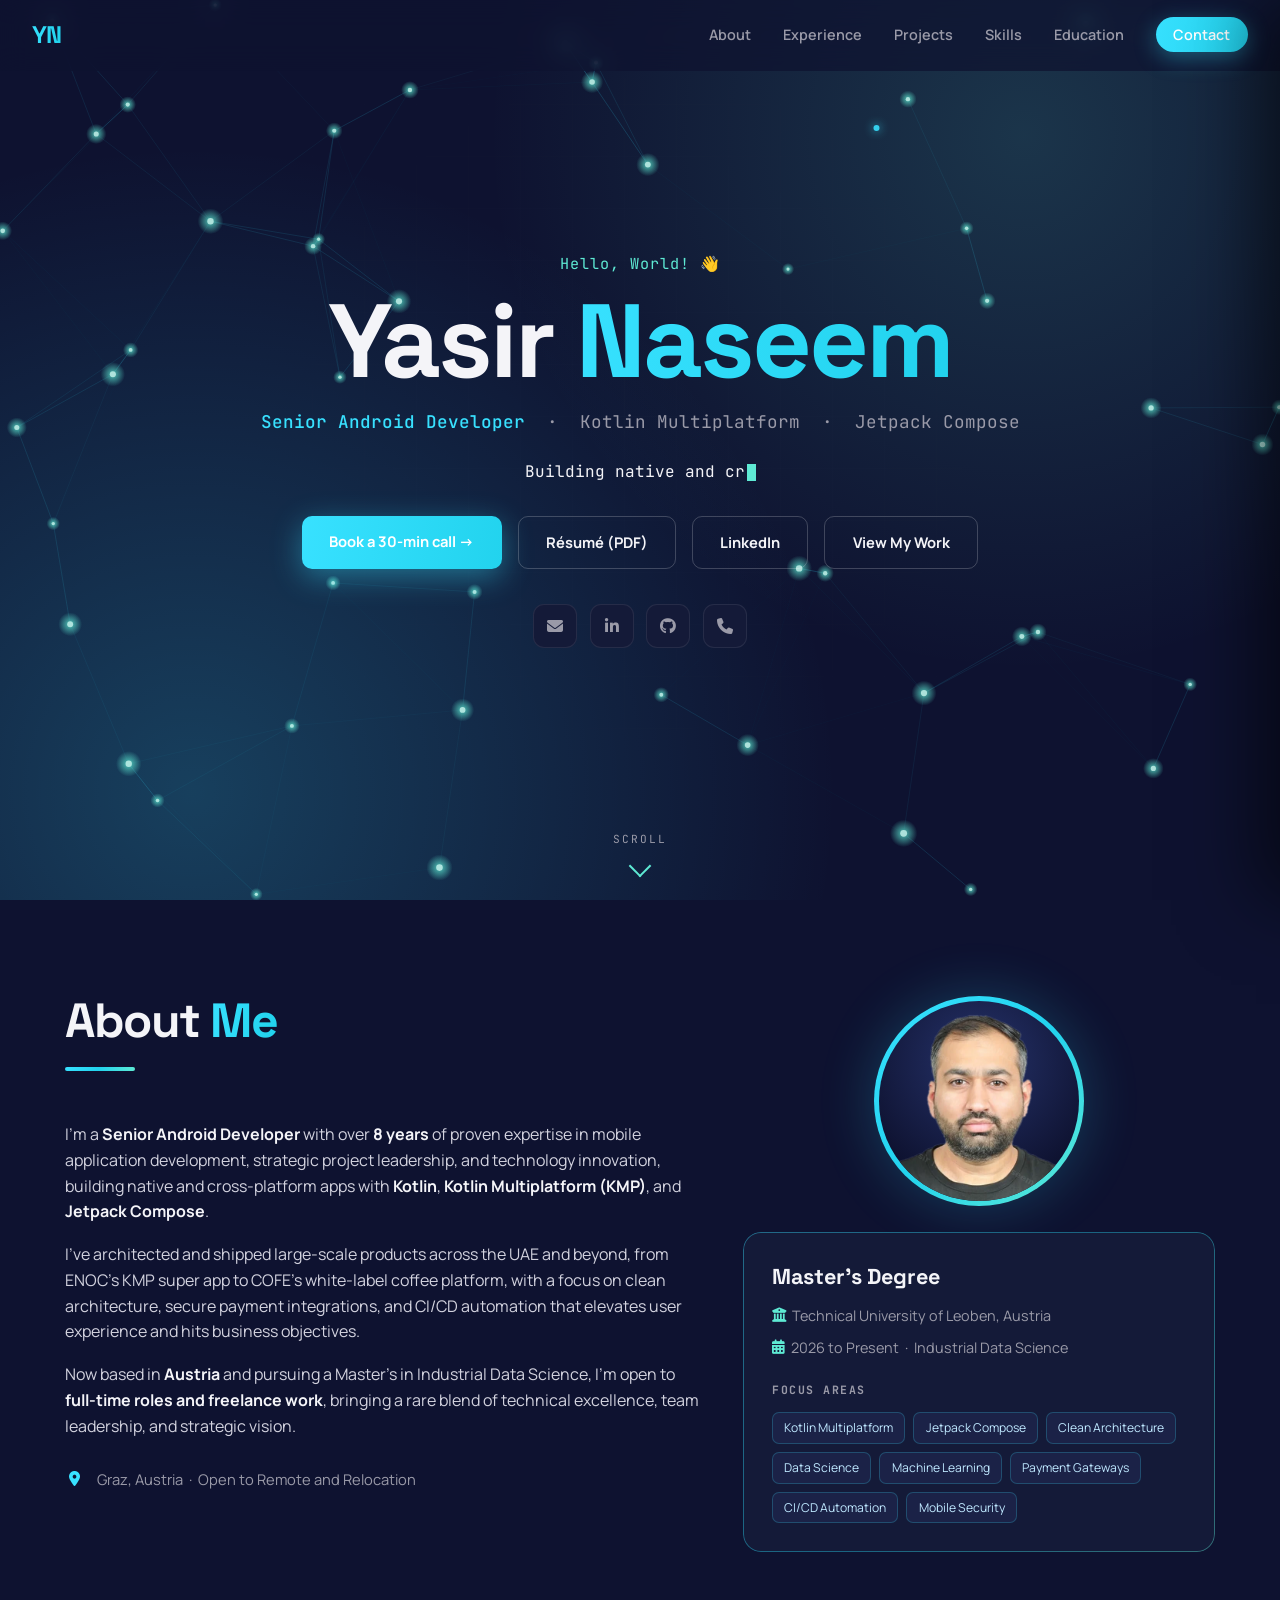
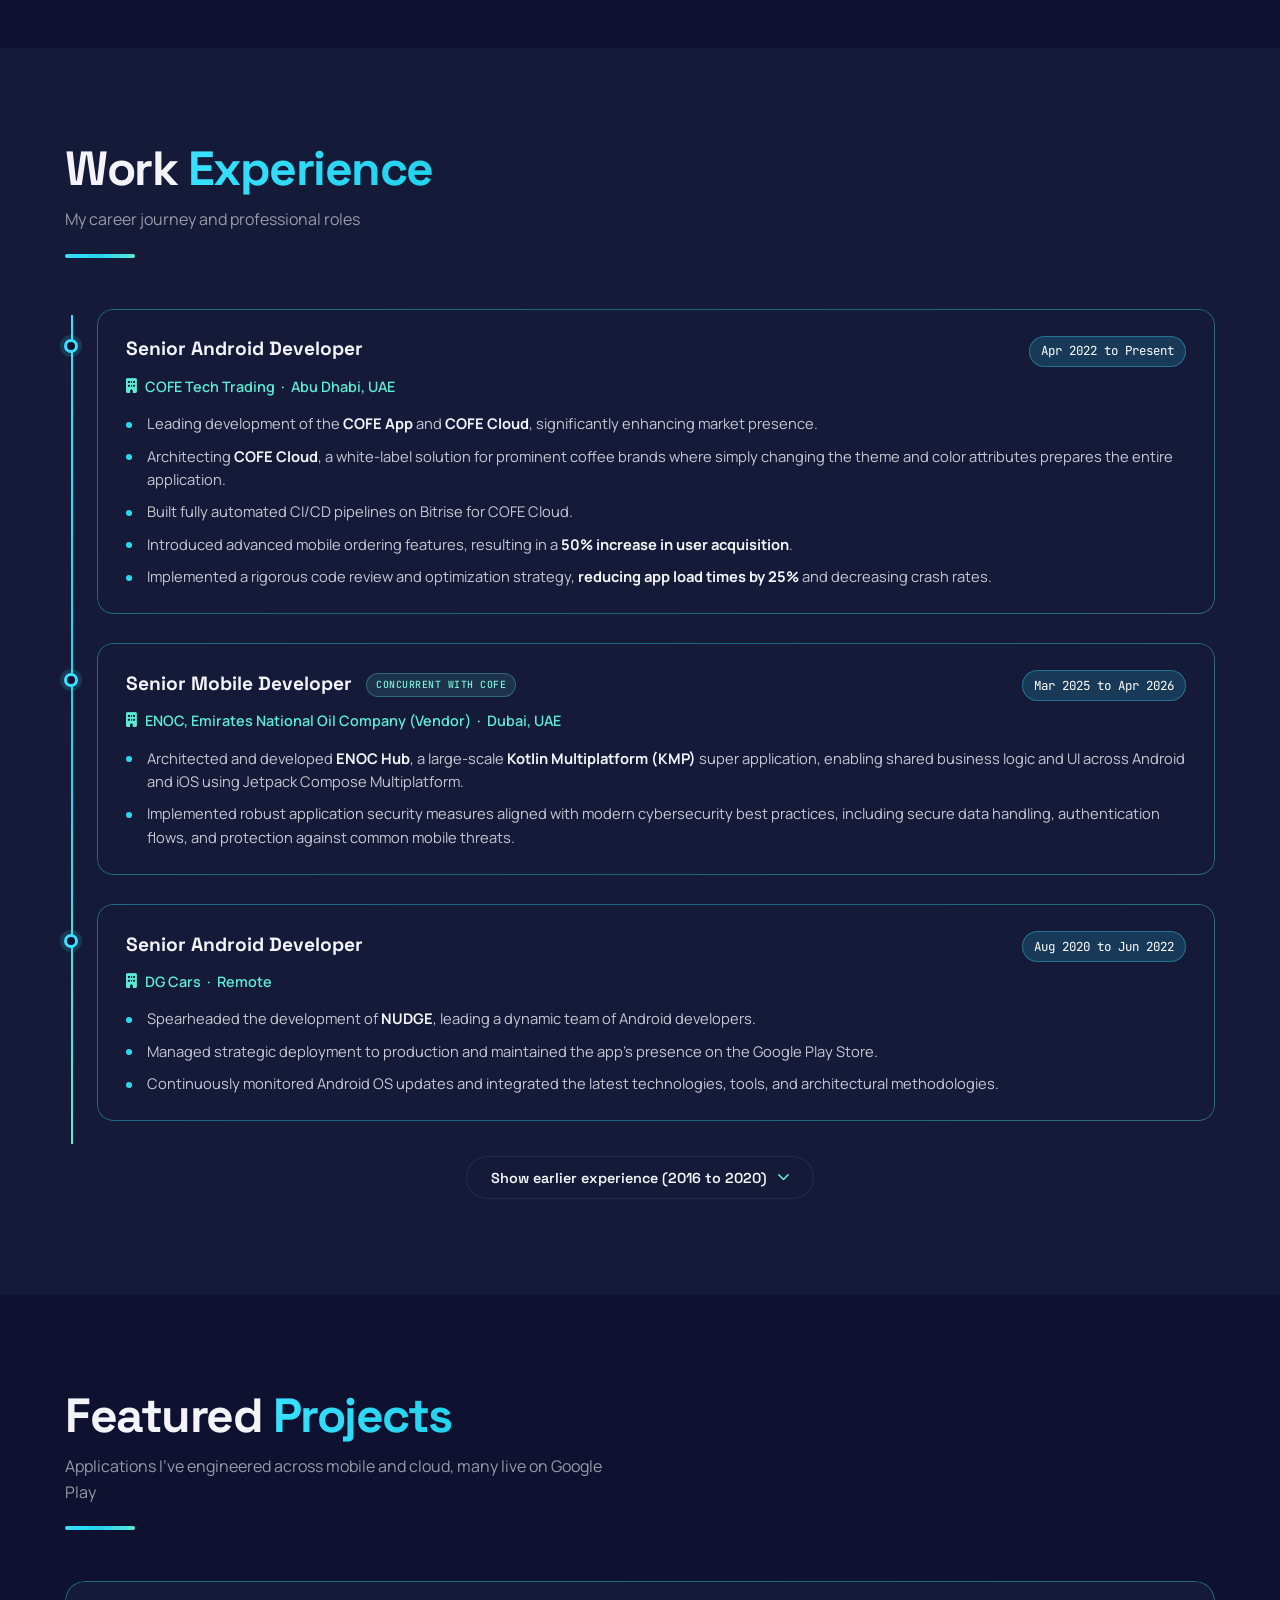
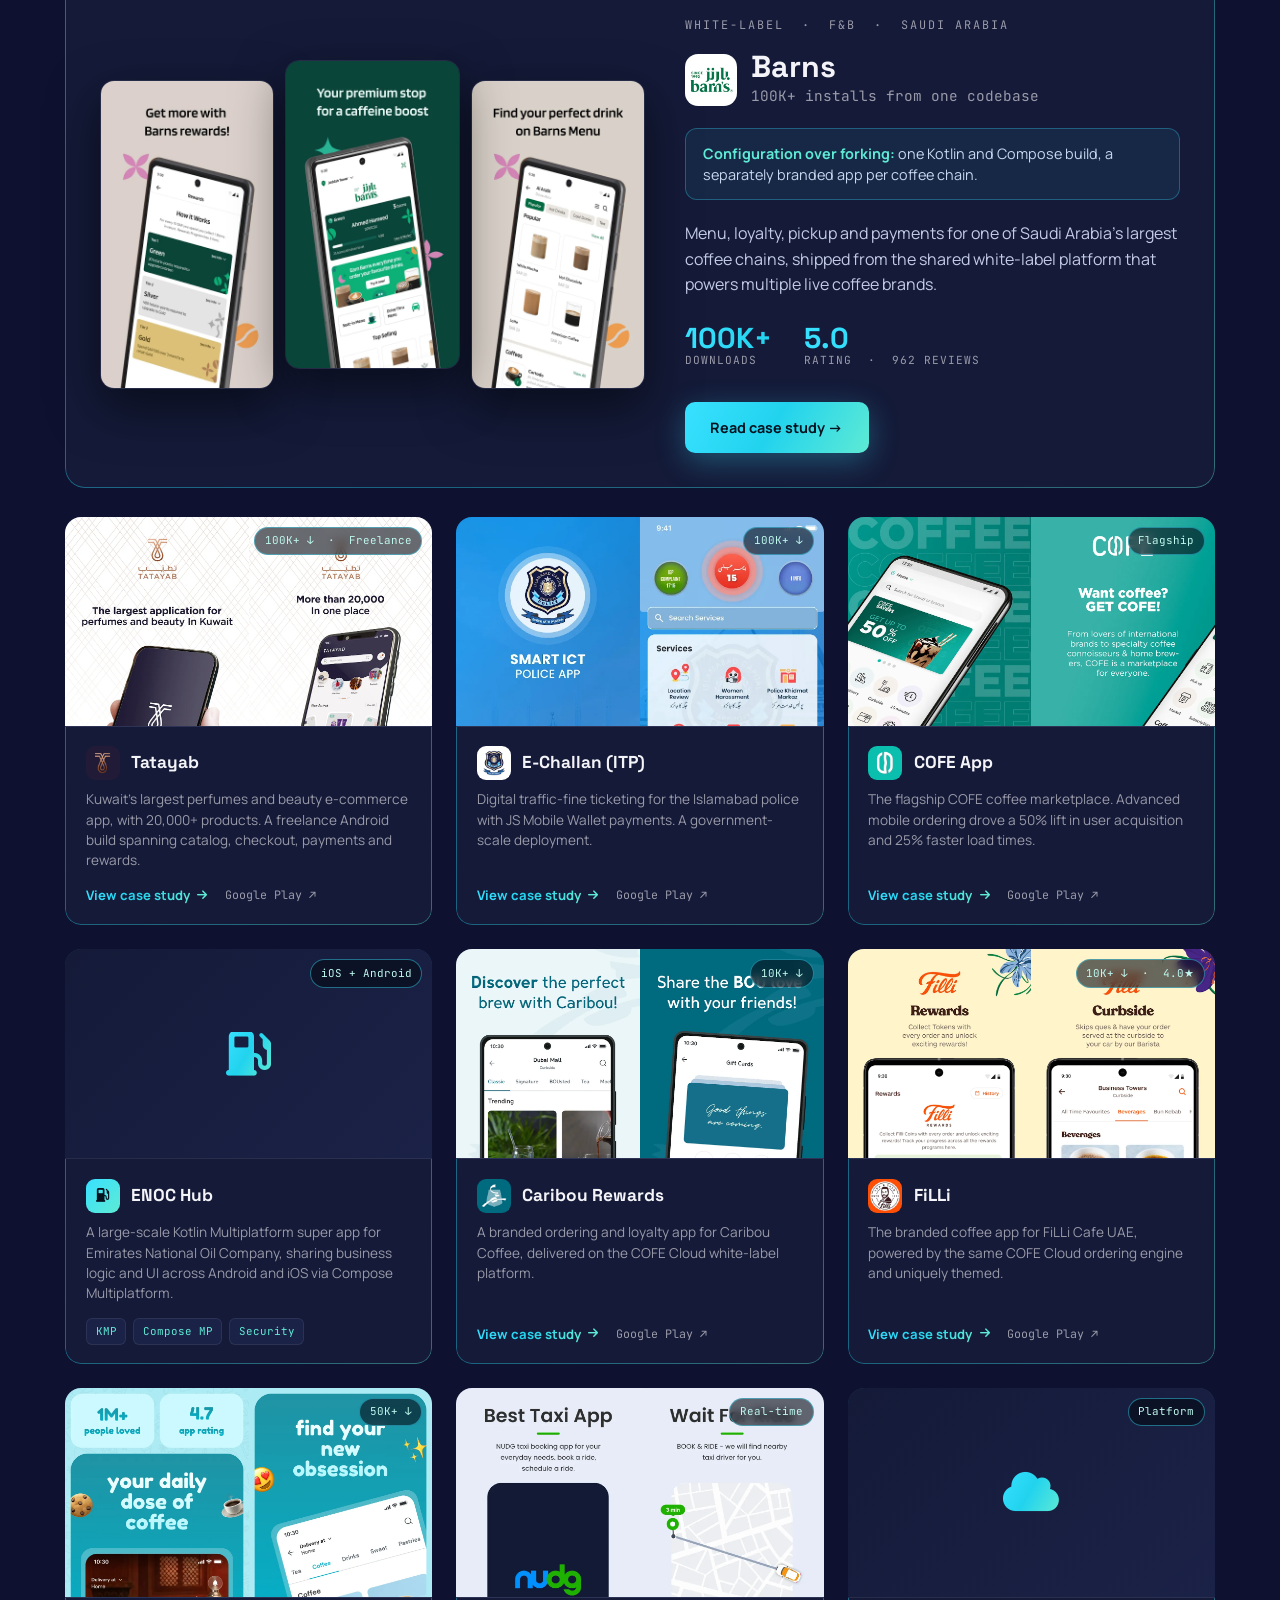
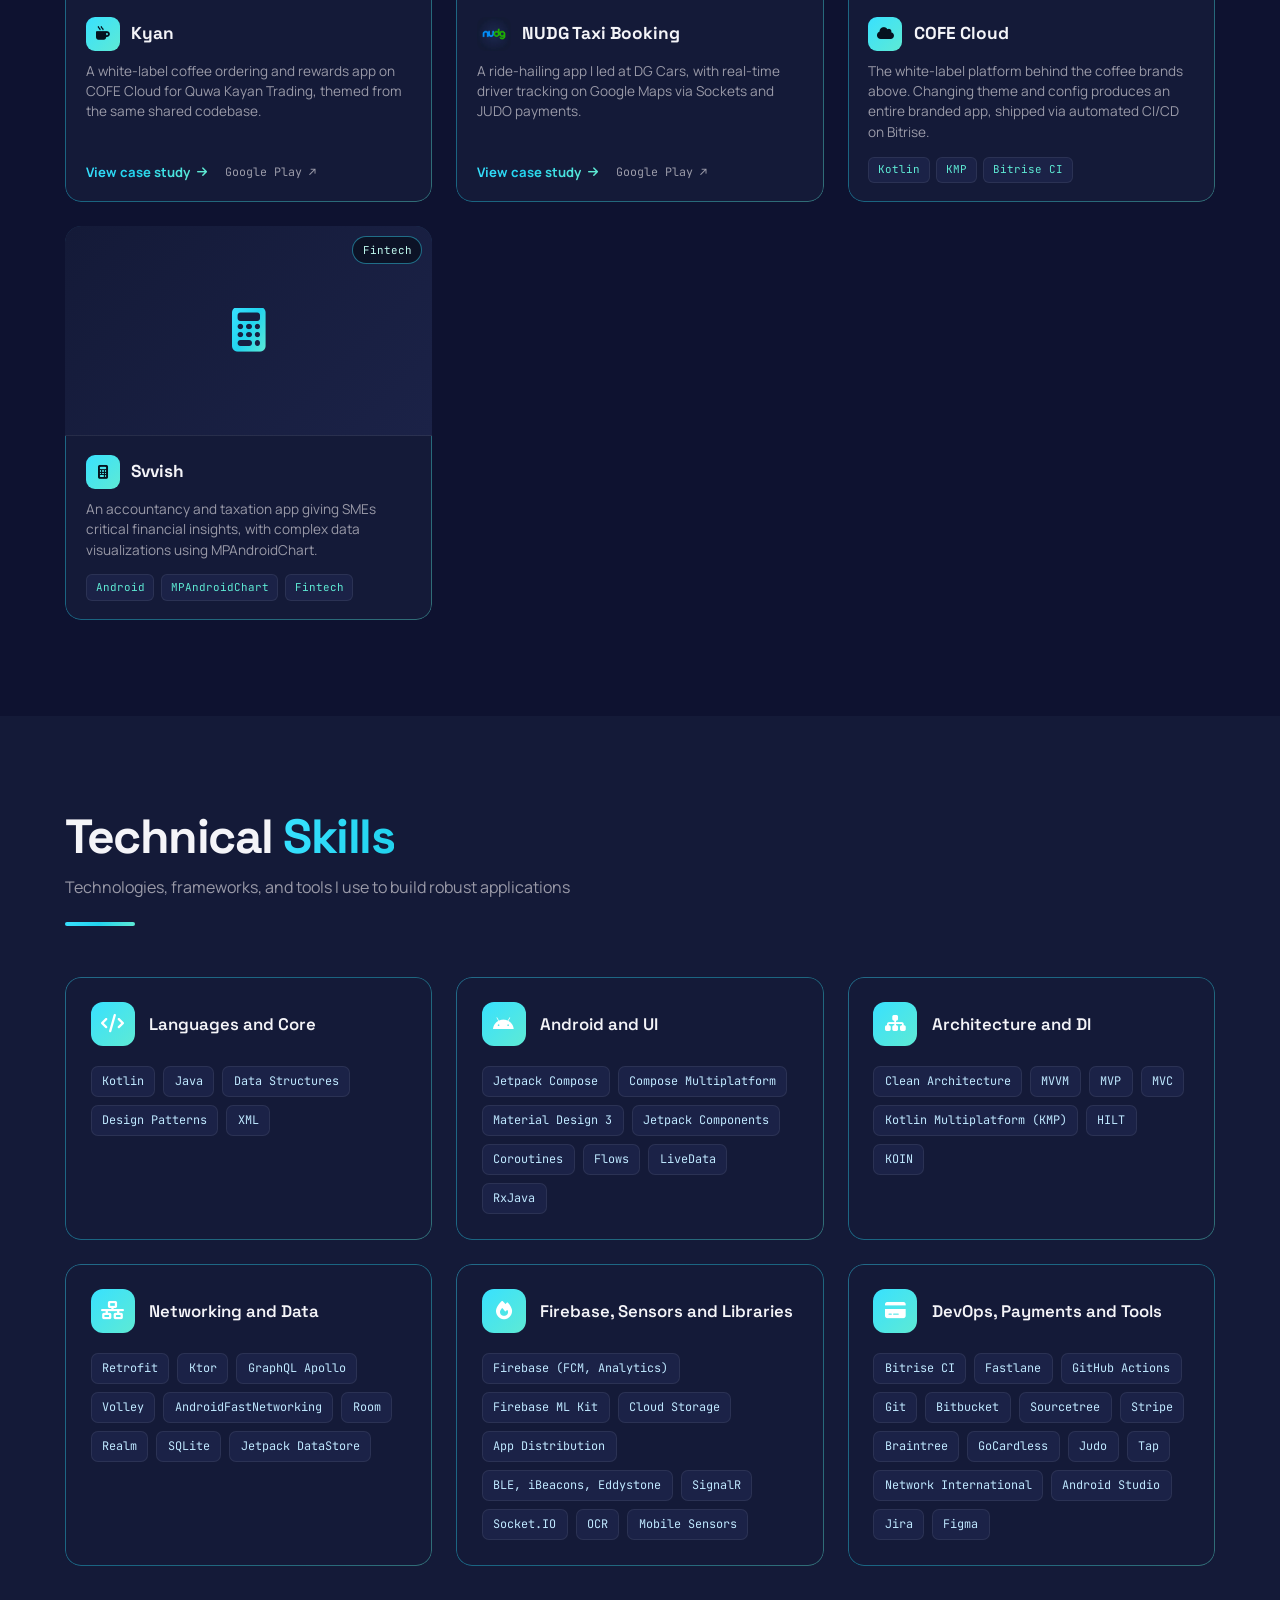
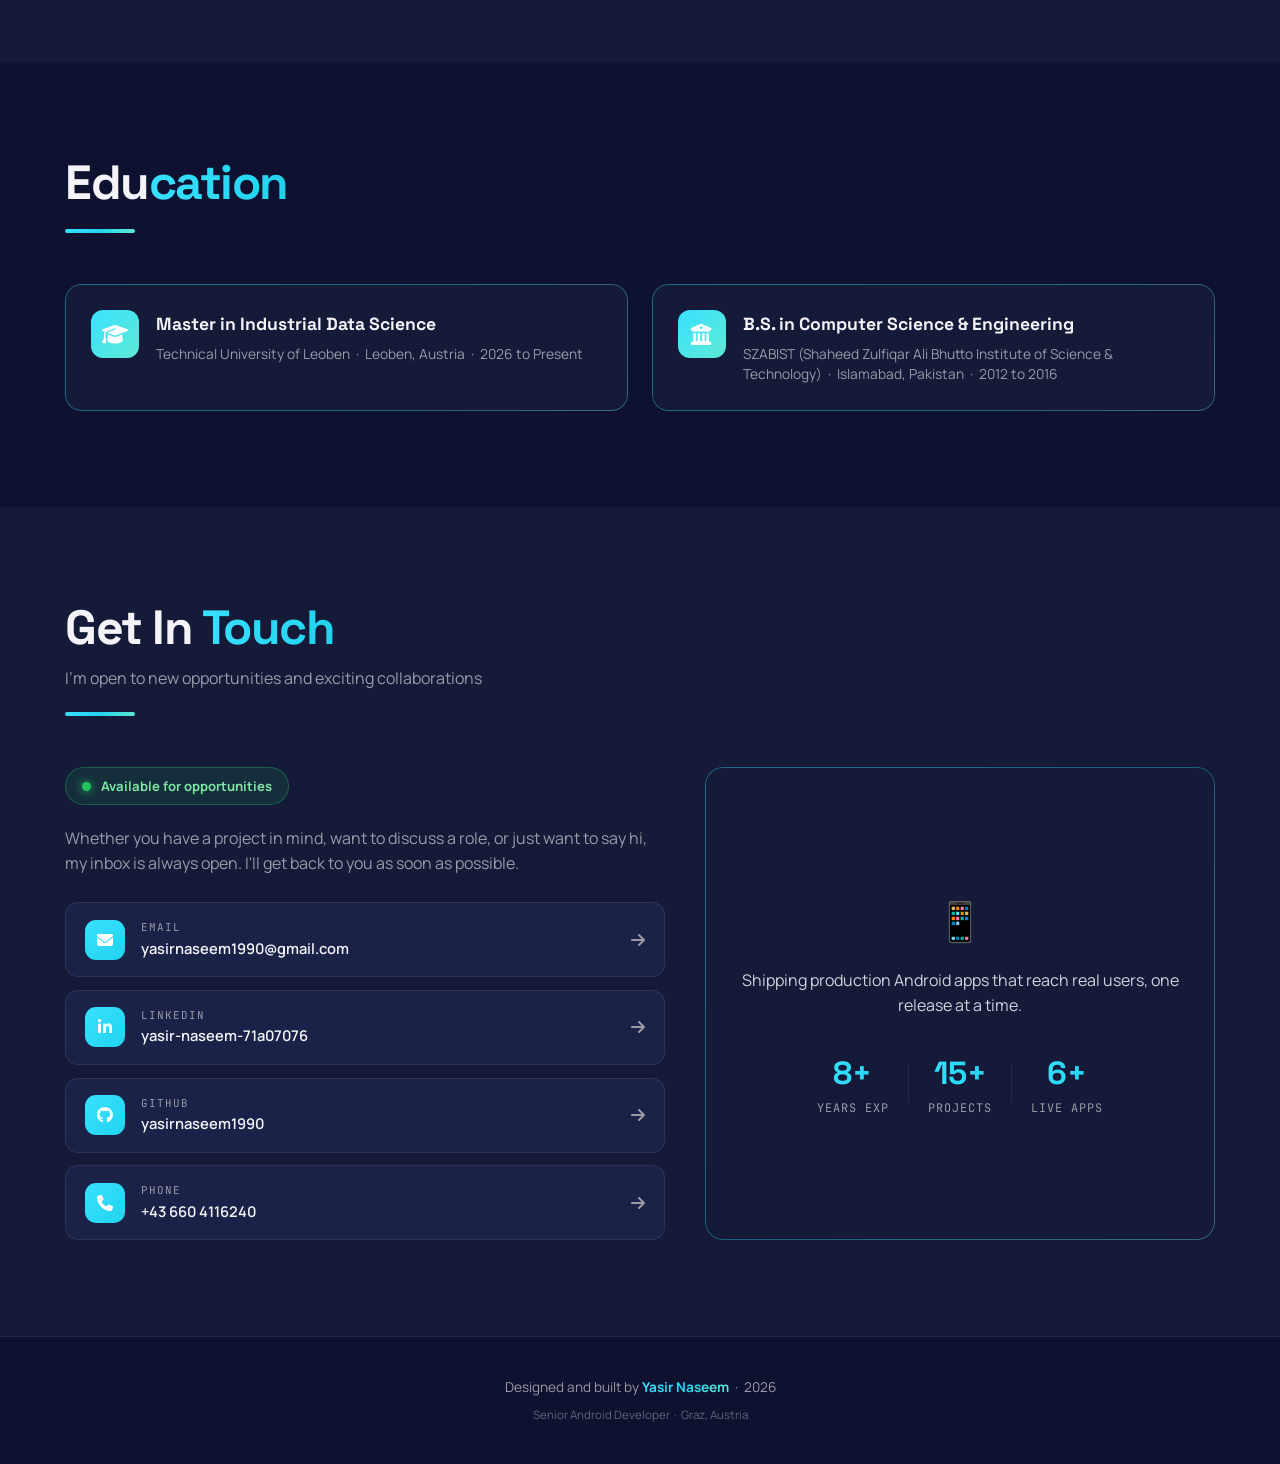
<file: index.html>
<!DOCTYPE html>
<html lang="en">
<head>
    <meta charset="UTF-8">
    <meta name="viewport" content="width=device-width, initial-scale=1.0">
    <title>Yasir Naseem · Senior Android Developer</title>
    <meta name="description" content="Portfolio of Yasir Naseem, Senior Android Developer with 8+ years building native and cross-platform mobile apps with Kotlin, Kotlin Multiplatform (KMP), and Jetpack Compose.">
    <link rel="icon" href="assets/favicon.svg" type="image/svg+xml">
    <link rel="icon" href="assets/favicon-32.png" sizes="32x32" type="image/png">
    <link rel="icon" href="assets/favicon-16.png" sizes="16x16" type="image/png">
    <link rel="apple-touch-icon" href="assets/apple-touch-icon.png">
    <meta name="theme-color" content="#0e1230">
    <link rel="preconnect" href="https://fonts.googleapis.com">
    <link rel="preconnect" href="https://fonts.gstatic.com" crossorigin>
    <link href="https://fonts.googleapis.com/css2?family=Space+Grotesk:wght@400;500;600;700&family=Manrope:wght@400;500;600;700;800&family=JetBrains+Mono:wght@400;500;700&display=swap" rel="stylesheet">
    <link rel="stylesheet" href="https://cdnjs.cloudflare.com/ajax/libs/font-awesome/6.5.0/css/all.min.css">
    <style>
        *,*::before,*::after{margin:0;padding:0;box-sizing:border-box}

        :root{
            --bg:#0e1230;
            --bg2:#141a38;
            --bg3:#1b2247;
            --purple:#38e1ff;
            --magenta:#22d3ee;
            --orange:#5eead4;
            --grad:linear-gradient(120deg,#38e1ff 0%,#22d3ee 48%,#5eead4 100%);
            --txt:#f4f4f8;
            --txt2:#9a9aa8;
            --line:rgba(255,255,255,.08);
        }

        html{scroll-behavior:smooth}
        body{
            font-family:'Manrope',sans-serif;
            background:var(--bg);color:var(--txt);
            line-height:1.6;overflow-x:hidden;
        }
        img{max-width:100%}
        ::selection{background:rgba(56,225,255,.4)}
        ::-webkit-scrollbar{width:6px}
        ::-webkit-scrollbar-track{background:#0e1230}
        ::-webkit-scrollbar-thumb{background:var(--purple);border-radius:4px}

        .grad-text{
            background:linear-gradient(100deg,#38e1ff,#22d3ee,#5eead4,#38e1ff);
            background-size:300% 100%;
            -webkit-background-clip:text;background-clip:text;color:transparent;
            animation:flow 7s linear infinite;
        }
        @keyframes flow{to{background-position:300% 0}}

        /* gradient border helper */
        .gborder{position:relative;background:var(--bg2)}
        .gborder::before{
            content:"";position:absolute;inset:0;border-radius:inherit;padding:1px;
            background:linear-gradient(130deg,#38e1ff,#22d3ee,#5eead4);
            -webkit-mask:linear-gradient(#000 0 0) content-box,linear-gradient(#000 0 0);
            -webkit-mask-composite:xor;mask-composite:exclude;
            pointer-events:none;opacity:.4;transition:opacity .3s;
        }
        .gborder:hover::before{opacity:1}

        /* ── NAV ── */
        nav{
            position:fixed;top:0;width:100%;z-index:1000;
            padding:1rem 2rem;display:flex;justify-content:space-between;align-items:center;
            backdrop-filter:blur(14px);background:rgba(14,18,48,.72);
            border-bottom:1px solid transparent;transition:border-color .3s;
        }
        nav.scrolled{border-color:var(--line)}
        .nav-logo{font-family:'Space Grotesk';font-size:1.5rem;font-weight:700;text-decoration:none;letter-spacing:-1px}
        .nav-links{display:flex;gap:2rem;list-style:none}
        .nav-links a{color:var(--txt2);text-decoration:none;font-size:.9rem;font-weight:600;transition:color .25s;position:relative}
        .nav-links a:hover,.nav-links a.active{color:var(--txt)}
        .nav-links a.active::after{content:"";position:absolute;left:0;right:0;bottom:-6px;height:2px;background:var(--grad);border-radius:2px}
        .nav-links a.nav-cta{
            padding:.5rem 1.1rem;border-radius:100px;color:#fff;
            background:linear-gradient(100deg,var(--purple),var(--magenta));
            box-shadow:0 6px 22px rgba(56,225,255,.35);
        }
        .nav-links a.nav-cta:hover{color:#fff;filter:brightness(1.1)}
        .nav-links a.nav-cta::after{display:none}
        .hamburger{display:none;flex-direction:column;gap:5px;cursor:pointer}
        .hamburger span{width:24px;height:2px;background:var(--txt);border-radius:2px;transition:.3s}

        /* ── HERO ── */
        #hero{position:relative;min-height:100vh;display:flex;align-items:center;justify-content:center;text-align:center;overflow:hidden;padding:0 1.5rem}
        .hero-glow{position:absolute;inset:0;z-index:0;
            background:
                radial-gradient(circle at 80% 15%,rgba(94,234,212,.16),transparent 42%),
                radial-gradient(circle at 15% 88%,rgba(56,225,255,.22),transparent 48%);}
        .hero-canvas{position:absolute;inset:0;width:100%;height:100%;z-index:0;opacity:.9}
        .hero-grid{position:absolute;inset:0;z-index:0;opacity:.28;
            background-image:linear-gradient(rgba(255,255,255,.03) 1px,transparent 1px),linear-gradient(90deg,rgba(255,255,255,.03) 1px,transparent 1px);
            background-size:52px 52px;
            -webkit-mask:radial-gradient(circle at 50% 45%,#000,transparent 72%);
            mask:radial-gradient(circle at 50% 45%,#000,transparent 72%);}
        .hero-content{position:relative;z-index:2;max-width:900px}
        .hero-greeting{font-family:'JetBrains Mono';color:var(--orange);font-size:.95rem;letter-spacing:1px;margin-bottom:1rem}
        .hero-name{font-family:'Space Grotesk';font-weight:700;font-size:clamp(3rem,10vw,6.5rem);line-height:.95;letter-spacing:-3px}
        .hero-tagline{font-family:'JetBrains Mono';color:var(--txt2);margin-top:1.1rem;font-size:clamp(.85rem,2.2vw,1.1rem)}
        .hero-tagline b{color:var(--purple);font-weight:500}
        .hero-typing{font-size:1rem;color:var(--txt);margin-top:1.4rem;min-height:1.6rem;font-family:'JetBrains Mono'}
        .cursor{display:inline-block;width:9px;height:1.1rem;background:var(--orange);margin-left:2px;vertical-align:middle;animation:blink 1s steps(2) infinite}
        @keyframes blink{50%{opacity:0}}
        .hero-btns{display:flex;gap:1rem;justify-content:center;margin-top:2rem;flex-wrap:wrap}
        .btn-primary,.btn-outline{padding:.85rem 1.7rem;border-radius:10px;font-weight:700;font-size:.92rem;text-decoration:none;transition:.25s;display:inline-block}
        .btn-primary{background:linear-gradient(100deg,var(--purple),var(--magenta));color:#fff;box-shadow:0 8px 30px rgba(56,225,255,.4)}
        .btn-primary:hover{transform:translateY(-2px);filter:brightness(1.08)}
        .btn-outline{border:1px solid rgba(255,255,255,.2);color:var(--txt)}
        .btn-outline:hover{border-color:var(--orange);color:var(--orange)}
        .hero-socials{display:flex;gap:.8rem;justify-content:center;margin-top:2.2rem}
        .social-btn{width:44px;height:44px;border-radius:11px;display:grid;place-items:center;color:var(--txt2);text-decoration:none;background:var(--bg2);border:1px solid var(--line);transition:.25s}
        .social-btn:hover{color:#fff;border-color:transparent;background:linear-gradient(135deg,var(--purple),var(--orange));transform:translateY(-3px)}
        .scroll-hint{position:absolute;bottom:1.6rem;left:50%;transform:translateX(-50%);z-index:2;text-align:center;color:var(--txt2)}
        .scroll-hint span{font-family:'JetBrains Mono';font-size:.7rem;letter-spacing:2px;text-transform:uppercase}
        .arrow-down{width:16px;height:16px;border-right:2px solid var(--orange);border-bottom:2px solid var(--orange);transform:rotate(45deg);margin:.5rem auto 0;animation:bounce 1.8s infinite}
        @keyframes bounce{0%,100%{transform:rotate(45deg) translate(0,0)}50%{transform:rotate(45deg) translate(5px,5px)}}

        /* ── SECTION SHELL ── */
        section{padding:6rem 2rem;position:relative}
        .full-wrap{background:var(--bg2)}
        .wrap,.inner{max-width:1150px;margin:0 auto}
        .sec-head{margin-bottom:3.2rem}
        .sec-title{font-family:'Space Grotesk';font-size:clamp(2rem,5vw,3rem);font-weight:700;letter-spacing:-1.5px;line-height:1.05}
        .sec-sub{color:var(--txt2);margin-top:.8rem;font-size:1rem;max-width:560px}
        .sec-line{width:70px;height:4px;background:var(--grad);border-radius:4px;margin-top:1.3rem}

        /* reveal */
        .reveal{opacity:0;transform:translateY(28px);transition:opacity .7s ease,transform .7s ease}
        .reveal.in{opacity:1;transform:none}
        .reveal.d1{transition-delay:.1s}.reveal.d2{transition-delay:.2s}.reveal.d3{transition-delay:.3s}

        /* ── ABOUT ── */
        .about-grid{display:grid;grid-template-columns:1.15fr .85fr;gap:2.5rem;align-items:start}
        .about-text p{margin-bottom:1.1rem;color:#d2d2de}
        .about-text strong{color:var(--txt);font-weight:700}
        .about-meta{margin-top:1.8rem;display:flex;flex-direction:column;gap:.75rem}
        .meta-row{display:flex;align-items:center;gap:.85rem;color:var(--txt2);font-size:.92rem}
        .meta-row i{color:var(--purple);width:18px;text-align:center}
        .meta-row a{color:var(--txt2);text-decoration:none;transition:color .2s}
        .meta-row a:hover{color:var(--orange)}
        .about-side{display:flex;flex-direction:column;gap:1.6rem;align-items:center}
        .portrait{position:relative;width:210px;height:210px;border-radius:50%;padding:5px;margin:0;background:linear-gradient(135deg,var(--purple),var(--magenta),var(--orange));box-shadow:0 0 55px rgba(56,225,255,.22);flex-shrink:0}
        .portrait-inner{width:100%;height:100%;border-radius:50%;overflow:hidden;background:radial-gradient(circle at 50% 30%, #26336b, #0e1230 74%)}
        .portrait-inner img{width:100%;height:100%;object-fit:cover;object-position:50% 12%;display:block;-webkit-user-drag:none;user-select:none;-webkit-user-select:none;pointer-events:none}
        .portrait-shield{position:absolute;inset:0;border-radius:50%;z-index:2}
        .edu-card{border-radius:18px;padding:1.8rem}
        .edu-card h3{font-family:'Space Grotesk';font-size:1.35rem;font-weight:700}
        .edu-card .uni,.edu-card .yr{color:var(--txt2);font-size:.9rem;margin-top:.55rem;display:flex;align-items:center}
        .edu-card .uni i,.edu-card .yr i{color:var(--orange)}
        .cw{margin-top:1.4rem}
        .cw h4{font-family:'JetBrains Mono';font-size:.72rem;text-transform:uppercase;letter-spacing:1.5px;color:var(--txt2);margin-bottom:.8rem}
        .cw-tags{display:flex;flex-wrap:wrap;gap:.5rem}
        .cw-tag{font-size:.76rem;padding:.32rem .7rem;border-radius:7px;background:var(--bg3);border:1px solid rgba(56,225,255,.22);color:#bfe8ff}

        /* ── SKILLS ── */
        .skills-grid{display:grid;grid-template-columns:repeat(auto-fit,minmax(280px,1fr));gap:1.5rem}
        .skill-box{border-radius:16px;padding:1.6rem}
        .skill-box-head{display:flex;align-items:center;gap:.9rem;margin-bottom:1.2rem}
        .skill-ico{width:44px;height:44px;border-radius:12px;display:grid;place-items:center;font-size:1.15rem;color:#fff;background:linear-gradient(135deg,var(--purple),var(--orange))}
        .skill-box-name{font-family:'Space Grotesk';font-weight:600;font-size:1.05rem}
        .skill-pills{display:flex;flex-wrap:wrap;gap:.5rem}
        .pill{font-family:'JetBrains Mono';font-size:.74rem;padding:.32rem .65rem;border-radius:7px;background:var(--bg3);border:1px solid rgba(255,255,255,.07);color:#bfe8ff}

        /* ── EXPERIENCE ── */
        .timeline{position:relative;padding-left:2rem}
        .timeline::before{content:"";position:absolute;left:6px;top:6px;bottom:6px;width:2px;background:linear-gradient(var(--purple),var(--magenta),var(--orange))}
        .tl-item{position:relative;margin-bottom:1.8rem}
        .tl-dot{position:absolute;left:-2rem;top:1.9rem;width:14px;height:14px;border-radius:50%;background:var(--bg);border:3px solid var(--purple);box-shadow:0 0 0 4px rgba(56,225,255,.15);transform:translateX(-1px)}
        .exp-card{border-radius:16px;padding:1.6rem 1.8rem}
        .exp-top{display:flex;justify-content:space-between;align-items:baseline;flex-wrap:wrap;gap:.4rem}
        .exp-role{font-family:'Space Grotesk';font-size:1.2rem;font-weight:700}
        .concur{display:inline-block;vertical-align:middle;margin-left:.6rem;font-family:'JetBrains Mono';font-size:.62rem;font-weight:500;letter-spacing:.5px;text-transform:uppercase;padding:.2rem .55rem;border-radius:100px;color:#7ff0dd;background:rgba(94,234,212,.12);border:1px solid rgba(94,234,212,.3)}
        .exp-period{font-family:'JetBrains Mono';font-size:.78rem;color:#fff;padding:.28rem .7rem;border-radius:100px;background:rgba(56,225,255,.16);border:1px solid rgba(56,225,255,.35)}
        .exp-co{color:var(--orange);font-size:.9rem;font-weight:600;margin:.5rem 0 .9rem;display:flex;align-items:center;gap:.5rem}
        .exp-list{list-style:none;display:flex;flex-direction:column;gap:.55rem}
        .exp-list li{position:relative;padding-left:1.3rem;color:#c8c8d4;font-size:.92rem}
        .exp-list li::before{content:"";position:absolute;left:0;top:.6rem;width:6px;height:6px;border-radius:50%;background:var(--grad)}
        .exp-list strong{color:var(--txt);font-weight:700}
        /* collapsible earlier experience */
        .exp-more{display:grid;grid-template-rows:1fr;opacity:1;transition:grid-template-rows .45s ease,opacity .4s ease}
        .exp-more.collapsed{grid-template-rows:0fr;opacity:0}
        .exp-more-inner{overflow:hidden;min-height:0;padding-left:2.2rem;margin-left:-2.2rem}
        .exp-more-wrap{display:flex;justify-content:center;margin-top:.4rem}
        .exp-toggle{display:inline-flex;align-items:center;gap:.6rem;font-family:'Space Grotesk';font-weight:600;font-size:.9rem;color:var(--txt);background:var(--bg2);border:1px solid var(--line);padding:.7rem 1.5rem;border-radius:100px;cursor:pointer;transition:background .25s,border-color .25s,color .25s}
        .exp-toggle:hover{border-color:transparent;background:linear-gradient(100deg,rgba(56,225,255,.16),rgba(94,234,212,.12));color:#fff}
        .exp-toggle .et-chev{color:var(--orange);font-size:.78rem;transition:transform .35s ease}
        .exp-toggle[aria-expanded="true"] .et-chev{transform:rotate(180deg)}

        /* ── PROJECTS ── */
        .projects-grid{display:grid;grid-template-columns:repeat(auto-fit,minmax(300px,1fr));gap:1.5rem}
        .proj-card{border-radius:16px;padding:1.6rem;display:flex;flex-direction:column;transition:transform .25s}
        .proj-card:hover{transform:translateY(-5px)}
        .proj-head{display:flex;justify-content:space-between;align-items:center;margin-bottom:1rem}
        .proj-ico{width:46px;height:46px;border-radius:12px;display:grid;place-items:center;font-size:1.25rem;color:#fff;background:linear-gradient(135deg,var(--purple),var(--magenta))}
        .proj-ico.logo{background:#fff;overflow:hidden}
        .proj-ico.logo img{width:100%;height:100%;object-fit:cover}
        .proj-date{font-family:'JetBrains Mono';font-size:.7rem;color:var(--txt2);text-align:right}
        .proj-name{font-family:'Space Grotesk';font-size:1.2rem;font-weight:700;margin-bottom:.55rem}
        .proj-desc{color:var(--txt2);font-size:.88rem;line-height:1.55;flex:1}
        .proj-tech{display:flex;flex-wrap:wrap;gap:.4rem;margin-top:1rem}
        .tech-tag{font-family:'JetBrains Mono';font-size:.68rem;background:var(--bg3);border:1px solid rgba(255,255,255,.07);color:var(--orange);padding:.22rem .55rem;border-radius:6px}
        .proj-link{display:inline-flex;align-items:center;gap:.45rem;margin-top:1.1rem;font-size:.82rem;font-weight:700;color:#fff;text-decoration:none;transition:gap .25s}
        .proj-link span{background:var(--grad);-webkit-background-clip:text;background-clip:text;color:transparent}
        .proj-link:hover{gap:.75rem}
        .proj-link i{font-size:.72rem;color:var(--orange)}
        .proj-actions{display:flex;align-items:center;gap:1.1rem;margin-top:1.1rem;flex-wrap:wrap}
        .proj-actions .proj-link{margin-top:0}
        .proj-play{font-family:'JetBrains Mono';font-size:.73rem;color:var(--txt2);text-decoration:none;transition:color .2s}
        .proj-play:hover{color:var(--orange)}
        /* ── Featured front-cover card ── */
        .feat{display:grid;grid-template-columns:1.1fr 1fr;gap:2.5rem;align-items:center;border-radius:20px;padding:2.2rem;margin-bottom:1.8rem}
        .feat-shots{display:flex;gap:.7rem;align-items:center;justify-content:center}
        .feat-shots img{width:32%;border-radius:14px;border:1px solid var(--line);box-shadow:0 18px 50px rgba(0,0,0,.5)}
        .feat-shots img:nth-child(2){transform:translateY(-20px)}
        .feat-kicker{font-family:'JetBrains Mono';font-size:.74rem;letter-spacing:2px;text-transform:uppercase;color:var(--txt2);margin-bottom:1rem}
        .feat-head{display:flex;align-items:center;gap:.9rem;margin-bottom:1.2rem}
        .feat-head .fl{width:52px;height:52px;border-radius:13px;overflow:hidden;background:#fff;flex-shrink:0}
        .feat-head .fl img{width:100%;height:100%;object-fit:cover}
        .feat-head h3{font-family:'Space Grotesk';font-size:1.9rem;font-weight:700;line-height:1.05}
        .feat-head .sub{color:var(--txt2);font-size:.9rem;font-family:'JetBrains Mono'}
        .feat-pill{border:1px solid rgba(56,225,255,.3);background:rgba(56,225,255,.07);border-radius:12px;padding:.85rem 1.05rem;font-size:.9rem;line-height:1.5;color:#c8d8f0;margin-bottom:1.3rem}
        .feat-pill b{color:#5eead4}
        .feat-desc{color:#c3cbe6;margin-bottom:1.6rem;max-width:520px}
        .feat-cta{display:flex;align-items:center;gap:2rem;flex-wrap:wrap}
        .feat-stat{display:flex;flex-direction:column}
        .feat-stat .num{font-family:'Space Grotesk';font-size:1.8rem;font-weight:700;line-height:1}
        .feat-stat .lbl{font-family:'JetBrains Mono';font-size:.7rem;text-transform:uppercase;letter-spacing:1px;color:var(--txt2)}
        .feat-btn{padding:.85rem 1.6rem;border-radius:10px;font-weight:700;font-size:.9rem;text-decoration:none;color:#06121f;background:var(--grad);box-shadow:0 8px 30px rgba(56,225,255,.3);transition:.2s;display:inline-flex;align-items:center;gap:.5rem}
        .feat-btn:hover{transform:translateY(-2px)}
        /* ── Showcase grid ── */
        .showcase{display:grid;grid-template-columns:repeat(auto-fill,minmax(300px,1fr));gap:1.5rem}
        .vcard{border-radius:16px;overflow:hidden;display:flex;flex-direction:column}
        .vcard-media{display:flex;height:210px;overflow:hidden;background:var(--bg3);position:relative;border-bottom:1px solid var(--line)}
        .vcard-media img{width:50%;height:100%;object-fit:cover;object-position:top}
        .vcard-media.single img{width:100%;object-fit:cover;object-position:center}
        .vcard-media.grad{display:grid;place-items:center;background:linear-gradient(135deg,#141a38,#1b2247)}
        .vcard-media.grad i{font-size:2.8rem;background:var(--grad);-webkit-background-clip:text;background-clip:text;color:transparent}
        .vcard-media .dl{position:absolute;top:10px;right:10px;font-family:'JetBrains Mono';font-size:.68rem;background:rgba(6,10,20,.6);backdrop-filter:blur(4px);color:#bff8ee;padding:.28rem .6rem;border-radius:100px;border:1px solid rgba(56,225,255,.45)}
        .vcard-body{padding:1.2rem 1.3rem;display:flex;flex-direction:column;gap:.6rem;flex:1}
        .vcard-top{display:flex;align-items:center;gap:.7rem}
        .vcard-top .vl{width:34px;height:34px;border-radius:9px;overflow:hidden;background:#fff;flex-shrink:0}
        .vcard-top .vl img{width:100%;height:100%;object-fit:cover}
        .vcard-top h4{font-family:'Space Grotesk';font-size:1.08rem;font-weight:700}
        .vcard-body p{color:var(--txt2);font-size:.85rem;line-height:1.5;flex:1}
        .vcard .proj-actions{margin-top:.3rem}
        @media(max-width:760px){.feat{grid-template-columns:1fr;gap:1.6rem;padding:1.5rem}.feat-shots img:nth-child(2){transform:none}}

        /* ── EDUCATION ── */
        .edu-grid{display:grid;grid-template-columns:repeat(auto-fit,minmax(320px,1fr));gap:1.5rem}
        .ed-card{border-radius:16px;padding:1.6rem;display:flex;gap:1.1rem;align-items:flex-start}
        .ed-ico{width:48px;height:48px;border-radius:12px;display:grid;place-items:center;font-size:1.3rem;color:#fff;background:linear-gradient(135deg,var(--purple),var(--orange));flex-shrink:0}
        .ed-info h4{font-family:'Space Grotesk';font-size:1.1rem;font-weight:700;margin-bottom:.35rem}
        .ed-info p{color:var(--txt2);font-size:.86rem;line-height:1.5}

        /* ── CONTACT ── */
        .contact-grid{display:grid;grid-template-columns:1fr .85fr;gap:2.5rem;align-items:stretch}
        .avail-badge{display:inline-flex;align-items:center;gap:.6rem;font-size:.82rem;font-weight:700;padding:.45rem 1rem;border-radius:100px;background:rgba(34,197,94,.12);border:1px solid rgba(34,197,94,.35);color:#7ee6a4}
        .avail-dot{width:9px;height:9px;border-radius:50%;background:#22c55e;box-shadow:0 0 10px #22c55e}
        .contact-intro{color:var(--txt2);margin:1.3rem 0 1.6rem;font-size:1rem;line-height:1.6}
        .contact-links{display:flex;flex-direction:column;gap:.8rem}
        .cl-item{display:flex;align-items:center;gap:1rem;padding:1rem 1.2rem;border-radius:13px;text-decoration:none;background:var(--bg3);border:1px solid var(--line);transition:.25s}
        .cl-item:hover{border-color:transparent;background:linear-gradient(100deg,rgba(56,225,255,.16),rgba(94,234,212,.12))}
        .cl-ico{width:40px;height:40px;border-radius:11px;display:grid;place-items:center;color:#fff;background:linear-gradient(135deg,var(--purple),var(--magenta));flex-shrink:0}
        .cl-label{font-family:'JetBrains Mono';font-size:.68rem;text-transform:uppercase;letter-spacing:1px;color:var(--txt2)}
        .cl-val{color:var(--txt);font-weight:600;font-size:.92rem}
        .cl-arr{margin-left:auto;color:var(--txt2);transition:.25s}
        .cl-item:hover .cl-arr{color:var(--orange);transform:translateX(4px)}
        .stat-panel{border-radius:18px;padding:2.2rem;display:flex;flex-direction:column;justify-content:center;text-align:center}
        .stat-emoji{font-size:2.4rem;margin-bottom:1rem}
        .stat-panel>p{color:#d2d2de;font-size:1rem;margin-bottom:1.8rem}
        .stats{display:flex;align-items:center;justify-content:center;gap:1.2rem}
        .stat-num{font-family:'Space Grotesk';font-size:2rem;font-weight:700}
        .stat-lbl{font-size:.74rem;color:var(--txt2);text-transform:uppercase;letter-spacing:1px;font-family:'JetBrains Mono'}
        .stat-div{width:1px;height:38px;background:var(--line)}

        /* ── FOOTER ── */
        footer{text-align:center;padding:2.5rem 2rem;border-top:1px solid var(--line);color:var(--txt2);font-size:.85rem}
        footer span{background:var(--grad);-webkit-background-clip:text;background-clip:text;color:transparent;font-weight:700}

        /* ── RESPONSIVE ── */
        @media(max-width:820px){
            .about-grid,.contact-grid{grid-template-columns:1fr}
            .nav-links{position:fixed;top:0;right:-100%;height:100vh;width:70%;max-width:300px;flex-direction:column;justify-content:center;align-items:center;gap:2rem;background:rgba(14,18,48,.97);backdrop-filter:blur(20px);transition:right .35s;padding:2rem}
            .nav-links.open{right:0}
            .hamburger{display:flex;z-index:1001}
            section{padding:4.5rem 1.4rem}
        }
        /* ── CASE-STUDY DRAWER ── */
        .drawer-backdrop{position:fixed;inset:0;z-index:2000;background:rgba(4,6,14,.62);backdrop-filter:blur(3px);opacity:0;visibility:hidden;transition:opacity .35s ease}
        .drawer-backdrop.open{opacity:1;visibility:visible}
        .drawer{position:fixed;top:0;right:0;height:100%;width:min(720px,64vw);z-index:2001;background:var(--bg);box-shadow:-24px 0 70px rgba(0,0,0,.55);transform:translateX(100%);transition:transform .38s cubic-bezier(.4,0,.2,1);display:flex;flex-direction:column;will-change:transform}
        .drawer.open{transform:translateX(0)}
        .drawer-bar{position:absolute;top:0;right:0;left:0;height:0;z-index:3}
        .drawer-close{position:absolute;top:1rem;right:1rem;z-index:4;width:42px;height:42px;border-radius:50%;border:1px solid var(--line);background:rgba(20,26,56,.85);backdrop-filter:blur(10px);color:var(--txt);font-size:1.05rem;cursor:pointer;display:grid;place-items:center;transition:transform .25s,background .25s,color .25s}
        .drawer-close:hover{background:var(--purple);color:#06121f;transform:rotate(90deg)}
        .drawer-frame{flex:1;width:100%;border:0;background:var(--bg)}
        .drawer-load{position:absolute;top:50%;left:50%;transform:translate(-50%,-50%);z-index:1;width:34px;height:34px;border:3px solid rgba(56,225,255,.25);border-top-color:var(--purple);border-radius:50%;animation:spin .8s linear infinite;opacity:0;transition:opacity .2s}
        .drawer.loading .drawer-load{opacity:1}
        @keyframes spin{to{transform:translate(-50%,-50%) rotate(360deg)}}
        body.drawer-open{overflow:hidden}
        @media(max-width:860px){.drawer{width:100vw}}
    </style>
<noscript><style>.exp-more{grid-template-rows:1fr!important;opacity:1!important}.exp-toggle{display:none!important}</style></noscript>
</head>
<body>

<!-- ══ NAV ══ -->
<nav id="navbar">
    <a href="#hero" class="nav-logo grad-text">YN</a>
    <ul class="nav-links" id="navLinks">
        <li><a href="#about">About</a></li>
        <li><a href="#experience">Experience</a></li>
        <li><a href="#projects">Projects</a></li>
        <li><a href="#skills">Skills</a></li>
        <li><a href="#education">Education</a></li>
        <li><a href="#contact" class="nav-cta">Contact</a></li>
    </ul>
    <div class="hamburger" id="ham" onclick="toggleNav()"><span></span><span></span><span></span></div>
</nav>

<!-- ══ HERO ══ -->
<section id="hero">
    <div class="hero-glow"></div>
    <canvas class="hero-canvas" id="heroGraph"></canvas>
    <div class="hero-grid"></div>
    <div class="hero-content">
        <p class="hero-greeting">Hello, World! 👋</p>
        <h1 class="hero-name">Yasir <span class="grad-text">Naseem</span></h1>
        <p class="hero-tagline"><b>Senior Android Developer</b> &nbsp;·&nbsp; Kotlin Multiplatform &nbsp;·&nbsp; Jetpack Compose</p>
        <div class="hero-typing"><span id="typed"></span><span class="cursor"></span></div>
        <div class="hero-btns">
            <a href="https://calendly.com/yasirnaseem/30min" target="_blank" rel="noopener" class="btn-primary">Book a 30-min call →</a>
            <a href="assets/Yasir-Naseem-Resume.pdf" target="_blank" class="btn-outline">Résumé (PDF)</a>
            <a href="https://www.linkedin.com/in/yasir-naseem-71a07076/" target="_blank" rel="noopener" class="btn-outline">LinkedIn</a>
            <a href="#projects" class="btn-outline">View My Work</a>
        </div>
        <div class="hero-socials">
            <a href="mailto:yasirnaseem1990@gmail.com" class="social-btn" title="Email"><i class="fas fa-envelope"></i></a>
            <a href="https://www.linkedin.com/in/yasir-naseem-71a07076/" target="_blank" class="social-btn" title="LinkedIn"><i class="fab fa-linkedin-in"></i></a>
            <a href="https://github.com/yasirnaseem1990" target="_blank" class="social-btn" title="GitHub"><i class="fab fa-github"></i></a>
            <a href="tel:+436604116240" class="social-btn" title="Phone"><i class="fas fa-phone"></i></a>
        </div>
    </div>
    <div class="scroll-hint"><span>Scroll</span><div class="arrow-down"></div></div>
</section>

<!-- ══ ABOUT ══ -->
<section id="about">
    <div class="wrap">
        <div class="about-grid">
            <div class="about-text reveal">
                <div class="sec-head">
                    <h2 class="sec-title">About <span class="grad-text">Me</span></h2>
                    <div class="sec-line"></div>
                </div>
                <p>I'm a <strong>Senior Android Developer</strong> with over <strong>8 years</strong> of proven expertise in mobile application development, strategic project leadership, and technology innovation, building native and cross-platform apps with <strong>Kotlin</strong>, <strong>Kotlin Multiplatform (KMP)</strong>, and <strong>Jetpack Compose</strong>.</p>
                <p>I've architected and shipped large-scale products across the UAE and beyond, from ENOC's KMP super app to COFE's white-label coffee platform, with a focus on clean architecture, secure payment integrations, and CI/CD automation that elevates user experience and hits business objectives.</p>
                <p>Now based in <strong>Austria</strong> and pursuing a Master's in Industrial Data Science, I'm open to <strong>full-time roles and freelance work</strong>, bringing a rare blend of technical excellence, team leadership, and strategic vision.</p>
                <div class="about-meta">
                    <div class="meta-row"><i class="fas fa-map-marker-alt"></i><span>Graz, Austria &nbsp;·&nbsp; Open to Remote and Relocation</span></div>
                </div>
            </div>
            <div class="about-side reveal d2">
              <figure class="portrait" oncontextmenu="return false;">
                  <div class="portrait-inner"><img src="assets/yasir-portrait.webp" alt="Yasir Naseem, Senior Android Developer" draggable="false"></div>
                  <span class="portrait-shield" aria-hidden="true"></span>
              </figure>
              <div class="edu-card gborder">
                <h3>Master's Degree</h3>
                <p class="uni"><i class="fas fa-university"></i>&nbsp; Technical University of Leoben, Austria</p>
                <p class="yr"><i class="fas fa-calendar-alt"></i>&nbsp; 2026 to Present &nbsp;·&nbsp; Industrial Data Science</p>
                <div class="cw">
                    <h4>Focus Areas</h4>
                    <div class="cw-tags">
                        <span class="cw-tag">Kotlin Multiplatform</span>
                        <span class="cw-tag">Jetpack Compose</span>
                        <span class="cw-tag">Clean Architecture</span>
                        <span class="cw-tag">Data Science</span>
                        <span class="cw-tag">Machine Learning</span>
                        <span class="cw-tag">Payment Gateways</span>
                        <span class="cw-tag">CI/CD Automation</span>
                        <span class="cw-tag">Mobile Security</span>
                    </div>
                </div>
              </div>
            </div>
        </div>
    </div>
</section>

<!-- ══ EXPERIENCE ══ -->
<section id="experience" class="full-wrap">
    <div class="wrap">
        <div class="sec-head reveal">
            <h2 class="sec-title">Work <span class="grad-text">Experience</span></h2>
            <p class="sec-sub">My career journey and professional roles</p>
            <div class="sec-line"></div>
        </div>
        <div class="timeline">
            <div class="tl-item reveal">
                <div class="tl-dot"></div>
                <div class="exp-card gborder">
                    <div class="exp-top"><span class="exp-role">Senior Android Developer</span><span class="exp-period">Apr 2022 to Present</span></div>
                    <p class="exp-co"><i class="fas fa-building"></i>COFE Tech Trading &nbsp;·&nbsp; Abu Dhabi, UAE</p>
                    <ul class="exp-list">
                        <li>Leading development of the <strong>COFE App</strong> and <strong>COFE Cloud</strong>, significantly enhancing market presence.</li>
                        <li>Architecting <strong>COFE Cloud</strong>, a white-label solution for prominent coffee brands where simply changing the theme and color attributes prepares the entire application.</li>
                        <li>Built fully automated CI/CD pipelines on Bitrise for COFE Cloud.</li>
                        <li>Introduced advanced mobile ordering features, resulting in a <strong>50% increase in user acquisition</strong>.</li>
                        <li>Implemented a rigorous code review and optimization strategy, <strong>reducing app load times by 25%</strong> and decreasing crash rates.</li>
                    </ul>
                </div>
            </div>
            <div class="tl-item reveal d1">
                <div class="tl-dot"></div>
                <div class="exp-card gborder">
                    <div class="exp-top"><span class="exp-role">Senior Mobile Developer <span class="concur">Concurrent with COFE</span></span><span class="exp-period">Mar 2025 to Apr 2026</span></div>
                    <p class="exp-co"><i class="fas fa-building"></i>ENOC, Emirates National Oil Company (Vendor) &nbsp;·&nbsp; Dubai, UAE</p>
                    <ul class="exp-list">
                        <li>Architected and developed <strong>ENOC Hub</strong>, a large-scale <strong>Kotlin Multiplatform (KMP)</strong> super application, enabling shared business logic and UI across Android and iOS using Jetpack Compose Multiplatform.</li>
                        <li>Implemented robust application security measures aligned with modern cybersecurity best practices, including secure data handling, authentication flows, and protection against common mobile threats.</li>
                    </ul>
                </div>
            </div>
            <div class="tl-item reveal d2">
                <div class="tl-dot"></div>
                <div class="exp-card gborder">
                    <div class="exp-top"><span class="exp-role">Senior Android Developer</span><span class="exp-period">Aug 2020 to Jun 2022</span></div>
                    <p class="exp-co"><i class="fas fa-building"></i>DG Cars &nbsp;·&nbsp; Remote</p>
                    <ul class="exp-list">
                        <li>Spearheaded the development of <strong>NUDGE</strong>, leading a dynamic team of Android developers.</li>
                        <li>Managed strategic deployment to production and maintained the app's presence on the Google Play Store.</li>
                        <li>Continuously monitored Android OS updates and integrated the latest technologies, tools, and architectural methodologies.</li>
                    </ul>
                </div>
            </div>
            <div class="exp-more collapsed" id="expMore"><div class="exp-more-inner">
<div class="tl-item reveal">
                <div class="tl-dot"></div>
                <div class="exp-card gborder">
                    <div class="exp-top"><span class="exp-role">Senior Android Developer</span><span class="exp-period">Jun 2018 to May 2020</span></div>
                    <p class="exp-co"><i class="fas fa-building"></i>Softoo &nbsp;·&nbsp; Islamabad, Pakistan</p>
                    <ul class="exp-list">
                        <li>Key developer on <strong>SVVISH</strong>, a project for a UK-based client focused on complex graphical data visualizations using the MPAndroidChart graph library.</li>
                        <li>Managed a team of two junior Android developers, delegating tasks strategically based on complexity to enhance efficiency.</li>
                        <li>Responsible for accurate task duration estimation during scrum meetings, ensuring realistic and efficient development timelines.</li>
                    </ul>
                </div>
            </div>
            <div class="tl-item reveal d1">
                <div class="tl-dot"></div>
                <div class="exp-card gborder">
                    <div class="exp-top"><span class="exp-role">Mid-Level Android Developer</span><span class="exp-period">Oct 2017 to May 2018</span></div>
                    <p class="exp-co"><i class="fas fa-building"></i>App in Snap &nbsp;·&nbsp; Islamabad, Pakistan</p>
                    <ul class="exp-list">
                        <li>Independently spearheaded development of the <strong>E-Challan</strong> product, now operational in a metropolitan city.</li>
                        <li>Managed the project life cycle autonomously from conception to deployment.</li>
                    </ul>
                </div>
            </div>
            <div class="tl-item reveal d2">
                <div class="tl-dot"></div>
                <div class="exp-card gborder">
                    <div class="exp-top"><span class="exp-role">Junior Android Developer</span><span class="exp-period">Apr 2016 to Sep 2017</span></div>
                    <p class="exp-co"><i class="fas fa-building"></i>Barefoot &nbsp;·&nbsp; Islamabad, Pakistan</p>
                    <ul class="exp-list">
                        <li>Developed applications using the MVC architecture while adhering to Agile methodologies.</li>
                        <li>Built a solution using mobile sensors to detect a driver's movements and alert them not to use the phone while driving.</li>
                    </ul>
                </div>
            </div></div></div>

        </div>
            <div class="exp-more-wrap">
                <button class="exp-toggle" id="expToggle" aria-expanded="false" aria-controls="expMore">
                    <span class="et-label">Show earlier experience (2016 to 2020)</span>
                    <i class="fas fa-chevron-down et-chev"></i>
                </button>
            </div>
    </div>
</section>

<!-- ══ PROJECTS ══ -->
<section id="projects">
    <div class="inner">
        <div class="sec-head reveal">
            <h2 class="sec-title">Featured <span class="grad-text">Projects</span></h2>
            <p class="sec-sub">Applications I've engineered across mobile and cloud, many live on Google Play</p>
            <div class="sec-line"></div>
        </div>
        <div class="feat gborder reveal">
            <div class="feat-shots">
                <img src="assets/barns/barns-1.webp" alt="Barns rewards screen" loading="lazy">
                <img src="assets/barns/barns-2.webp" alt="Barns home screen" loading="lazy">
                <img src="assets/barns/barns-3.webp" alt="Barns menu screen" loading="lazy">
            </div>
            <div class="feat-info">
                <p class="feat-kicker">White-label &nbsp;·&nbsp; F&amp;B &nbsp;·&nbsp; Saudi Arabia</p>
                <div class="feat-head">
                    <div class="fl"><img src="assets/barns/barns-logo.webp" alt="Barns logo"></div>
                    <div><h3>Barns</h3><span class="sub">100K+ installs from one codebase</span></div>
                </div>
                <div class="feat-pill"><b>Configuration over forking:</b> one Kotlin and Compose build, a separately branded app per coffee chain.</div>
                <p class="feat-desc">Menu, loyalty, pickup and payments for one of Saudi Arabia's largest coffee chains, shipped from the shared white-label platform that powers multiple live coffee brands.</p>
                <div class="feat-cta">
                    <div class="feat-stat"><span class="num grad-text">100K+</span><span class="lbl">Downloads</span></div>
                    <div class="feat-stat"><span class="num grad-text">5.0</span><span class="lbl">Rating &nbsp;·&nbsp; 962 reviews</span></div>
                    <a href="work/barns.html" class="feat-btn">Read case study →</a>
                </div>
            </div>
        </div>

        <div class="showcase">
            <div class="vcard gborder reveal">
                <a href="work/tatayab.html" class="vcard-media">
                    <img src="assets/tatayab/tatayab-1.webp" alt="Tatayab brand" loading="lazy">
                    <img src="assets/tatayab/tatayab-2.webp" alt="Tatayab home" loading="lazy">
                    <span class="dl">100K+ &#8595; &nbsp;·&nbsp; Freelance</span>
                </a>
                <div class="vcard-body">
                    <div class="vcard-top"><div class="vl"><img src="assets/tatayab/tatayab-logo.webp" alt="Tatayab logo"></div><h4>Tatayab</h4></div>
                    <p>Kuwait's largest perfumes and beauty e-commerce app, with 20,000+ products. A freelance Android build spanning catalog, checkout, payments and rewards.</p>
                    <div class="proj-actions"><a href="work/tatayab.html" class="proj-link"><span>View case study</span> <i class="fas fa-arrow-right"></i></a><a href="https://play.google.com/store/apps/details?id=com.tatayab.tatayab" target="_blank" class="proj-play">Google Play &#8599;</a></div>
                </div>
            </div>
            <div class="vcard gborder reveal">
                <a href="work/ictp.html" class="vcard-media">
                    <img src="assets/ictp/ictp-1.webp" alt="Smart ICT Police splash" loading="lazy">
                    <img src="assets/ictp/ictp-2.webp" alt="Smart ICT Police services" loading="lazy">
                    <span class="dl">100K+ &#8595;</span>
                </a>
                <div class="vcard-body">
                    <div class="vcard-top"><div class="vl"><img src="assets/ictp/ictp-logo.webp" alt="ICT Police logo"></div><h4>E-Challan (ITP)</h4></div>
                    <p>Digital traffic-fine ticketing for the Islamabad police with JS Mobile Wallet payments. A government-scale deployment.</p>
                    <div class="proj-actions"><a href="work/ictp.html" class="proj-link"><span>View case study</span> <i class="fas fa-arrow-right"></i></a><a href="https://play.google.com/store/apps/details?id=pk.pitb.gov.ictp" target="_blank" class="proj-play">Google Play &#8599;</a></div>
                </div>
            </div>

            <div class="vcard gborder reveal">
                <a href="work/cofe-app.html" class="vcard-media">
                    <img src="assets/cofe/cofe-1.webp" alt="COFE App home" loading="lazy">
                    <img src="assets/cofe/cofe-7.webp" alt="COFE App marketplace" loading="lazy">
                    <span class="dl">Flagship</span>
                </a>
                <div class="vcard-body">
                    <div class="vcard-top"><div class="vl"><img src="assets/cofe/cofe-logo.webp" alt="COFE App logo"></div><h4>COFE App</h4></div>
                    <p>The flagship COFE coffee marketplace. Advanced mobile ordering drove a 50% lift in user acquisition and 25% faster load times.</p>
                    <div class="proj-actions"><a href="work/cofe-app.html" class="proj-link"><span>View case study</span> <i class="fas fa-arrow-right"></i></a><a href="https://play.google.com/store/apps/details?id=com.cofedistrict" target="_blank" class="proj-play">Google Play &#8599;</a></div>
                </div>
            </div>

            <div class="vcard gborder reveal">
                <div class="vcard-media grad"><i class="fas fa-gas-pump"></i><span class="dl">iOS + Android</span></div>
                <div class="vcard-body">
                    <div class="vcard-top"><div class="vl" style="display:grid;place-items:center;background:linear-gradient(135deg,#38e1ff,#5eead4)"><i class="fas fa-gas-pump" style="color:#06121f;font-size:.85rem"></i></div><h4>ENOC Hub</h4></div>
                    <p>A large-scale Kotlin Multiplatform super app for Emirates National Oil Company, sharing business logic and UI across Android and iOS via Compose Multiplatform.</p>
                    <div class="proj-tech" style="margin-top:.3rem"><span class="tech-tag">KMP</span><span class="tech-tag">Compose MP</span><span class="tech-tag">Security</span></div>
                </div>
            </div>

            <div class="vcard gborder reveal">
                <a href="work/caribou-rewards.html" class="vcard-media">
                    <img src="assets/caribou/caribou-1.webp" alt="Caribou menu" loading="lazy">
                    <img src="assets/caribou/caribou-2.webp" alt="Caribou gifting" loading="lazy">
                    <span class="dl">10K+ &#8595;</span>
                </a>
                <div class="vcard-body">
                    <div class="vcard-top"><div class="vl"><img src="assets/caribou/caribou-logo.webp" alt="Caribou logo"></div><h4>Caribou Rewards</h4></div>
                    <p>A branded ordering and loyalty app for Caribou Coffee, delivered on the COFE Cloud white-label platform.</p>
                    <div class="proj-actions"><a href="work/caribou-rewards.html" class="proj-link"><span>View case study</span> <i class="fas fa-arrow-right"></i></a><a href="https://play.google.com/store/apps/details?id=cloud.cofe.caribou" target="_blank" class="proj-play">Google Play &#8599;</a></div>
                </div>
            </div>

            <div class="vcard gborder reveal">
                <a href="work/filli.html" class="vcard-media">
                    <img src="assets/filli/filli-rewards.webp" alt="FiLLi rewards" loading="lazy">
                    <img src="assets/filli/filli-curbside.webp" alt="FiLLi curbside" loading="lazy">
                    <span class="dl">10K+ &#8595; &nbsp;·&nbsp; 4.0&#9733;</span>
                </a>
                <div class="vcard-body">
                    <div class="vcard-top"><div class="vl"><img src="assets/filli/filli-logo.webp" alt="FiLLi logo"></div><h4>FiLLi</h4></div>
                    <p>The branded coffee app for FiLLi Cafe UAE, powered by the same COFE Cloud ordering engine and uniquely themed.</p>
                    <div class="proj-actions"><a href="work/filli.html" class="proj-link"><span>View case study</span> <i class="fas fa-arrow-right"></i></a><a href="https://play.google.com/store/apps/details?id=cloud.cofe.filli" target="_blank" class="proj-play">Google Play &#8599;</a></div>
                </div>
            </div>

            <div class="vcard gborder reveal">
                <a href="work/kyan.html" class="vcard-media">
                    <img src="assets/kyan/kyan-1.webp" alt="Kyan home" loading="lazy">
                    <img src="assets/kyan/kyan-2.webp" alt="Kyan menu" loading="lazy">
                    <span class="dl">50K+ &#8595;</span>
                </a>
                <div class="vcard-body">
                    <div class="vcard-top"><div class="vl" style="display:grid;place-items:center;background:linear-gradient(135deg,#38e1ff,#5eead4)"><i class="fas fa-mug-hot" style="color:#06121f;font-size:.85rem"></i></div><h4>Kyan</h4></div>
                    <p>A white-label coffee ordering and rewards app on COFE Cloud for Quwa Kayan Trading, themed from the same shared codebase.</p>
                    <div class="proj-actions"><a href="work/kyan.html" class="proj-link"><span>View case study</span> <i class="fas fa-arrow-right"></i></a><a href="https://play.google.com/store/apps/details?id=cloud.cofe.kyan" target="_blank" class="proj-play">Google Play &#8599;</a></div>
                </div>
            </div>

            <div class="vcard gborder reveal">
                <a href="work/nudg.html" class="vcard-media">
                    <img src="assets/nudg/nudg-1.webp" alt="NUDG home" loading="lazy">
                    <img src="assets/nudg/nudg-4.webp" alt="NUDG live tracking" loading="lazy">
                    <span class="dl">Real-time</span>
                </a>
                <div class="vcard-body">
                    <div class="vcard-top"><div class="vl"><img src="assets/nudg/nudg-logo.webp" alt="NUDG logo"></div><h4>NUDG Taxi Booking</h4></div>
                    <p>A ride-hailing app I led at DG Cars, with real-time driver tracking on Google Maps via Sockets and JUDO payments.</p>
                    <div class="proj-actions"><a href="work/nudg.html" class="proj-link"><span>View case study</span> <i class="fas fa-arrow-right"></i></a><a href="https://play.google.com/store/apps/details?id=com.dggroup.nudg.user.app" target="_blank" class="proj-play">Google Play &#8599;</a></div>
                </div>
            </div>

            <div class="vcard gborder reveal">
                <div class="vcard-media grad"><i class="fas fa-cloud"></i><span class="dl">Platform</span></div>
                <div class="vcard-body">
                    <div class="vcard-top"><div class="vl" style="display:grid;place-items:center;background:linear-gradient(135deg,#38e1ff,#5eead4)"><i class="fas fa-cloud" style="color:#06121f;font-size:.85rem"></i></div><h4>COFE Cloud</h4></div>
                    <p>The white-label platform behind the coffee brands above. Changing theme and config produces an entire branded app, shipped via automated CI/CD on Bitrise.</p>
                    <div class="proj-tech" style="margin-top:.3rem"><span class="tech-tag">Kotlin</span><span class="tech-tag">KMP</span><span class="tech-tag">Bitrise CI</span></div>
                </div>
            </div>

            <div class="vcard gborder reveal">
                <div class="vcard-media grad"><i class="fas fa-calculator"></i><span class="dl">Fintech</span></div>
                <div class="vcard-body">
                    <div class="vcard-top"><div class="vl" style="display:grid;place-items:center;background:linear-gradient(135deg,#38e1ff,#5eead4)"><i class="fas fa-calculator" style="color:#06121f;font-size:.85rem"></i></div><h4>Svvish</h4></div>
                    <p>An accountancy and taxation app giving SMEs critical financial insights, with complex data visualizations using MPAndroidChart.</p>
                    <div class="proj-tech" style="margin-top:.3rem"><span class="tech-tag">Android</span><span class="tech-tag">MPAndroidChart</span><span class="tech-tag">Fintech</span></div>
                </div>
            </div>
        </div>
    </div>
</section>

<!-- ══ SKILLS ══ -->
<section id="skills" class="full-wrap">
    <div class="inner">
        <div class="sec-head reveal">
            <h2 class="sec-title">Technical <span class="grad-text">Skills</span></h2>
            <p class="sec-sub">Technologies, frameworks, and tools I use to build robust applications</p>
            <div class="sec-line"></div>
        </div>
        <div class="skills-grid">
            <div class="skill-box gborder reveal">
                <div class="skill-box-head"><div class="skill-ico"><i class="fas fa-code"></i></div><span class="skill-box-name">Languages and Core</span></div>
                <div class="skill-pills">
                    <span class="pill">Kotlin</span><span class="pill">Java</span>
                    <span class="pill">Data Structures</span><span class="pill">Design Patterns</span><span class="pill">XML</span>
                </div>
            </div>
            <div class="skill-box gborder reveal d1">
                <div class="skill-box-head"><div class="skill-ico"><i class="fab fa-android"></i></div><span class="skill-box-name">Android and UI</span></div>
                <div class="skill-pills">
                    <span class="pill">Jetpack Compose</span><span class="pill">Compose Multiplatform</span>
                    <span class="pill">Material Design 3</span><span class="pill">Jetpack Components</span>
                    <span class="pill">Coroutines</span><span class="pill">Flows</span>
                    <span class="pill">LiveData</span><span class="pill">RxJava</span>
                </div>
            </div>
            <div class="skill-box gborder reveal d2">
                <div class="skill-box-head"><div class="skill-ico"><i class="fas fa-sitemap"></i></div><span class="skill-box-name">Architecture and DI</span></div>
                <div class="skill-pills">
                    <span class="pill">Clean Architecture</span><span class="pill">MVVM</span>
                    <span class="pill">MVP</span><span class="pill">MVC</span>
                    <span class="pill">Kotlin Multiplatform (KMP)</span><span class="pill">HILT</span><span class="pill">KOIN</span>
                </div>
            </div>
            <div class="skill-box gborder reveal">
                <div class="skill-box-head"><div class="skill-ico"><i class="fas fa-network-wired"></i></div><span class="skill-box-name">Networking and Data</span></div>
                <div class="skill-pills">
                    <span class="pill">Retrofit</span><span class="pill">Ktor</span>
                    <span class="pill">GraphQL Apollo</span><span class="pill">Volley</span>
                    <span class="pill">AndroidFastNetworking</span><span class="pill">Room</span>
                    <span class="pill">Realm</span><span class="pill">SQLite</span><span class="pill">Jetpack DataStore</span>
                </div>
            </div>
            <div class="skill-box gborder reveal d1">
                <div class="skill-box-head"><div class="skill-ico"><i class="fas fa-fire"></i></div><span class="skill-box-name">Firebase, Sensors and Libraries</span></div>
                <div class="skill-pills">
                    <span class="pill">Firebase (FCM, Analytics)</span><span class="pill">Firebase ML Kit</span>
                    <span class="pill">Cloud Storage</span><span class="pill">App Distribution</span>
                    <span class="pill">BLE, iBeacons, Eddystone</span><span class="pill">SignalR</span>
                    <span class="pill">Socket.IO</span><span class="pill">OCR</span><span class="pill">Mobile Sensors</span>
                </div>
            </div>
            <div class="skill-box gborder reveal d2">
                <div class="skill-box-head"><div class="skill-ico"><i class="fas fa-credit-card"></i></div><span class="skill-box-name">DevOps, Payments and Tools</span></div>
                <div class="skill-pills">
                    <span class="pill">Bitrise CI</span><span class="pill">Fastlane</span>
                    <span class="pill">GitHub Actions</span><span class="pill">Git</span>
                    <span class="pill">Bitbucket</span><span class="pill">Sourcetree</span>
                    <span class="pill">Stripe</span><span class="pill">Braintree</span>
                    <span class="pill">GoCardless</span><span class="pill">Judo</span>
                    <span class="pill">Tap</span><span class="pill">Network International</span>
                    <span class="pill">Android Studio</span><span class="pill">Jira</span><span class="pill">Figma</span>
                </div>
            </div>
        </div>
    </div>
</section>

<!-- ══ EDUCATION ══ -->
<section id="education">
    <div class="wrap">
        <div class="sec-head reveal">
            <h2 class="sec-title">Edu<span class="grad-text">cation</span></h2>
            <div class="sec-line"></div>
        </div>
        <div class="edu-grid">
            <div class="ed-card gborder reveal">
                <div class="ed-ico"><i class="fas fa-graduation-cap"></i></div>
                <div class="ed-info">
                    <h4>Master in Industrial Data Science</h4>
                    <p>Technical University of Leoben &nbsp;·&nbsp; Leoben, Austria &nbsp;·&nbsp; 2026 to Present</p>
                </div>
            </div>
            <div class="ed-card gborder reveal d1">
                <div class="ed-ico"><i class="fas fa-university"></i></div>
                <div class="ed-info">
                    <h4>B.S. in Computer Science &amp; Engineering</h4>
                    <p>SZABIST (Shaheed Zulfiqar Ali Bhutto Institute of Science &amp; Technology) &nbsp;·&nbsp; Islamabad, Pakistan &nbsp;·&nbsp; 2012 to 2016</p>
                </div>
            </div>
        </div>
    </div>
</section>

<!-- ══ CONTACT ══ -->
<section id="contact" class="full-wrap">
    <div class="inner">
        <div class="sec-head reveal">
            <h2 class="sec-title">Get In <span class="grad-text">Touch</span></h2>
            <p class="sec-sub">I'm open to new opportunities and exciting collaborations</p>
            <div class="sec-line"></div>
        </div>
        <div class="contact-grid">
            <div class="reveal">
                <div class="avail-badge"><div class="avail-dot"></div>Available for opportunities</div>
                <p class="contact-intro">Whether you have a project in mind, want to discuss a role, or just want to say hi, my inbox is always open. I'll get back to you as soon as possible.</p>
                <div class="contact-links">
                    <a href="mailto:yasirnaseem1990@gmail.com" class="cl-item">
                        <div class="cl-ico"><i class="fas fa-envelope"></i></div>
                        <div><div class="cl-label">Email</div><div class="cl-val">yasirnaseem1990@gmail.com</div></div>
                        <i class="fas fa-arrow-right cl-arr"></i>
                    </a>
                    <a href="https://www.linkedin.com/in/yasir-naseem-71a07076/" target="_blank" class="cl-item">
                        <div class="cl-ico"><i class="fab fa-linkedin-in"></i></div>
                        <div><div class="cl-label">LinkedIn</div><div class="cl-val">yasir-naseem-71a07076</div></div>
                        <i class="fas fa-arrow-right cl-arr"></i>
                    </a>
                    <a href="https://github.com/yasirnaseem1990" target="_blank" class="cl-item">
                        <div class="cl-ico"><i class="fab fa-github"></i></div>
                        <div><div class="cl-label">GitHub</div><div class="cl-val">yasirnaseem1990</div></div>
                        <i class="fas fa-arrow-right cl-arr"></i>
                    </a>
                    <a href="tel:+436604116240" class="cl-item">
                        <div class="cl-ico"><i class="fas fa-phone"></i></div>
                        <div><div class="cl-label">Phone</div><div class="cl-val">+43 660 4116240</div></div>
                        <i class="fas fa-arrow-right cl-arr"></i>
                    </a>
                </div>
            </div>
            <div class="stat-panel gborder reveal d2">
                <div class="stat-emoji">📱</div>
                <p>Shipping production Android apps that reach real users, one release at a time.</p>
                <div class="stats">
                    <div class="stat"><div class="stat-num grad-text">8+</div><div class="stat-lbl">Years Exp</div></div>
                    <div class="stat-div"></div>
                    <div class="stat"><div class="stat-num grad-text">15+</div><div class="stat-lbl">Projects</div></div>
                    <div class="stat-div"></div>
                    <div class="stat"><div class="stat-num grad-text">6+</div><div class="stat-lbl">Live Apps</div></div>
                </div>
            </div>
        </div>
    </div>
</section>

<!-- ══ FOOTER ══ -->
<footer>
    <p>Designed and built by <span>Yasir Naseem</span> &nbsp;·&nbsp; 2026</p>
    <p style="margin-top:.4rem;font-size:.72rem;opacity:.6">Senior Android Developer &nbsp;·&nbsp; Graz, Austria</p>
</footer>

<script>
    const navbar=document.getElementById('navbar');
    window.addEventListener('scroll',()=>navbar.classList.toggle('scrolled',window.scrollY>40));
    function toggleNav(){document.getElementById('navLinks').classList.toggle('open')}
    document.querySelectorAll('.nav-links a').forEach(a=>a.addEventListener('click',()=>document.getElementById('navLinks').classList.remove('open')));

    const lines=[
        'Building native and cross-platform Android apps...',
        'Kotlin Multiplatform and Jetpack Compose developer...',
        'Architecting scalable, secure mobile solutions...',
        'Clean architecture. Great UX. Every time.',
    ];
    let li=0,ci=0,del=false;
    const el=document.getElementById('typed');
    function tick(){
        const cur=lines[li];
        el.textContent=del?cur.slice(0,--ci):cur.slice(0,++ci);
        if(!del&&ci===cur.length){del=true;setTimeout(tick,1800);return}
        if(del&&ci===0){del=false;li=(li+1)%lines.length}
        setTimeout(tick,del?40:60);
    }
    setTimeout(tick,1200);

    const revealObs=new IntersectionObserver(es=>es.forEach(e=>{if(e.isIntersecting)e.target.classList.add('in')}),{threshold:.08});
    document.querySelectorAll('.reveal').forEach(el=>revealObs.observe(el));

    const secs=document.querySelectorAll('section[id]');
    window.addEventListener('scroll',()=>{
        let cur='';
        secs.forEach(s=>{if(window.scrollY>=s.offsetTop-120)cur=s.id});
        document.querySelectorAll('.nav-links a').forEach(a=>a.classList.toggle('active',a.getAttribute('href')===`#${cur}`));
    });

    // ── Hero neural graph ──
    (function(){
        const canvas=document.getElementById('heroGraph');
        if(!canvas)return;
        const ctx=canvas.getContext('2d');
        let w,h,nodes,D,pulses,dpr;
        function build(){
            dpr=Math.min(window.devicePixelRatio||1,2);
            const r=canvas.getBoundingClientRect();
            w=r.width;h=r.height;
            canvas.width=w*dpr;canvas.height=h*dpr;
            ctx.setTransform(dpr,0,0,dpr,0,0);
            const N=Math.max(28,Math.min(70,Math.floor(w/26)));
            nodes=Array.from({length:N},()=>({x:Math.random()*w,y:Math.random()*h,vx:(Math.random()-.5)*.35,vy:(Math.random()-.5)*.35,r:1.5+Math.random()*2}));
            D=Math.min(200,w/6);
            pulses=[];
        }
        function spawn(){const a=nodes[Math.floor(Math.random()*nodes.length)],b=nodes[Math.floor(Math.random()*nodes.length)];if(a!==b)pulses.push({a,b,t:0});}
        let f=0;
        function draw(){
            f++;ctx.clearRect(0,0,w,h);
            for(const n of nodes){n.x+=n.vx;n.y+=n.vy;if(n.x<0||n.x>w)n.vx*=-1;if(n.y<0||n.y>h)n.vy*=-1;}
            for(let i=0;i<nodes.length;i++)for(let j=i+1;j<nodes.length;j++){
                const dx=nodes[i].x-nodes[j].x,dy=nodes[i].y-nodes[j].y,d=Math.hypot(dx,dy);
                if(d<D){ctx.strokeStyle='rgba(56,225,255,'+((1-d/D)*.26)+')';ctx.lineWidth=1;ctx.beginPath();ctx.moveTo(nodes[i].x,nodes[i].y);ctx.lineTo(nodes[j].x,nodes[j].y);ctx.stroke();}
            }
            for(const n of nodes){const g=ctx.createRadialGradient(n.x,n.y,0,n.x,n.y,n.r*4);g.addColorStop(0,'rgba(94,234,212,.9)');g.addColorStop(1,'rgba(94,234,212,0)');ctx.fillStyle=g;ctx.beginPath();ctx.arc(n.x,n.y,n.r*4,0,7);ctx.fill();ctx.fillStyle='#bff8ee';ctx.beginPath();ctx.arc(n.x,n.y,n.r,0,7);ctx.fill();}
            if(f%40===0&&pulses.length<10)spawn();
            for(let i=pulses.length-1;i>=0;i--){const p=pulses[i];p.t+=.02;if(p.t>=1){pulses.splice(i,1);continue;}const x=p.a.x+(p.b.x-p.a.x)*p.t,y=p.a.y+(p.b.y-p.a.y)*p.t;ctx.fillStyle='#38e1ff';ctx.shadowColor='#38e1ff';ctx.shadowBlur=10;ctx.beginPath();ctx.arc(x,y,3,0,7);ctx.fill();ctx.shadowBlur=0;}
            requestAnimationFrame(draw);
        }
        build();draw();
        let rz;window.addEventListener('resize',()=>{clearTimeout(rz);rz=setTimeout(build,200);});
    })();
</script>
<script>
// Deter casual copying of the portrait (real protection is the baked-in watermark)
document.addEventListener('dragstart',function(e){ if(e.target.closest('.portrait')) e.preventDefault(); });

// Show more / show less earlier experience
(function(){
    var wrap=document.getElementById('expMore'), btn=document.getElementById('expToggle');
    if(!wrap||!btn) return;
    var label=btn.querySelector('.et-label');
    btn.addEventListener('click',function(){
        var collapsed=wrap.classList.toggle('collapsed');
        btn.setAttribute('aria-expanded', String(!collapsed));
        label.textContent = collapsed ? 'Show earlier experience (2016 to 2020)' : 'Show less';
        if(!collapsed){
            wrap.querySelectorAll('.reveal').forEach(function(e){ e.classList.add('in'); });
        } else {
            document.getElementById('experience').scrollIntoView({behavior:'smooth', block:'start'});
        }
    });
})();
</script>

<!-- ══ CASE-STUDY DRAWER ══ -->
<div class="drawer-backdrop" id="cbackdrop"></div>
<aside class="drawer" id="cdrawer" role="dialog" aria-modal="true" aria-label="Project case study" aria-hidden="true">
    <button class="drawer-close" id="cclose" aria-label="Close preview" title="Close (Esc)"><i class="fas fa-xmark"></i></button>
    <div class="drawer-load"></div>
    <iframe class="drawer-frame" id="cframe" title="Project case study preview"></iframe>
</aside>

<script>
(function(){
    const drawer=document.getElementById('cdrawer');
    const backdrop=document.getElementById('cbackdrop');
    const frame=document.getElementById('cframe');
    const closeBtn=document.getElementById('cclose');
    let lastFocus=null, current=null;

    // load without creating a browser history entry (setting iframe.src would)
    function loadFrame(url){
        try{ frame.contentWindow.location.replace(url); }
        catch(e){ frame.src=url; }
    }
    function isOpen(){ return drawer.classList.contains('open'); }

    function openCase(slug, addHistory){
        if(current===slug && isOpen()) return;
        current=slug;
        if(!isOpen()) lastFocus=document.activeElement;
        drawer.classList.add('loading');
        frame.onload=()=>drawer.classList.remove('loading');
        loadFrame('work/'+slug+'.html?embed=1');
        document.body.classList.add('drawer-open');
        backdrop.classList.add('open');
        drawer.classList.add('open');
        drawer.setAttribute('aria-hidden','false');
        closeBtn.focus();
        if(addHistory) history.pushState({caseSlug:slug},'', '#case='+slug);
    }
    // close the UI immediately (no history round-trip) — fully closes on first call
    function closeUI(){
        if(!isOpen()) return;
        drawer.classList.remove('open');
        backdrop.classList.remove('open');
        document.body.classList.remove('drawer-open');
        drawer.setAttribute('aria-hidden','true');
        current=null;
        setTimeout(()=>{ if(!isOpen()) loadFrame('about:blank'); },420);
        if(lastFocus && lastFocus.focus) lastFocus.focus();
    }
    // triggered by X / Esc / backdrop: close now, and tidy the URL/history
    function requestClose(){
        if(history.state && history.state.caseSlug){
            history.back();           // pops our pushed entry -> popstate -> closeUI()
        } else {
            if(location.hash.indexOf('#case=')===0){
                history.replaceState({},'',location.pathname+location.search);
            }
            closeUI();
        }
    }

    // Intercept case-study links (any anchor pointing at work/*.html)
    document.addEventListener('click',function(e){
        const a=e.target.closest('a[href^="work/"]');
        if(!a) return;
        if(e.metaKey||e.ctrlKey||e.shiftKey||e.altKey||e.button!==0) return; // let new-tab work
        const m=a.getAttribute('href').match(/work\/([^.\/?#]+)\.html/);
        if(!m) return;
        e.preventDefault();
        openCase(m[1], true);
    });

    closeBtn.addEventListener('click', requestClose);
    backdrop.addEventListener('click', requestClose);
    document.addEventListener('keydown',function(e){
        if(e.key==='Escape' && isOpen()) requestClose();
    });

    // Deep-linking: Back/Forward and initial load
    window.addEventListener('popstate',function(){
        const m=location.hash.match(/^#case=([^&]+)/);
        if(m){ openCase(decodeURIComponent(m[1]), false); }
        else { closeUI(); }
    });
    const init=location.hash.match(/^#case=([^&]+)/);
    if(init) openCase(decodeURIComponent(init[1]), false);
})();
</script>
</body>
</html>
</file>
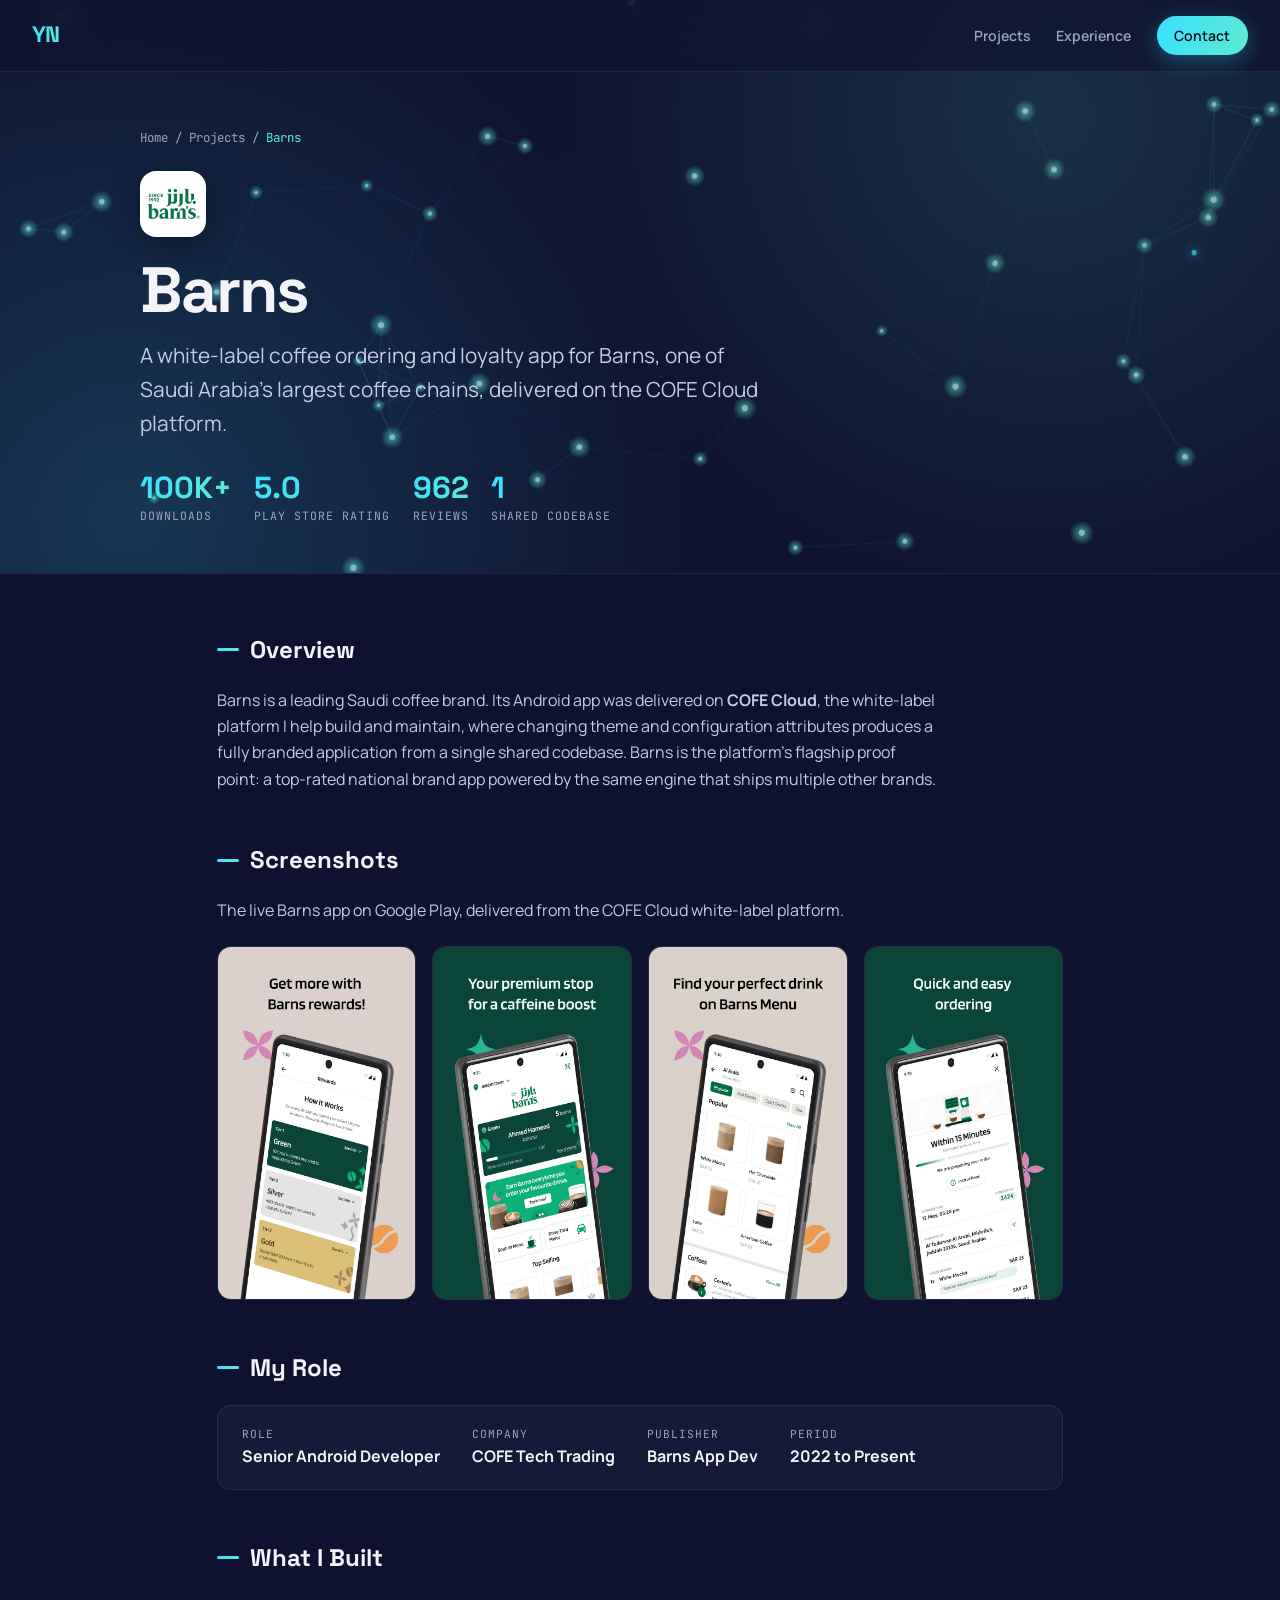
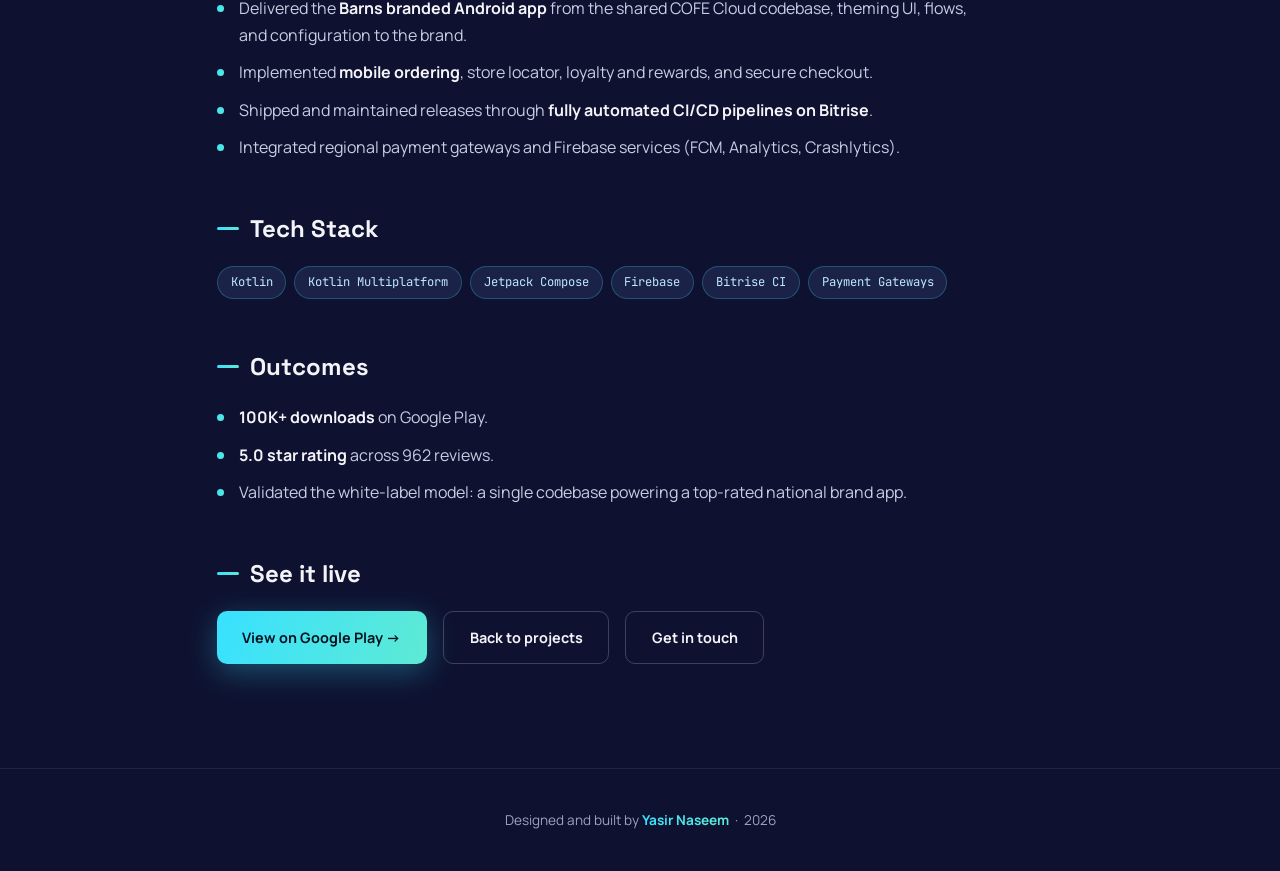
<file: work/barns.html>
<!DOCTYPE html>
<html lang="en">
<head>
<meta charset="UTF-8">
<meta name="viewport" content="width=device-width, initial-scale=1.0">
<title>Barns · Case Study · Yasir Naseem</title>
<meta name="description" content="Barns white-label coffee app for Saudi Arabia, delivered on the COFE Cloud platform by Yasir Naseem. 100K+ downloads, 5.0 rating.">
<link rel="preconnect" href="https://fonts.googleapis.com">
<link rel="preconnect" href="https://fonts.gstatic.com" crossorigin>
<link href="https://fonts.googleapis.com/css2?family=Space+Grotesk:wght@500;600;700&family=Manrope:wght@400;500;600;700;800&family=JetBrains+Mono:wght@400;500;700&display=swap" rel="stylesheet">
<link rel="stylesheet" href="case.css">
<link rel="icon" href="../assets/favicon.svg" type="image/svg+xml">
<link rel="icon" href="../assets/favicon-32.png" sizes="32x32" type="image/png">
<link rel="apple-touch-icon" href="../assets/apple-touch-icon.png">
<script>if(new URLSearchParams(location.search).has('embed'))document.documentElement.classList.add('embed')</script>
</head>
<body>
<nav>
    <a href="../index.html" class="logo grad">YN</a>
    <div class="nav-links">
        <a href="../index.html#projects">Projects</a>
        <a href="../index.html#experience">Experience</a>
        <a href="../index.html#contact" class="nav-cta">Contact</a>
    </div>
</nav>

<header class="chero">
    <canvas id="cg"></canvas>
    <div class="glow"></div>
    <div class="chero-in">
        <div class="crumb"><a href="../index.html">Home</a> / <a href="../index.html#projects">Projects</a> / <span>Barns</span></div>
        <div class="logo-badge"><img src="../assets/barns/barns-logo.webp" alt="Barns logo"></div>
        <h1 class="ctitle">Barns</h1>
        <p class="ctag">A white-label coffee ordering and loyalty app for Barns, one of Saudi Arabia's largest coffee chains, delivered on the COFE Cloud platform.</p>
        <div class="badges">
            <div class="badge"><span class="num grad">100K+</span><span class="lbl">Downloads</span></div>
            <div class="badge"><span class="num grad">5.0</span><span class="lbl">Play Store Rating</span></div>
            <div class="badge"><span class="num grad">962</span><span class="lbl">Reviews</span></div>
            <div class="badge"><span class="num grad">1</span><span class="lbl">Shared Codebase</span></div>
        </div>
    </div>
</header>

<div class="wrap">
    <section class="block">
        <h2>Overview</h2>
        <p>Barns is a leading Saudi coffee brand. Its Android app was delivered on <strong>COFE Cloud</strong>, the white-label platform I help build and maintain, where changing theme and configuration attributes produces a fully branded application from a single shared codebase. Barns is the platform's flagship proof point: a top-rated national brand app powered by the same engine that ships multiple other brands.</p>
    </section>

    <section class="block">
        <h2>Screenshots</h2>
        <p style="margin-bottom:1.4rem">The live Barns app on Google Play, delivered from the COFE Cloud white-label platform.</p>
        <div class="shots">
            <a href="../assets/barns/barns-1.webp" target="_blank" rel="noopener"><img src="../assets/barns/barns-1.webp" alt="Barns rewards screen" loading="lazy"></a>
            <a href="../assets/barns/barns-2.webp" target="_blank" rel="noopener"><img src="../assets/barns/barns-2.webp" alt="Barns home screen" loading="lazy"></a>
            <a href="../assets/barns/barns-3.webp" target="_blank" rel="noopener"><img src="../assets/barns/barns-3.webp" alt="Barns menu screen" loading="lazy"></a>
            <a href="../assets/barns/barns-4.webp" target="_blank" rel="noopener"><img src="../assets/barns/barns-4.webp" alt="Barns order tracking screen" loading="lazy"></a>
        </div>
    </section>

    <section class="block">
        <h2>My Role</h2>
        <div class="rolebar">
            <div><span class="k">Role</span><span class="v">Senior Android Developer</span></div>
            <div><span class="k">Company</span><span class="v">COFE Tech Trading</span></div>
            <div><span class="k">Publisher</span><span class="v">Barns App Dev</span></div>
            <div><span class="k">Period</span><span class="v">2022 to Present</span></div>
        </div>
    </section>

    <section class="block">
        <h2>What I Built</h2>
        <ul class="blist">
            <li>Delivered the <strong>Barns branded Android app</strong> from the shared COFE Cloud codebase, theming UI, flows, and configuration to the brand.</li>
            <li>Implemented <strong>mobile ordering</strong>, store locator, loyalty and rewards, and secure checkout.</li>
            <li>Shipped and maintained releases through <strong>fully automated CI/CD pipelines on Bitrise</strong>.</li>
            <li>Integrated regional payment gateways and Firebase services (FCM, Analytics, Crashlytics).</li>
        </ul>
    </section>

    <section class="block">
        <h2>Tech Stack</h2>
        <div class="chips">
            <span class="chip">Kotlin</span><span class="chip">Kotlin Multiplatform</span><span class="chip">Jetpack Compose</span><span class="chip">Firebase</span><span class="chip">Bitrise CI</span><span class="chip">Payment Gateways</span>
        </div>
    </section>

    <section class="block">
        <h2>Outcomes</h2>
        <ul class="blist">
            <li><strong>100K+ downloads</strong> on Google Play.</li>
            <li><strong>5.0 star rating</strong> across 962 reviews.</li>
            <li>Validated the white-label model: a single codebase powering a top-rated national brand app.</li>
        </ul>
    </section>

    <section class="block">
        <h2>See it live</h2>
        <div class="cta">
            <a class="btn p" href="https://play.google.com/store/apps/details?id=cloud.cofe.barns" target="_blank" rel="noopener">View on Google Play →</a>
            <a class="btn g" href="../index.html#projects" target="_top">Back to projects</a>
            <a class="btn g" href="../index.html#contact" target="_top">Get in touch</a>
        </div>
    </section>
</div>

<footer>
    <p>Designed and built by <span class="grad">Yasir Naseem</span> &nbsp;·&nbsp; 2026</p>
</footer>
<script src="case.js"></script>
</body>
</html>
</file>
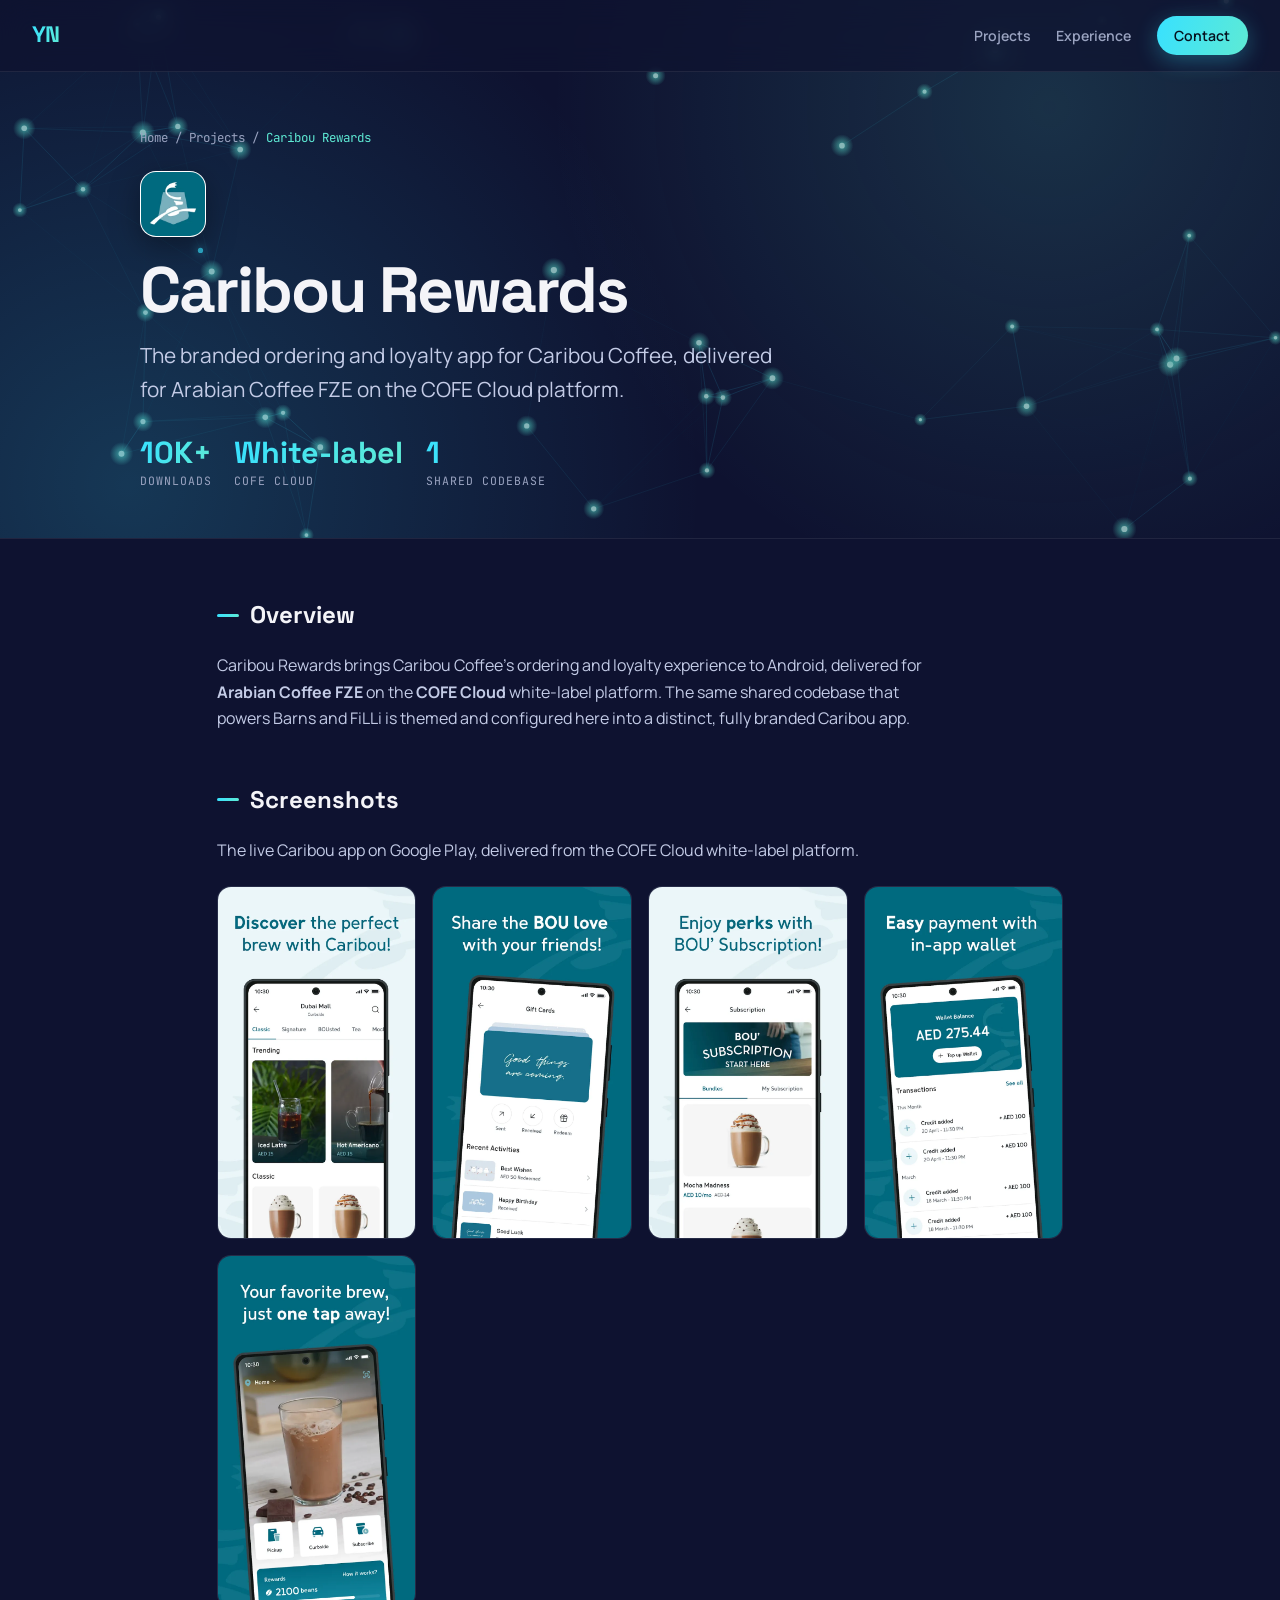
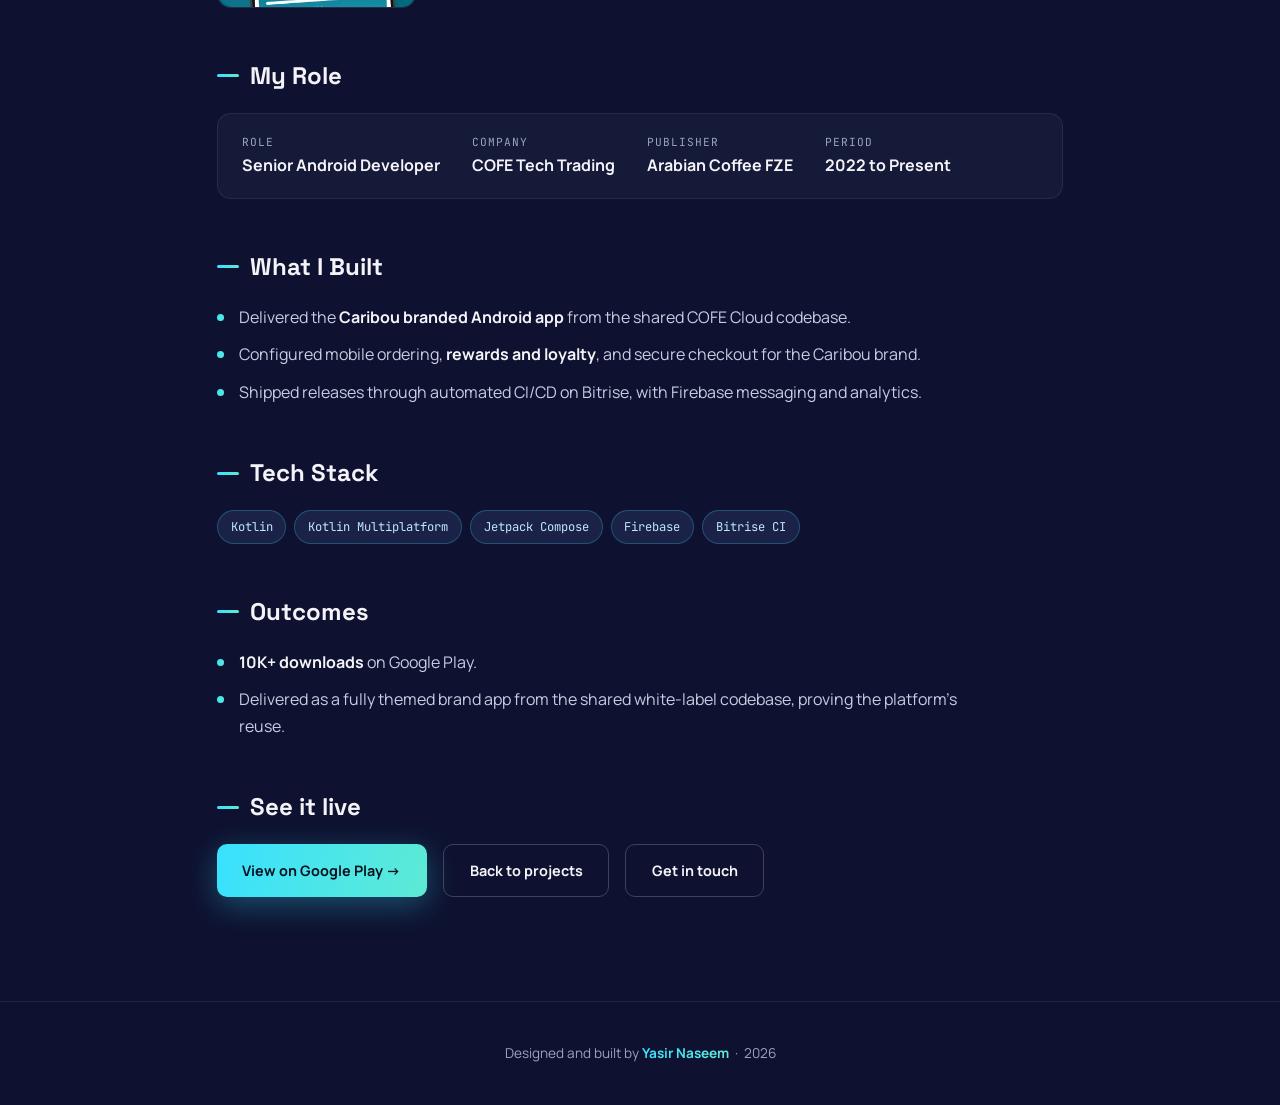
<file: work/caribou-rewards.html>
<!DOCTYPE html>
<html lang="en">
<head>
<meta charset="UTF-8">
<meta name="viewport" content="width=device-width, initial-scale=1.0">
<title>Caribou Rewards · Case Study · Yasir Naseem</title>
<meta name="description" content="Caribou Rewards, the branded ordering and loyalty app for Arabian Coffee FZE, delivered on COFE Cloud by Yasir Naseem. 10K+ downloads.">
<link rel="preconnect" href="https://fonts.googleapis.com">
<link rel="preconnect" href="https://fonts.gstatic.com" crossorigin>
<link href="https://fonts.googleapis.com/css2?family=Space+Grotesk:wght@500;600;700&family=Manrope:wght@400;500;600;700;800&family=JetBrains+Mono:wght@400;500;700&display=swap" rel="stylesheet">
<link rel="stylesheet" href="case.css">
<link rel="icon" href="../assets/favicon.svg" type="image/svg+xml">
<link rel="icon" href="../assets/favicon-32.png" sizes="32x32" type="image/png">
<link rel="apple-touch-icon" href="../assets/apple-touch-icon.png">
<script>if(new URLSearchParams(location.search).has('embed'))document.documentElement.classList.add('embed')</script>
</head>
<body>
<nav>
    <a href="../index.html" class="logo grad">YN</a>
    <div class="nav-links">
        <a href="../index.html#projects">Projects</a>
        <a href="../index.html#experience">Experience</a>
        <a href="../index.html#contact" class="nav-cta">Contact</a>
    </div>
</nav>

<header class="chero">
    <canvas id="cg"></canvas>
    <div class="glow"></div>
    <div class="chero-in">
        <div class="crumb"><a href="../index.html">Home</a> / <a href="../index.html#projects">Projects</a> / <span>Caribou Rewards</span></div>
        <div class="logo-badge"><img src="../assets/caribou/caribou-logo.webp" alt="Caribou Rewards logo"></div>
        <h1 class="ctitle">Caribou Rewards</h1>
        <p class="ctag">The branded ordering and loyalty app for Caribou Coffee, delivered for Arabian Coffee FZE on the COFE Cloud platform.</p>
        <div class="badges">
            <div class="badge"><span class="num grad">10K+</span><span class="lbl">Downloads</span></div>
            <div class="badge"><span class="num grad">White-label</span><span class="lbl">COFE Cloud</span></div>
            <div class="badge"><span class="num grad">1</span><span class="lbl">Shared Codebase</span></div>
        </div>
    </div>
</header>

<div class="wrap">
    <section class="block">
        <h2>Overview</h2>
        <p>Caribou Rewards brings Caribou Coffee's ordering and loyalty experience to Android, delivered for <strong>Arabian Coffee FZE</strong> on the <strong>COFE Cloud</strong> white-label platform. The same shared codebase that powers Barns and FiLLi is themed and configured here into a distinct, fully branded Caribou app.</p>
    </section>

    <section class="block">
        <h2>Screenshots</h2>
        <p style="margin-bottom:1.4rem">The live Caribou app on Google Play, delivered from the COFE Cloud white-label platform.</p>
        <div class="shots">
            <a href="../assets/caribou/caribou-1.webp" target="_blank" rel="noopener"><img src="../assets/caribou/caribou-1.webp" alt="Caribou menu screen" loading="lazy"></a>
            <a href="../assets/caribou/caribou-2.webp" target="_blank" rel="noopener"><img src="../assets/caribou/caribou-2.webp" alt="Caribou gifting screen" loading="lazy"></a>
            <a href="../assets/caribou/caribou-3.webp" target="_blank" rel="noopener"><img src="../assets/caribou/caribou-3.webp" alt="Caribou subscription screen" loading="lazy"></a>
            <a href="../assets/caribou/caribou-4.webp" target="_blank" rel="noopener"><img src="../assets/caribou/caribou-4.webp" alt="Caribou in-app wallet screen" loading="lazy"></a>
            <a href="../assets/caribou/caribou-5.webp" target="_blank" rel="noopener"><img src="../assets/caribou/caribou-5.webp" alt="Caribou rewards screen" loading="lazy"></a>
        </div>
    </section>

    <section class="block">
        <h2>My Role</h2>
        <div class="rolebar">
            <div><span class="k">Role</span><span class="v">Senior Android Developer</span></div>
            <div><span class="k">Company</span><span class="v">COFE Tech Trading</span></div>
            <div><span class="k">Publisher</span><span class="v">Arabian Coffee FZE</span></div>
            <div><span class="k">Period</span><span class="v">2022 to Present</span></div>
        </div>
    </section>

    <section class="block">
        <h2>What I Built</h2>
        <ul class="blist">
            <li>Delivered the <strong>Caribou branded Android app</strong> from the shared COFE Cloud codebase.</li>
            <li>Configured mobile ordering, <strong>rewards and loyalty</strong>, and secure checkout for the Caribou brand.</li>
            <li>Shipped releases through automated CI/CD on Bitrise, with Firebase messaging and analytics.</li>
        </ul>
    </section>

    <section class="block">
        <h2>Tech Stack</h2>
        <div class="chips">
            <span class="chip">Kotlin</span><span class="chip">Kotlin Multiplatform</span><span class="chip">Jetpack Compose</span><span class="chip">Firebase</span><span class="chip">Bitrise CI</span>
        </div>
    </section>

    <section class="block">
        <h2>Outcomes</h2>
        <ul class="blist">
            <li><strong>10K+ downloads</strong> on Google Play.</li>
            <li>Delivered as a fully themed brand app from the shared white-label codebase, proving the platform's reuse.</li>
        </ul>
    </section>

    <section class="block">
        <h2>See it live</h2>
        <div class="cta">
            <a class="btn p" href="https://play.google.com/store/apps/details?id=cloud.cofe.caribou" target="_blank" rel="noopener">View on Google Play →</a>
            <a class="btn g" href="../index.html#projects" target="_top">Back to projects</a>
            <a class="btn g" href="../index.html#contact" target="_top">Get in touch</a>
        </div>
    </section>
</div>

<footer>
    <p>Designed and built by <span class="grad">Yasir Naseem</span> &nbsp;·&nbsp; 2026</p>
</footer>
<script src="case.js"></script>
</body>
</html>
</file>
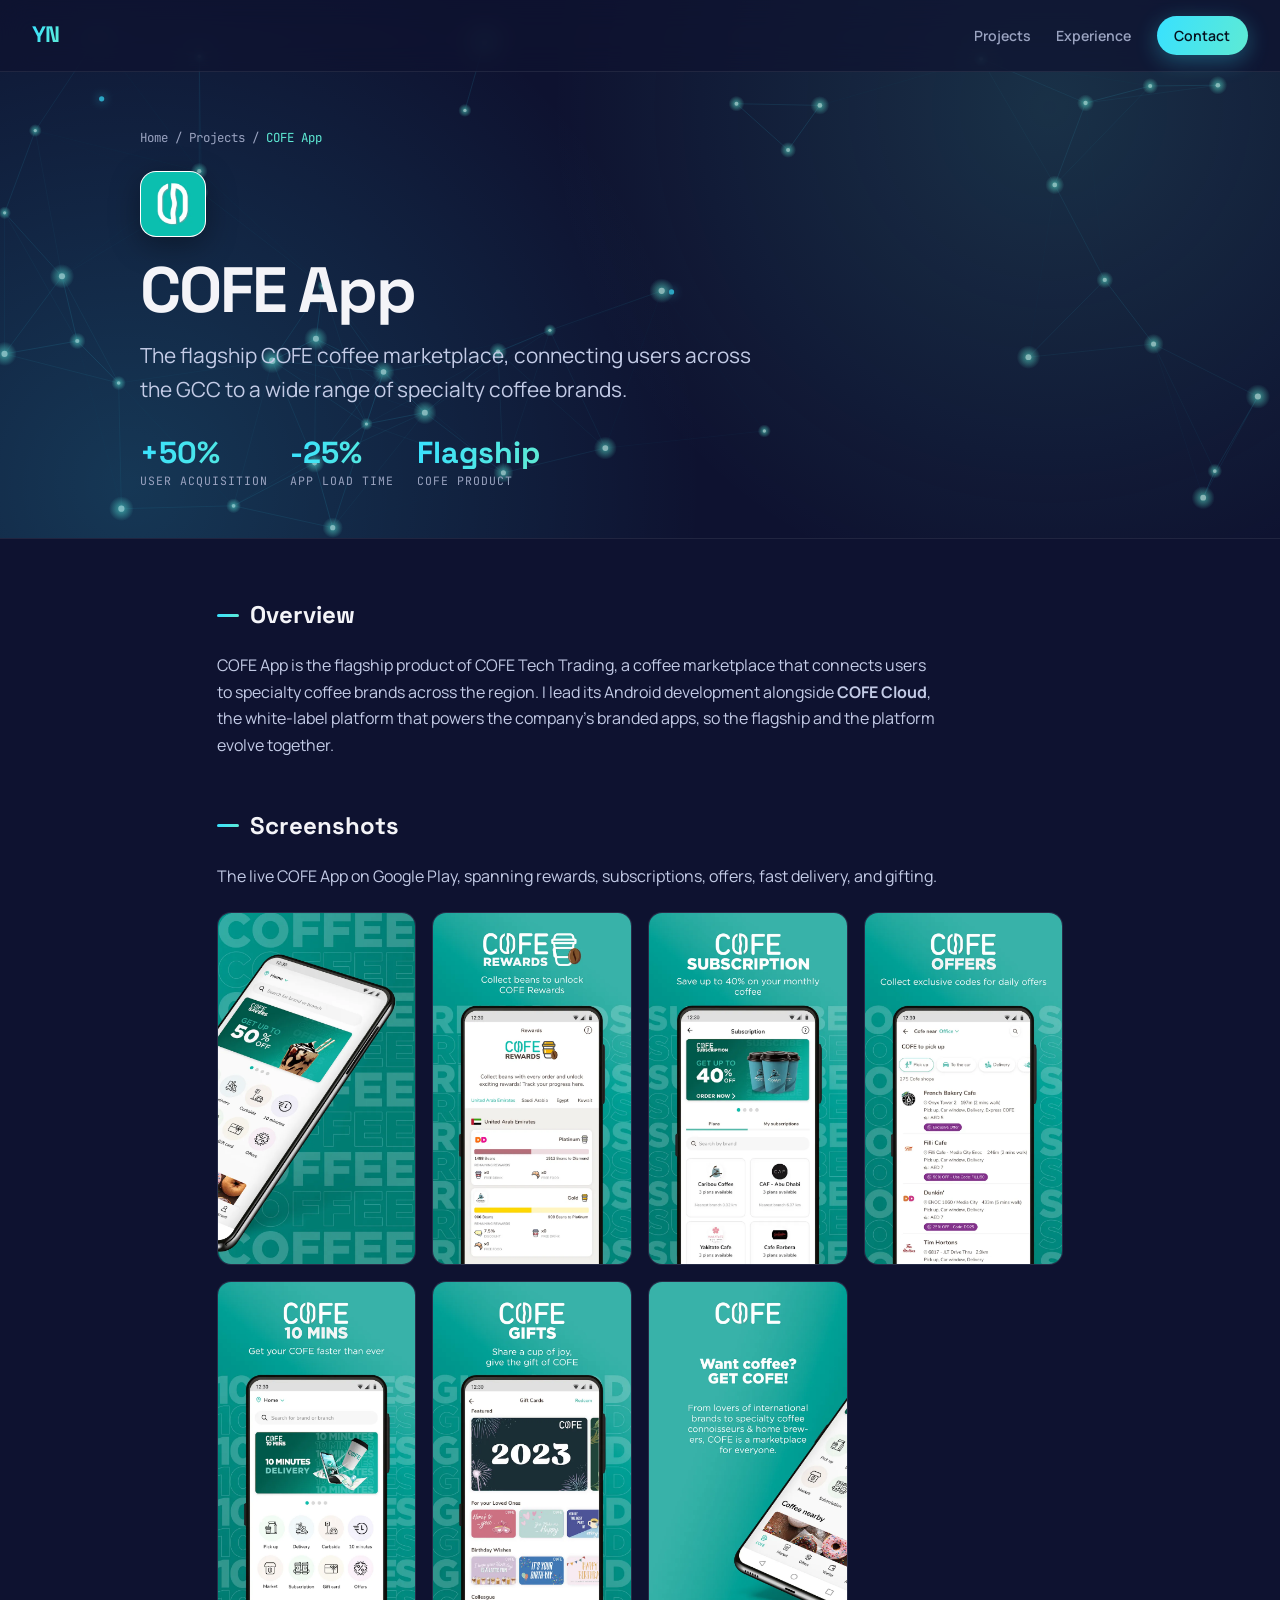
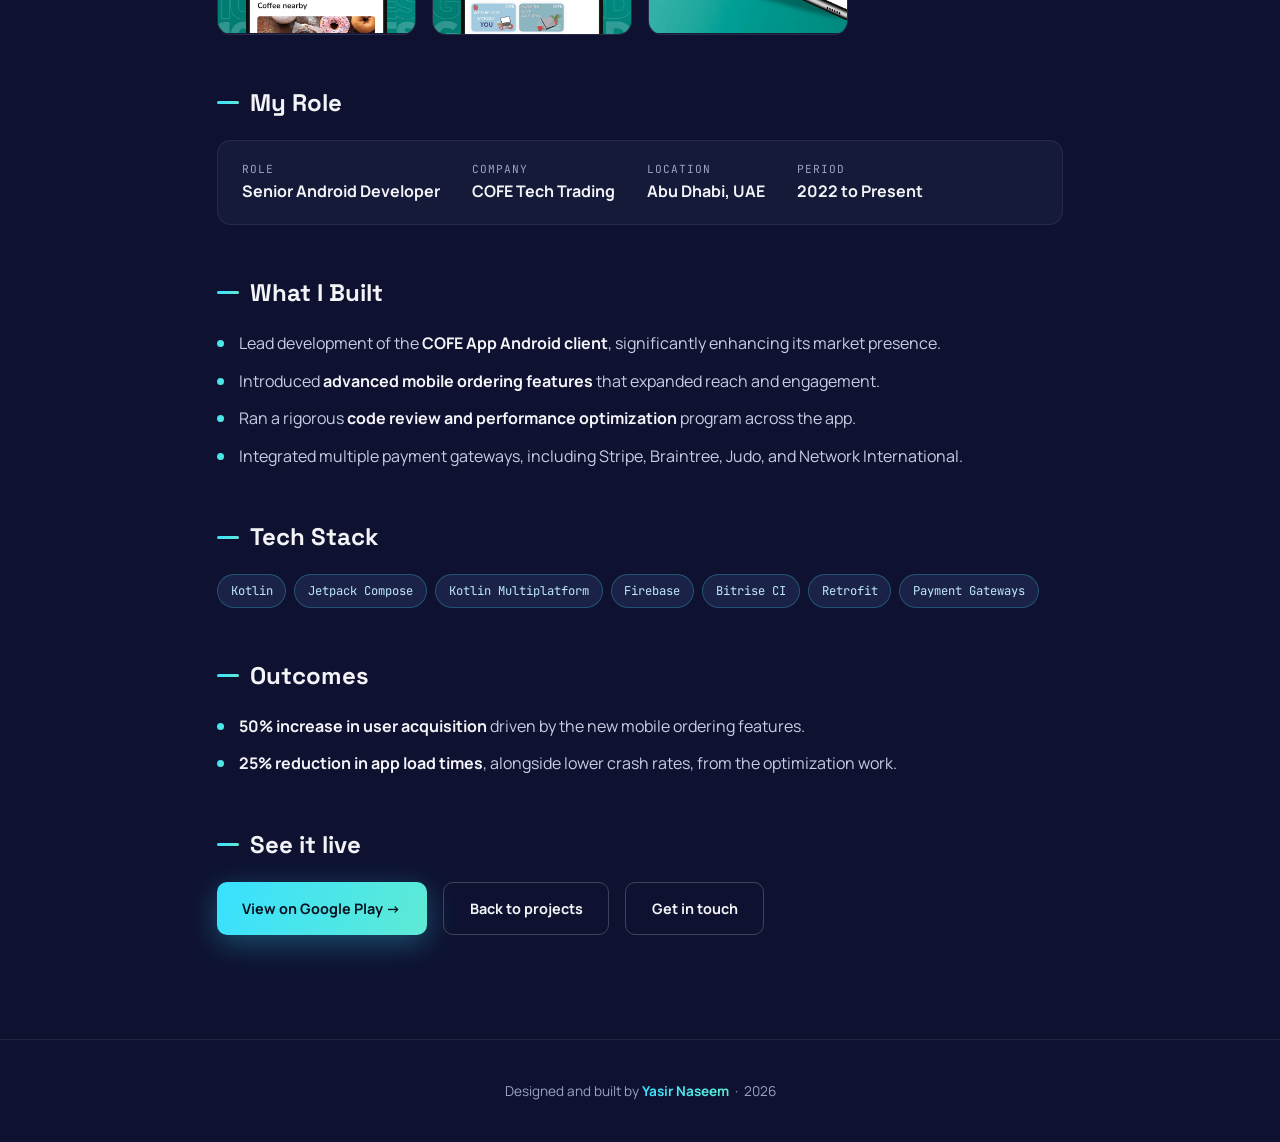
<file: work/cofe-app.html>
<!DOCTYPE html>
<html lang="en">
<head>
<meta charset="UTF-8">
<meta name="viewport" content="width=device-width, initial-scale=1.0">
<title>COFE App · Case Study · Yasir Naseem</title>
<meta name="description" content="COFE App, the flagship GCC coffee marketplace. Lead Android development by Yasir Naseem, with a 50% user-acquisition lift and 25% faster load times.">
<link rel="preconnect" href="https://fonts.googleapis.com">
<link rel="preconnect" href="https://fonts.gstatic.com" crossorigin>
<link href="https://fonts.googleapis.com/css2?family=Space+Grotesk:wght@500;600;700&family=Manrope:wght@400;500;600;700;800&family=JetBrains+Mono:wght@400;500;700&display=swap" rel="stylesheet">
<link rel="stylesheet" href="case.css">
<link rel="icon" href="../assets/favicon.svg" type="image/svg+xml">
<link rel="icon" href="../assets/favicon-32.png" sizes="32x32" type="image/png">
<link rel="apple-touch-icon" href="../assets/apple-touch-icon.png">
<script>if(new URLSearchParams(location.search).has('embed'))document.documentElement.classList.add('embed')</script>
</head>
<body>
<nav>
    <a href="../index.html" class="logo grad">YN</a>
    <div class="nav-links">
        <a href="../index.html#projects">Projects</a>
        <a href="../index.html#experience">Experience</a>
        <a href="../index.html#contact" class="nav-cta">Contact</a>
    </div>
</nav>

<header class="chero">
    <canvas id="cg"></canvas>
    <div class="glow"></div>
    <div class="chero-in">
        <div class="crumb"><a href="../index.html">Home</a> / <a href="../index.html#projects">Projects</a> / <span>COFE App</span></div>
        <div class="logo-badge"><img src="../assets/cofe/cofe-logo.webp" alt="COFE App logo"></div>
        <h1 class="ctitle">COFE App</h1>
        <p class="ctag">The flagship COFE coffee marketplace, connecting users across the GCC to a wide range of specialty coffee brands.</p>
        <div class="badges">
            <div class="badge"><span class="num grad">+50%</span><span class="lbl">User Acquisition</span></div>
            <div class="badge"><span class="num grad">-25%</span><span class="lbl">App Load Time</span></div>
            <div class="badge"><span class="num grad">Flagship</span><span class="lbl">COFE Product</span></div>
        </div>
    </div>
</header>

<div class="wrap">
    <section class="block">
        <h2>Overview</h2>
        <p>COFE App is the flagship product of COFE Tech Trading, a coffee marketplace that connects users to specialty coffee brands across the region. I lead its Android development alongside <strong>COFE Cloud</strong>, the white-label platform that powers the company's branded apps, so the flagship and the platform evolve together.</p>
    </section>

    <section class="block">
        <h2>Screenshots</h2>
        <p style="margin-bottom:1.4rem">The live COFE App on Google Play, spanning rewards, subscriptions, offers, fast delivery, and gifting.</p>
        <div class="shots">
            <a href="../assets/cofe/cofe-1.webp" target="_blank" rel="noopener"><img src="../assets/cofe/cofe-1.webp" alt="COFE App home" loading="lazy"></a>
            <a href="../assets/cofe/cofe-2.webp" target="_blank" rel="noopener"><img src="../assets/cofe/cofe-2.webp" alt="COFE rewards" loading="lazy"></a>
            <a href="../assets/cofe/cofe-3.webp" target="_blank" rel="noopener"><img src="../assets/cofe/cofe-3.webp" alt="COFE subscription" loading="lazy"></a>
            <a href="../assets/cofe/cofe-4.webp" target="_blank" rel="noopener"><img src="../assets/cofe/cofe-4.webp" alt="COFE offers" loading="lazy"></a>
            <a href="../assets/cofe/cofe-5.webp" target="_blank" rel="noopener"><img src="../assets/cofe/cofe-5.webp" alt="COFE 10 minute delivery" loading="lazy"></a>
            <a href="../assets/cofe/cofe-6.webp" target="_blank" rel="noopener"><img src="../assets/cofe/cofe-6.webp" alt="COFE gift cards" loading="lazy"></a>
            <a href="../assets/cofe/cofe-7.webp" target="_blank" rel="noopener"><img src="../assets/cofe/cofe-7.webp" alt="COFE marketplace" loading="lazy"></a>
        </div>
    </section>

    <section class="block">
        <h2>My Role</h2>
        <div class="rolebar">
            <div><span class="k">Role</span><span class="v">Senior Android Developer</span></div>
            <div><span class="k">Company</span><span class="v">COFE Tech Trading</span></div>
            <div><span class="k">Location</span><span class="v">Abu Dhabi, UAE</span></div>
            <div><span class="k">Period</span><span class="v">2022 to Present</span></div>
        </div>
    </section>

    <section class="block">
        <h2>What I Built</h2>
        <ul class="blist">
            <li>Lead development of the <strong>COFE App Android client</strong>, significantly enhancing its market presence.</li>
            <li>Introduced <strong>advanced mobile ordering features</strong> that expanded reach and engagement.</li>
            <li>Ran a rigorous <strong>code review and performance optimization</strong> program across the app.</li>
            <li>Integrated multiple payment gateways, including Stripe, Braintree, Judo, and Network International.</li>
        </ul>
    </section>

    <section class="block">
        <h2>Tech Stack</h2>
        <div class="chips">
            <span class="chip">Kotlin</span><span class="chip">Jetpack Compose</span><span class="chip">Kotlin Multiplatform</span><span class="chip">Firebase</span><span class="chip">Bitrise CI</span><span class="chip">Retrofit</span><span class="chip">Payment Gateways</span>
        </div>
    </section>

    <section class="block">
        <h2>Outcomes</h2>
        <ul class="blist">
            <li><strong>50% increase in user acquisition</strong> driven by the new mobile ordering features.</li>
            <li><strong>25% reduction in app load times</strong>, alongside lower crash rates, from the optimization work.</li>
        </ul>
    </section>

    <section class="block">
        <h2>See it live</h2>
        <div class="cta">
            <a class="btn p" href="https://play.google.com/store/apps/details?id=com.cofedistrict" target="_blank" rel="noopener">View on Google Play →</a>
            <a class="btn g" href="../index.html#projects" target="_top">Back to projects</a>
            <a class="btn g" href="../index.html#contact" target="_top">Get in touch</a>
        </div>
    </section>
</div>

<footer>
    <p>Designed and built by <span class="grad">Yasir Naseem</span> &nbsp;·&nbsp; 2026</p>
</footer>
<script src="case.js"></script>
</body>
</html>
</file>
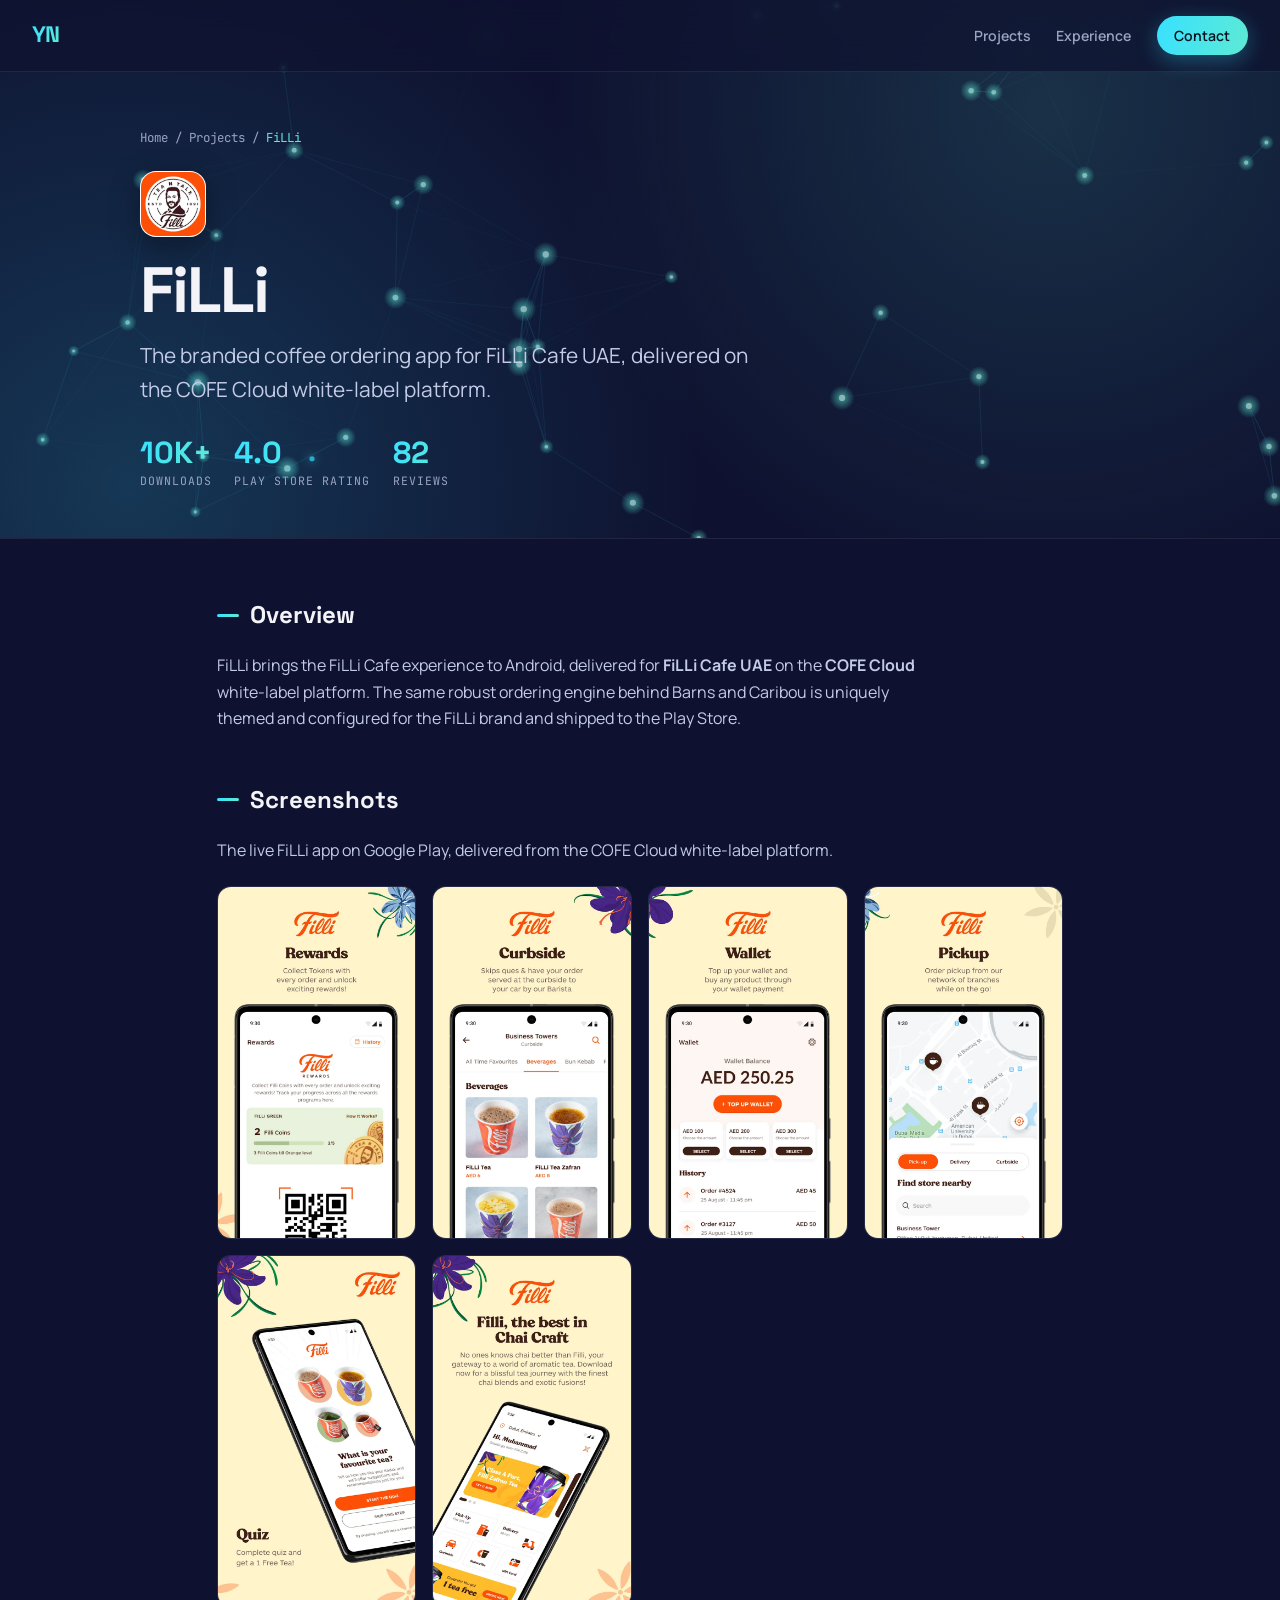
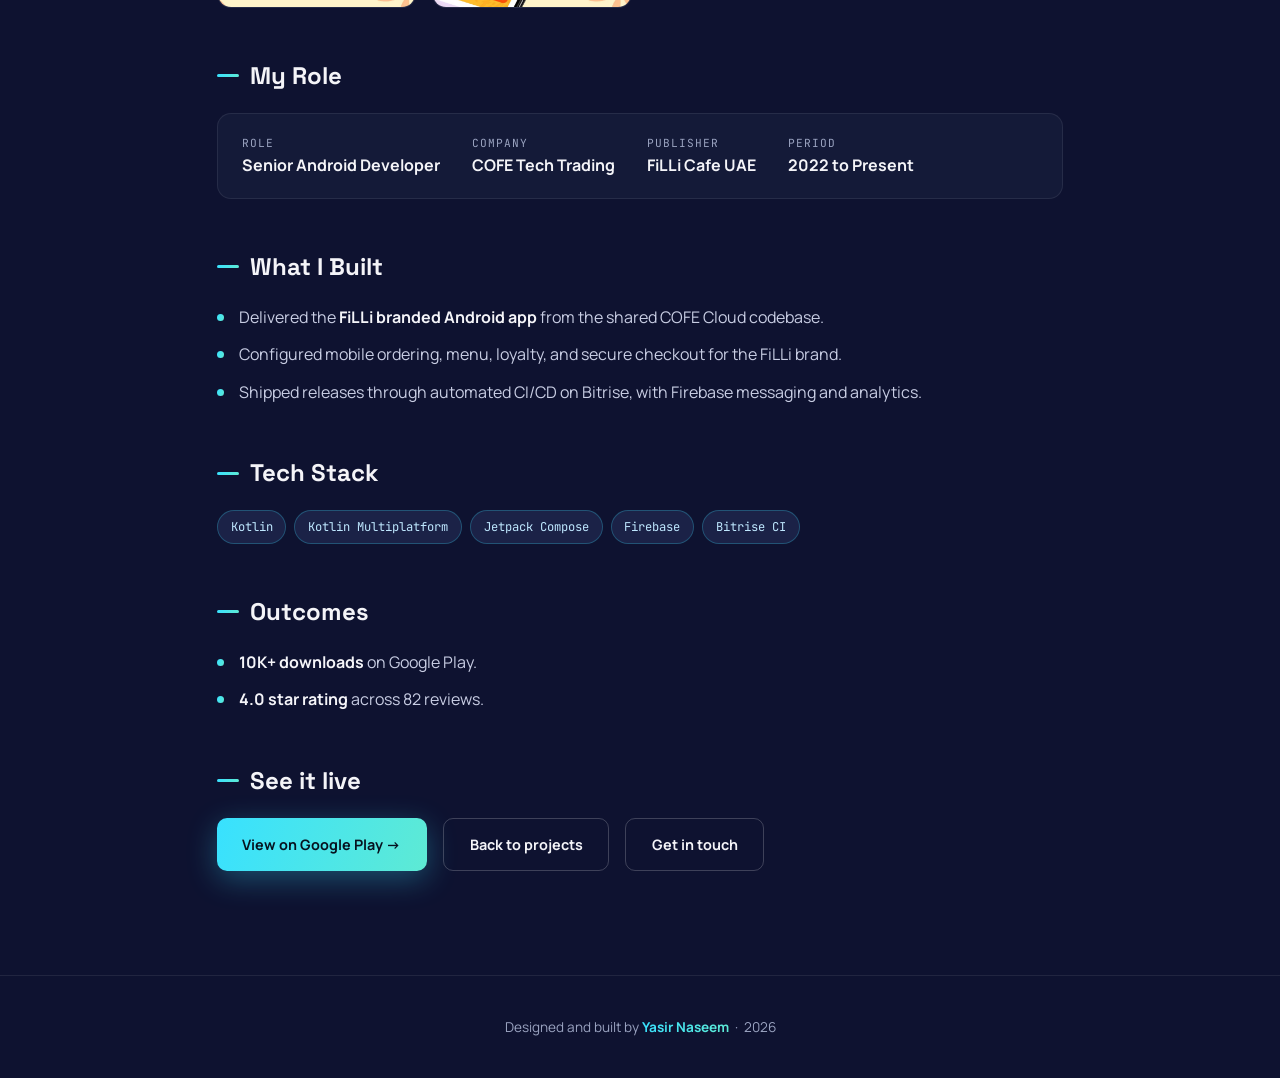
<file: work/filli.html>
<!DOCTYPE html>
<html lang="en">
<head>
<meta charset="UTF-8">
<meta name="viewport" content="width=device-width, initial-scale=1.0">
<title>FiLLi · Case Study · Yasir Naseem</title>
<meta name="description" content="FiLLi, the branded coffee app for FiLLi Cafe UAE, delivered on the COFE Cloud platform by Yasir Naseem. 10K+ downloads, 4.0 rating.">
<link rel="preconnect" href="https://fonts.googleapis.com">
<link rel="preconnect" href="https://fonts.gstatic.com" crossorigin>
<link href="https://fonts.googleapis.com/css2?family=Space+Grotesk:wght@500;600;700&family=Manrope:wght@400;500;600;700;800&family=JetBrains+Mono:wght@400;500;700&display=swap" rel="stylesheet">
<link rel="stylesheet" href="case.css">
<link rel="icon" href="../assets/favicon.svg" type="image/svg+xml">
<link rel="icon" href="../assets/favicon-32.png" sizes="32x32" type="image/png">
<link rel="apple-touch-icon" href="../assets/apple-touch-icon.png">
<script>if(new URLSearchParams(location.search).has('embed'))document.documentElement.classList.add('embed')</script>
</head>
<body>
<nav>
    <a href="../index.html" class="logo grad">YN</a>
    <div class="nav-links">
        <a href="../index.html#projects">Projects</a>
        <a href="../index.html#experience">Experience</a>
        <a href="../index.html#contact" class="nav-cta">Contact</a>
    </div>
</nav>

<header class="chero">
    <canvas id="cg"></canvas>
    <div class="glow"></div>
    <div class="chero-in">
        <div class="crumb"><a href="../index.html">Home</a> / <a href="../index.html#projects">Projects</a> / <span>FiLLi</span></div>
        <div class="logo-badge"><img src="../assets/filli/filli-logo.webp" alt="FiLLi logo"></div>
        <h1 class="ctitle">FiLLi</h1>
        <p class="ctag">The branded coffee ordering app for FiLLi Cafe UAE, delivered on the COFE Cloud white-label platform.</p>
        <div class="badges">
            <div class="badge"><span class="num grad">10K+</span><span class="lbl">Downloads</span></div>
            <div class="badge"><span class="num grad">4.0</span><span class="lbl">Play Store Rating</span></div>
            <div class="badge"><span class="num grad">82</span><span class="lbl">Reviews</span></div>
        </div>
    </div>
</header>

<div class="wrap">
    <section class="block">
        <h2>Overview</h2>
        <p>FiLLi brings the FiLLi Cafe experience to Android, delivered for <strong>FiLLi Cafe UAE</strong> on the <strong>COFE Cloud</strong> white-label platform. The same robust ordering engine behind Barns and Caribou is uniquely themed and configured for the FiLLi brand and shipped to the Play Store.</p>
    </section>

    <section class="block">
        <h2>Screenshots</h2>
        <p style="margin-bottom:1.4rem">The live FiLLi app on Google Play, delivered from the COFE Cloud white-label platform.</p>
        <div class="shots">
            <a href="../assets/filli/filli-rewards.webp" target="_blank" rel="noopener"><img src="../assets/filli/filli-rewards.webp" alt="FiLLi rewards screen" loading="lazy"></a>
            <a href="../assets/filli/filli-curbside.webp" target="_blank" rel="noopener"><img src="../assets/filli/filli-curbside.webp" alt="FiLLi curbside ordering screen" loading="lazy"></a>
            <a href="../assets/filli/filli-wallet.webp" target="_blank" rel="noopener"><img src="../assets/filli/filli-wallet.webp" alt="FiLLi in-app wallet screen" loading="lazy"></a>
            <a href="../assets/filli/filli-pickup.webp" target="_blank" rel="noopener"><img src="../assets/filli/filli-pickup.webp" alt="FiLLi store pickup screen" loading="lazy"></a>
            <a href="../assets/filli/filli-quiz.webp" target="_blank" rel="noopener"><img src="../assets/filli/filli-quiz.webp" alt="FiLLi tea quiz screen" loading="lazy"></a>
            <a href="../assets/filli/filli-chaicraft.webp" target="_blank" rel="noopener"><img src="../assets/filli/filli-chaicraft.webp" alt="FiLLi chai craft home screen" loading="lazy"></a>
        </div>
    </section>

    <section class="block">
        <h2>My Role</h2>
        <div class="rolebar">
            <div><span class="k">Role</span><span class="v">Senior Android Developer</span></div>
            <div><span class="k">Company</span><span class="v">COFE Tech Trading</span></div>
            <div><span class="k">Publisher</span><span class="v">FiLLi Cafe UAE</span></div>
            <div><span class="k">Period</span><span class="v">2022 to Present</span></div>
        </div>
    </section>

    <section class="block">
        <h2>What I Built</h2>
        <ul class="blist">
            <li>Delivered the <strong>FiLLi branded Android app</strong> from the shared COFE Cloud codebase.</li>
            <li>Configured mobile ordering, menu, loyalty, and secure checkout for the FiLLi brand.</li>
            <li>Shipped releases through automated CI/CD on Bitrise, with Firebase messaging and analytics.</li>
        </ul>
    </section>

    <section class="block">
        <h2>Tech Stack</h2>
        <div class="chips">
            <span class="chip">Kotlin</span><span class="chip">Kotlin Multiplatform</span><span class="chip">Jetpack Compose</span><span class="chip">Firebase</span><span class="chip">Bitrise CI</span>
        </div>
    </section>

    <section class="block">
        <h2>Outcomes</h2>
        <ul class="blist">
            <li><strong>10K+ downloads</strong> on Google Play.</li>
            <li><strong>4.0 star rating</strong> across 82 reviews.</li>
        </ul>
    </section>

    <section class="block">
        <h2>See it live</h2>
        <div class="cta">
            <a class="btn p" href="https://play.google.com/store/apps/details?id=cloud.cofe.filli" target="_blank" rel="noopener">View on Google Play →</a>
            <a class="btn g" href="../index.html#projects" target="_top">Back to projects</a>
            <a class="btn g" href="../index.html#contact" target="_top">Get in touch</a>
        </div>
    </section>
</div>

<footer>
    <p>Designed and built by <span class="grad">Yasir Naseem</span> &nbsp;·&nbsp; 2026</p>
</footer>
<script src="case.js"></script>
</body>
</html>
</file>
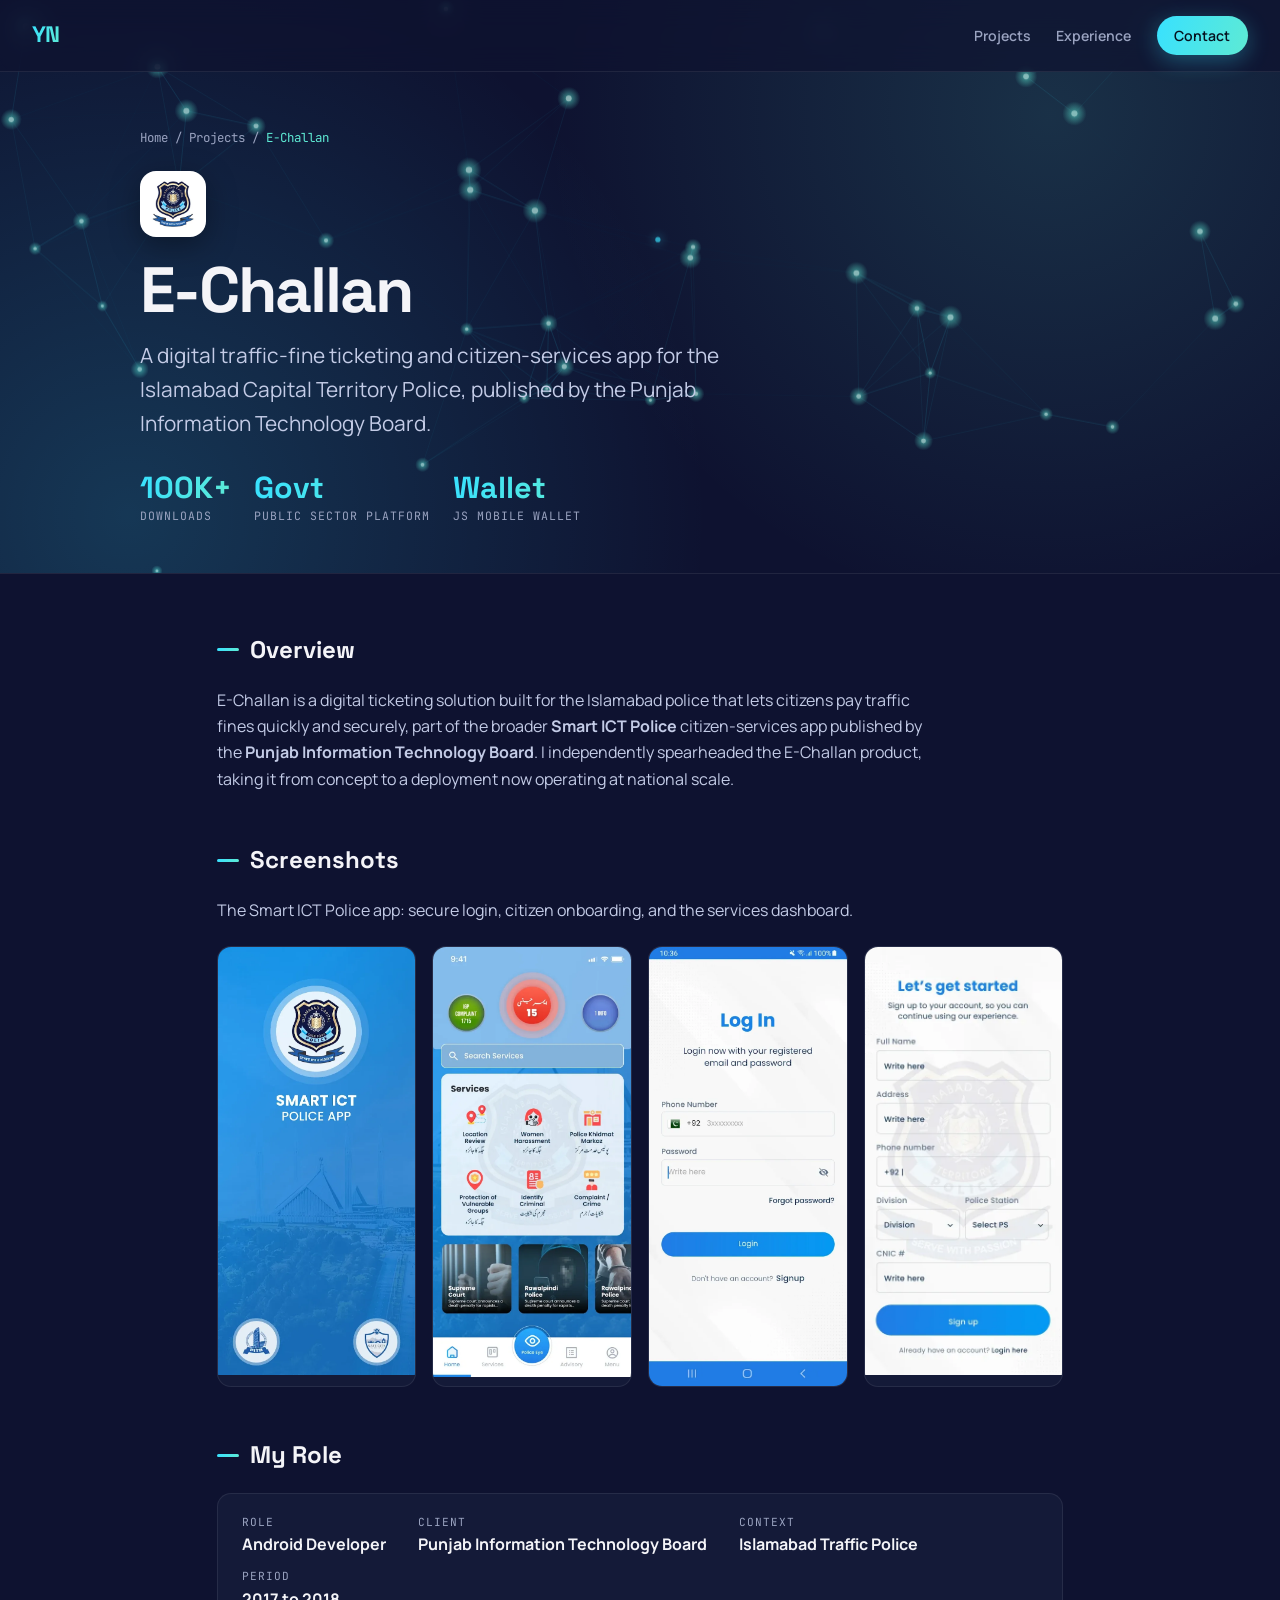
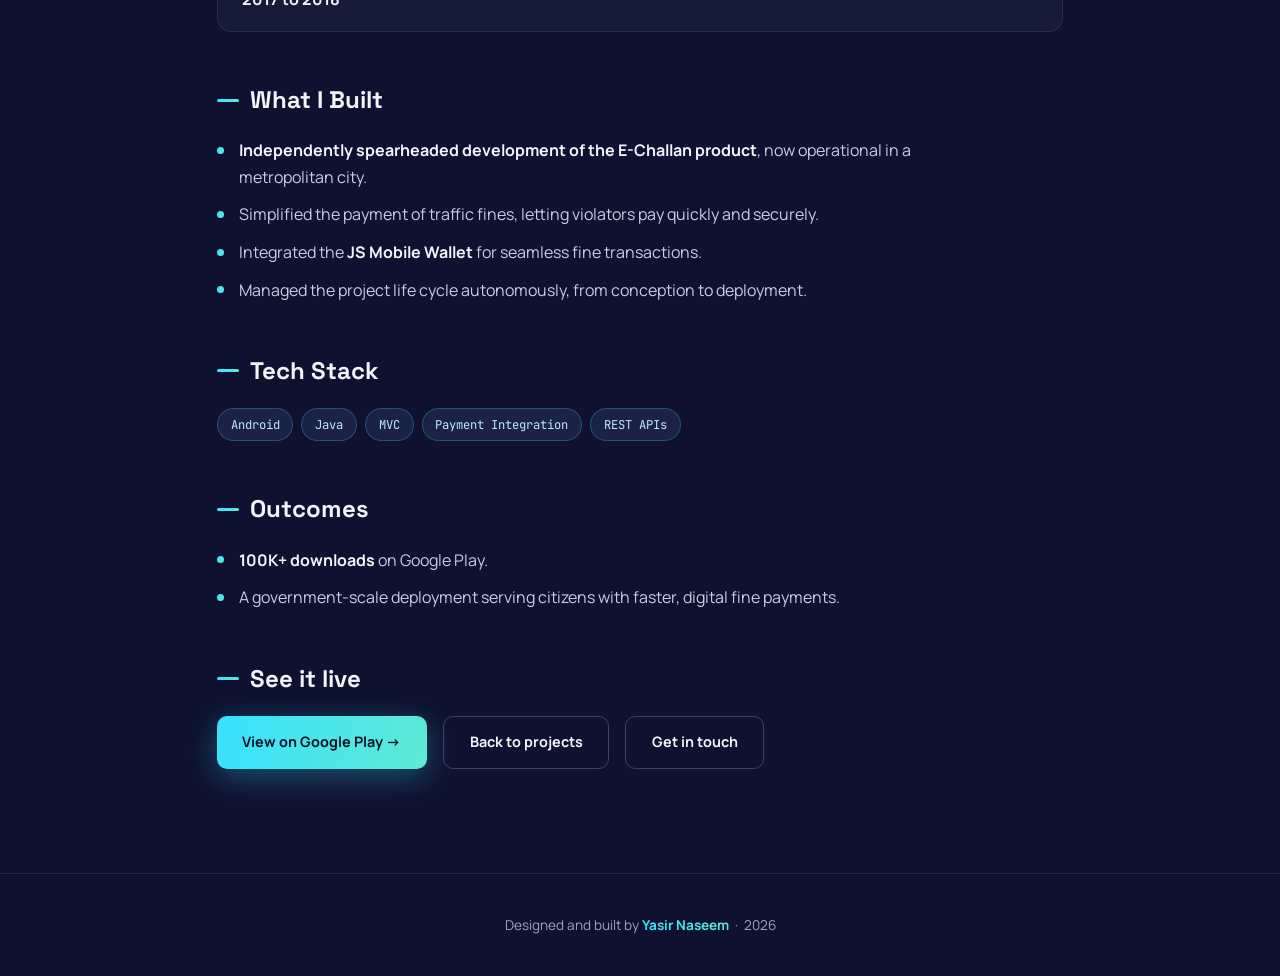
<file: work/ictp.html>
<!DOCTYPE html>
<html lang="en">
<head>
<meta charset="UTF-8">
<meta name="viewport" content="width=device-width, initial-scale=1.0">
<title>E-Challan · Case Study · Yasir Naseem</title>
<meta name="description" content="E-Challan, a digital traffic-fine ticketing and citizen-services app for the Islamabad police, published by the Punjab Information Technology Board. 100K+ downloads.">
<link rel="preconnect" href="https://fonts.googleapis.com">
<link rel="preconnect" href="https://fonts.gstatic.com" crossorigin>
<link href="https://fonts.googleapis.com/css2?family=Space+Grotesk:wght@500;600;700&family=Manrope:wght@400;500;600;700;800&family=JetBrains+Mono:wght@400;500;700&display=swap" rel="stylesheet">
<link rel="stylesheet" href="case.css">
<link rel="icon" href="../assets/favicon.svg" type="image/svg+xml">
<link rel="icon" href="../assets/favicon-32.png" sizes="32x32" type="image/png">
<link rel="apple-touch-icon" href="../assets/apple-touch-icon.png">
<script>if(new URLSearchParams(location.search).has('embed'))document.documentElement.classList.add('embed')</script>
</head>
<body>
<nav>
    <a href="../index.html" class="logo grad">YN</a>
    <div class="nav-links">
        <a href="../index.html#projects">Projects</a>
        <a href="../index.html#experience">Experience</a>
        <a href="../index.html#contact" class="nav-cta">Contact</a>
    </div>
</nav>

<header class="chero">
    <canvas id="cg"></canvas>
    <div class="glow"></div>
    <div class="chero-in">
        <div class="crumb"><a href="../index.html">Home</a> / <a href="../index.html#projects">Projects</a> / <span>E-Challan</span></div>
        <div class="logo-badge"><img src="../assets/ictp/ictp-logo.webp" alt="ICT Police app logo"></div>
        <h1 class="ctitle">E-Challan</h1>
        <p class="ctag">A digital traffic-fine ticketing and citizen-services app for the Islamabad Capital Territory Police, published by the Punjab Information Technology Board.</p>
        <div class="badges">
            <div class="badge"><span class="num grad">100K+</span><span class="lbl">Downloads</span></div>
            <div class="badge"><span class="num grad">Govt</span><span class="lbl">Public Sector Platform</span></div>
            <div class="badge"><span class="num grad">Wallet</span><span class="lbl">JS Mobile Wallet</span></div>
        </div>
    </div>
</header>

<div class="wrap">
    <section class="block">
        <h2>Overview</h2>
        <p>E-Challan is a digital ticketing solution built for the Islamabad police that lets citizens pay traffic fines quickly and securely, part of the broader <strong>Smart ICT Police</strong> citizen-services app published by the <strong>Punjab Information Technology Board</strong>. I independently spearheaded the E-Challan product, taking it from concept to a deployment now operating at national scale.</p>
    </section>

    <section class="block">
        <h2>Screenshots</h2>
        <p style="margin-bottom:1.4rem">The Smart ICT Police app: secure login, citizen onboarding, and the services dashboard.</p>
        <div class="shots">
            <a href="../assets/ictp/ictp-1.webp" target="_blank" rel="noopener"><img src="../assets/ictp/ictp-1.webp" alt="Smart ICT Police app splash" loading="lazy"></a>
            <a href="../assets/ictp/ictp-2.webp" target="_blank" rel="noopener"><img src="../assets/ictp/ictp-2.webp" alt="Smart ICT Police services dashboard" loading="lazy"></a>
            <a href="../assets/ictp/ictp-3.webp" target="_blank" rel="noopener"><img src="../assets/ictp/ictp-3.webp" alt="E-Challan login screen" loading="lazy"></a>
            <a href="../assets/ictp/ictp-4.webp" target="_blank" rel="noopener"><img src="../assets/ictp/ictp-4.webp" alt="Citizen sign up screen" loading="lazy"></a>
        </div>
    </section>

    <section class="block">
        <h2>My Role</h2>
        <div class="rolebar">
            <div><span class="k">Role</span><span class="v">Android Developer</span></div>
            <div><span class="k">Client</span><span class="v">Punjab Information Technology Board</span></div>
            <div><span class="k">Context</span><span class="v">Islamabad Traffic Police</span></div>
            <div><span class="k">Period</span><span class="v">2017 to 2018</span></div>
        </div>
    </section>

    <section class="block">
        <h2>What I Built</h2>
        <ul class="blist">
            <li><strong>Independently spearheaded development of the E-Challan product</strong>, now operational in a metropolitan city.</li>
            <li>Simplified the payment of traffic fines, letting violators pay quickly and securely.</li>
            <li>Integrated the <strong>JS Mobile Wallet</strong> for seamless fine transactions.</li>
            <li>Managed the project life cycle autonomously, from conception to deployment.</li>
        </ul>
    </section>

    <section class="block">
        <h2>Tech Stack</h2>
        <div class="chips">
            <span class="chip">Android</span><span class="chip">Java</span><span class="chip">MVC</span><span class="chip">Payment Integration</span><span class="chip">REST APIs</span>
        </div>
    </section>

    <section class="block">
        <h2>Outcomes</h2>
        <ul class="blist">
            <li><strong>100K+ downloads</strong> on Google Play.</li>
            <li>A government-scale deployment serving citizens with faster, digital fine payments.</li>
        </ul>
    </section>

    <section class="block">
        <h2>See it live</h2>
        <div class="cta">
            <a class="btn p" href="https://play.google.com/store/apps/details?id=pk.pitb.gov.ictp" target="_blank" rel="noopener">View on Google Play →</a>
            <a class="btn g" href="../index.html#projects" target="_top">Back to projects</a>
            <a class="btn g" href="../index.html#contact" target="_top">Get in touch</a>
        </div>
    </section>
</div>

<footer>
    <p>Designed and built by <span class="grad">Yasir Naseem</span> &nbsp;·&nbsp; 2026</p>
</footer>
<script src="case.js"></script>
</body>
</html>
</file>
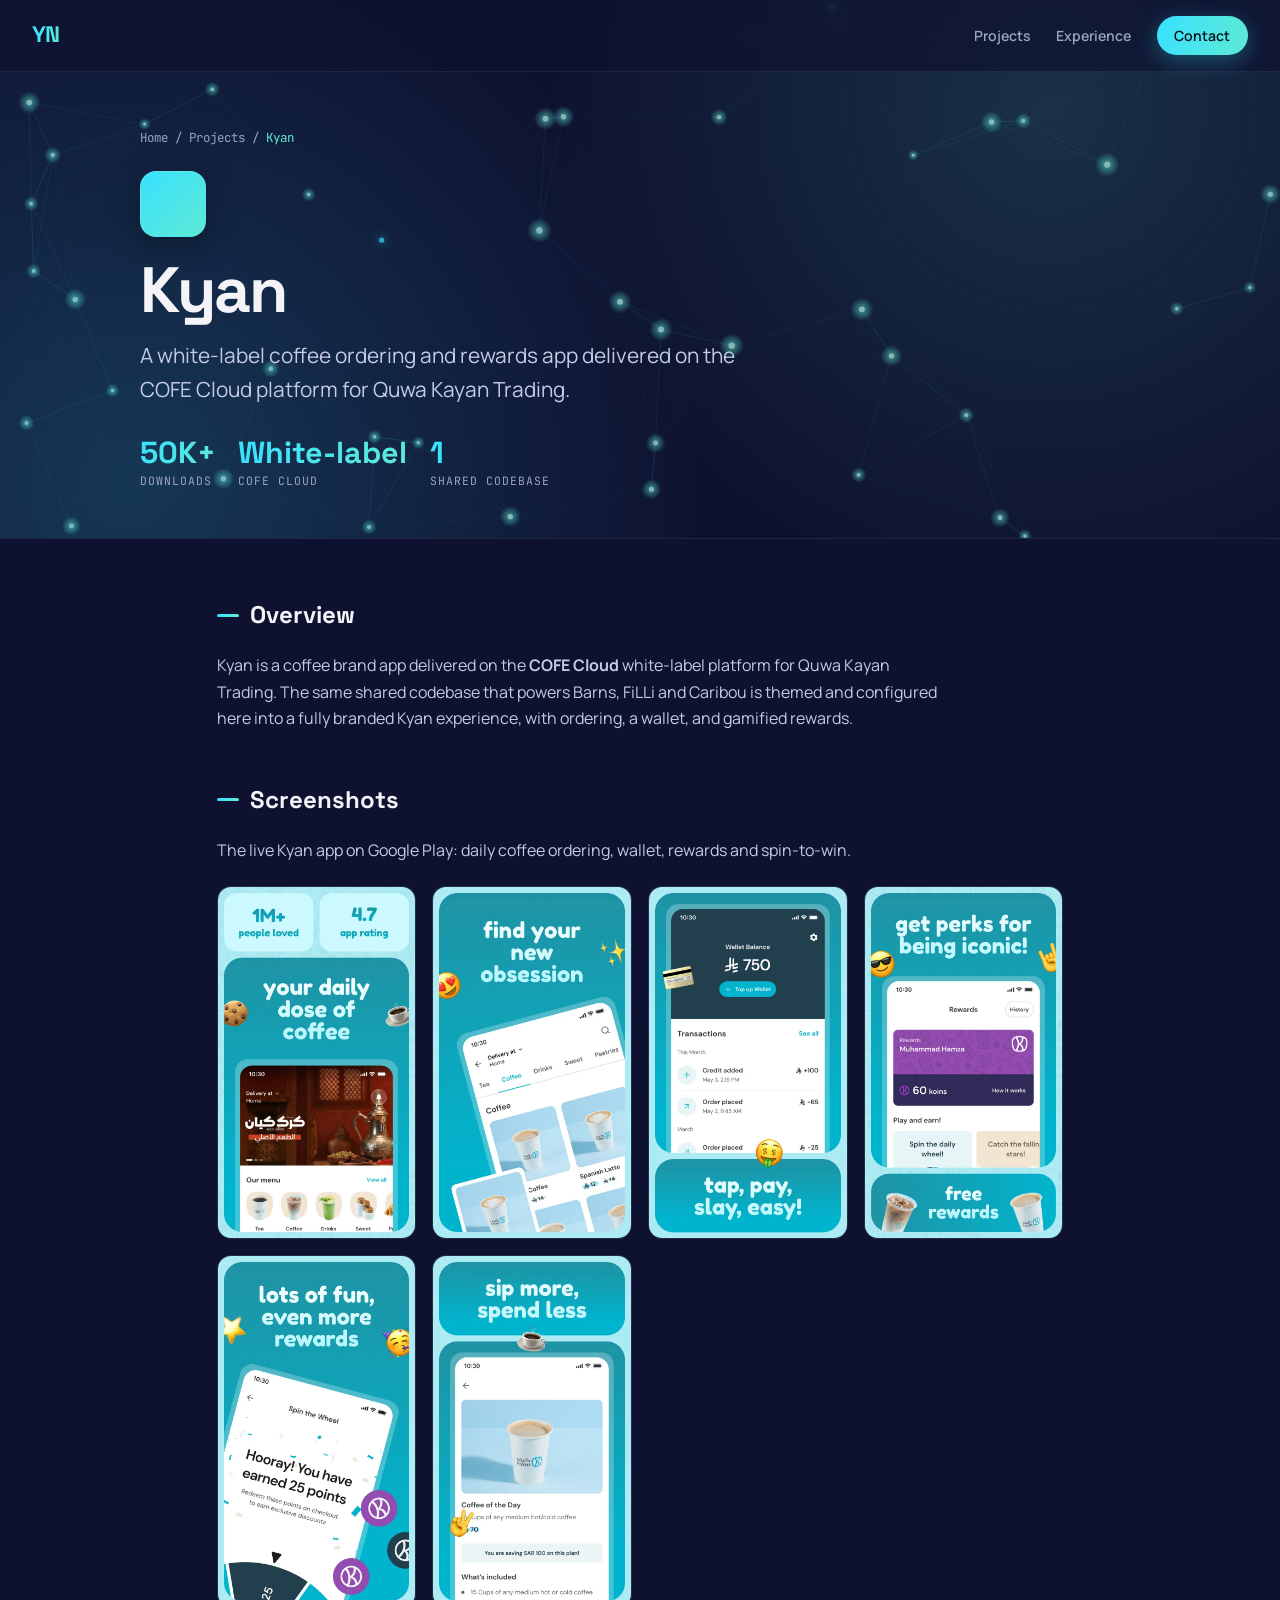
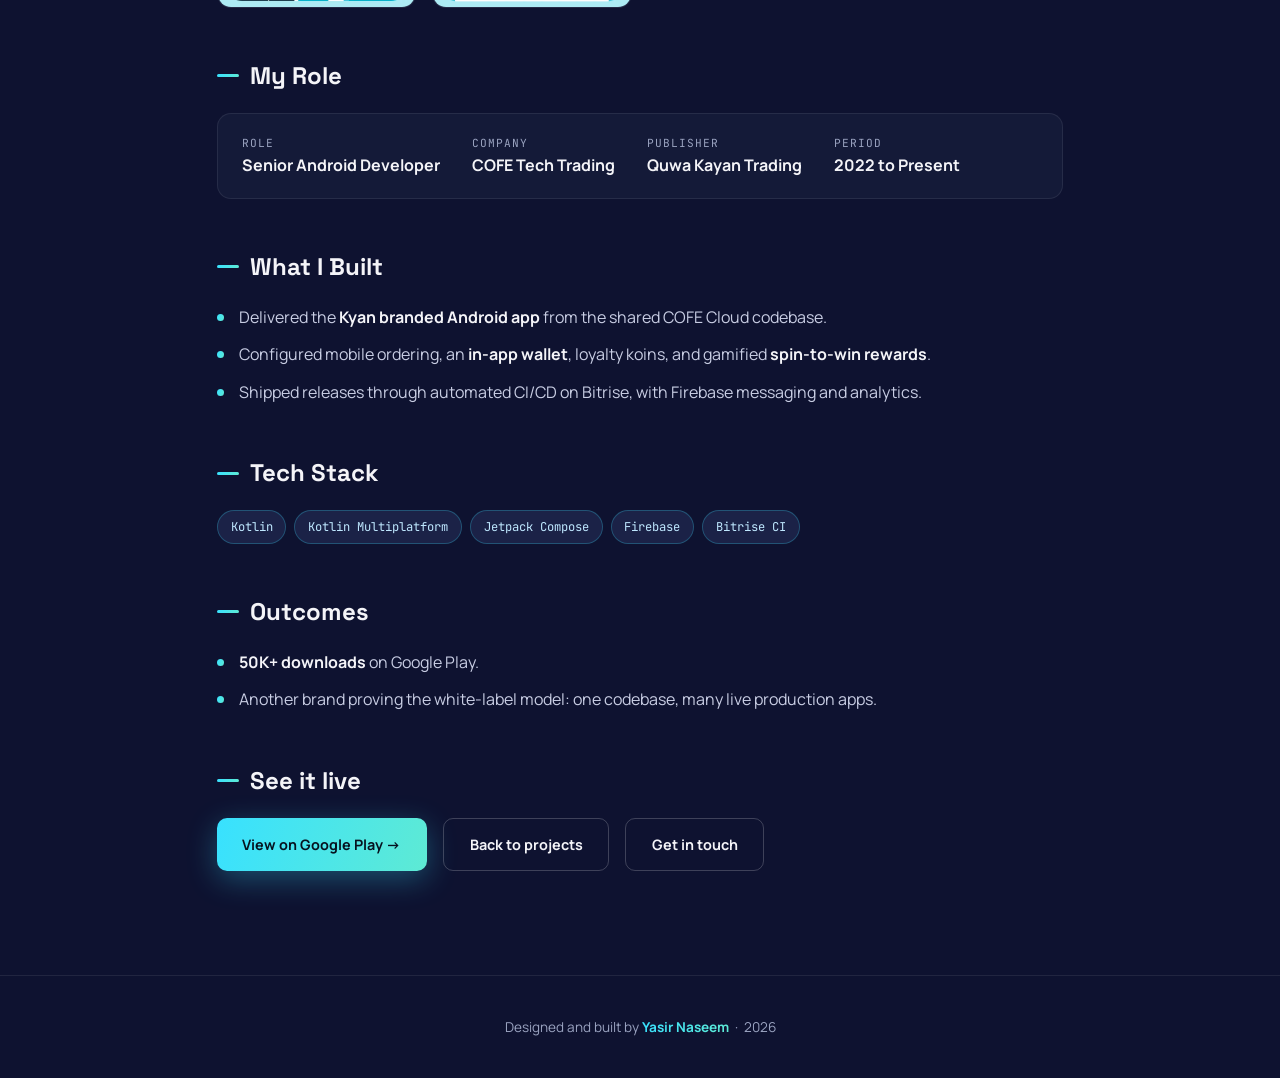
<file: work/kyan.html>
<!DOCTYPE html>
<html lang="en">
<head>
<meta charset="UTF-8">
<meta name="viewport" content="width=device-width, initial-scale=1.0">
<title>Kyan · Case Study · Yasir Naseem</title>
<meta name="description" content="Kyan, a white-label coffee ordering and rewards app on the COFE Cloud platform, delivered by Yasir Naseem. 50K+ downloads.">
<link rel="preconnect" href="https://fonts.googleapis.com">
<link rel="preconnect" href="https://fonts.gstatic.com" crossorigin>
<link href="https://fonts.googleapis.com/css2?family=Space+Grotesk:wght@500;600;700&family=Manrope:wght@400;500;600;700;800&family=JetBrains+Mono:wght@400;500;700&display=swap" rel="stylesheet">
<link rel="stylesheet" href="case.css">
<link rel="icon" href="../assets/favicon.svg" type="image/svg+xml">
<link rel="icon" href="../assets/favicon-32.png" sizes="32x32" type="image/png">
<link rel="apple-touch-icon" href="../assets/apple-touch-icon.png">
<script>if(new URLSearchParams(location.search).has('embed'))document.documentElement.classList.add('embed')</script>
</head>
<body>
<nav>
    <a href="../index.html" class="logo grad">YN</a>
    <div class="nav-links">
        <a href="../index.html#projects">Projects</a>
        <a href="../index.html#experience">Experience</a>
        <a href="../index.html#contact" class="nav-cta">Contact</a>
    </div>
</nav>

<header class="chero">
    <canvas id="cg"></canvas>
    <div class="glow"></div>
    <div class="chero-in">
        <div class="crumb"><a href="../index.html">Home</a> / <a href="../index.html#projects">Projects</a> / <span>Kyan</span></div>
        <div class="logo-badge" style="background:linear-gradient(135deg,#38e1ff,#5eead4);display:grid;place-items:center"><i class="fas fa-mug-hot" style="color:#06121f;font-size:1.6rem"></i></div>
        <h1 class="ctitle">Kyan</h1>
        <p class="ctag">A white-label coffee ordering and rewards app delivered on the COFE Cloud platform for Quwa Kayan Trading.</p>
        <div class="badges">
            <div class="badge"><span class="num grad">50K+</span><span class="lbl">Downloads</span></div>
            <div class="badge"><span class="num grad">White-label</span><span class="lbl">COFE Cloud</span></div>
            <div class="badge"><span class="num grad">1</span><span class="lbl">Shared Codebase</span></div>
        </div>
    </div>
</header>

<div class="wrap">
    <section class="block">
        <h2>Overview</h2>
        <p>Kyan is a coffee brand app delivered on the <strong>COFE Cloud</strong> white-label platform for Quwa Kayan Trading. The same shared codebase that powers Barns, FiLLi and Caribou is themed and configured here into a fully branded Kyan experience, with ordering, a wallet, and gamified rewards.</p>
    </section>

    <section class="block">
        <h2>Screenshots</h2>
        <p style="margin-bottom:1.4rem">The live Kyan app on Google Play: daily coffee ordering, wallet, rewards and spin-to-win.</p>
        <div class="shots">
            <a href="../assets/kyan/kyan-1.webp" target="_blank" rel="noopener"><img src="../assets/kyan/kyan-1.webp" alt="Kyan home and daily coffee" loading="lazy"></a>
            <a href="../assets/kyan/kyan-2.webp" target="_blank" rel="noopener"><img src="../assets/kyan/kyan-2.webp" alt="Kyan menu" loading="lazy"></a>
            <a href="../assets/kyan/kyan-3.webp" target="_blank" rel="noopener"><img src="../assets/kyan/kyan-3.webp" alt="Kyan wallet" loading="lazy"></a>
            <a href="../assets/kyan/kyan-4.webp" target="_blank" rel="noopener"><img src="../assets/kyan/kyan-4.webp" alt="Kyan rewards" loading="lazy"></a>
            <a href="../assets/kyan/kyan-5.webp" target="_blank" rel="noopener"><img src="../assets/kyan/kyan-5.webp" alt="Kyan spin the wheel" loading="lazy"></a>
            <a href="../assets/kyan/kyan-6.webp" target="_blank" rel="noopener"><img src="../assets/kyan/kyan-6.webp" alt="Kyan coffee of the day" loading="lazy"></a>
        </div>
    </section>

    <section class="block">
        <h2>My Role</h2>
        <div class="rolebar">
            <div><span class="k">Role</span><span class="v">Senior Android Developer</span></div>
            <div><span class="k">Company</span><span class="v">COFE Tech Trading</span></div>
            <div><span class="k">Publisher</span><span class="v">Quwa Kayan Trading</span></div>
            <div><span class="k">Period</span><span class="v">2022 to Present</span></div>
        </div>
    </section>

    <section class="block">
        <h2>What I Built</h2>
        <ul class="blist">
            <li>Delivered the <strong>Kyan branded Android app</strong> from the shared COFE Cloud codebase.</li>
            <li>Configured mobile ordering, an <strong>in-app wallet</strong>, loyalty koins, and gamified <strong>spin-to-win rewards</strong>.</li>
            <li>Shipped releases through automated CI/CD on Bitrise, with Firebase messaging and analytics.</li>
        </ul>
    </section>

    <section class="block">
        <h2>Tech Stack</h2>
        <div class="chips">
            <span class="chip">Kotlin</span><span class="chip">Kotlin Multiplatform</span><span class="chip">Jetpack Compose</span><span class="chip">Firebase</span><span class="chip">Bitrise CI</span>
        </div>
    </section>

    <section class="block">
        <h2>Outcomes</h2>
        <ul class="blist">
            <li><strong>50K+ downloads</strong> on Google Play.</li>
            <li>Another brand proving the white-label model: one codebase, many live production apps.</li>
        </ul>
    </section>

    <section class="block">
        <h2>See it live</h2>
        <div class="cta">
            <a class="btn p" href="https://play.google.com/store/apps/details?id=cloud.cofe.kyan" target="_blank" rel="noopener">View on Google Play →</a>
            <a class="btn g" href="../index.html#projects" target="_top">Back to projects</a>
            <a class="btn g" href="../index.html#contact" target="_top">Get in touch</a>
        </div>
    </section>
</div>

<footer>
    <p>Designed and built by <span class="grad">Yasir Naseem</span> &nbsp;·&nbsp; 2026</p>
</footer>
<script src="case.js"></script>
</body>
</html>
</file>
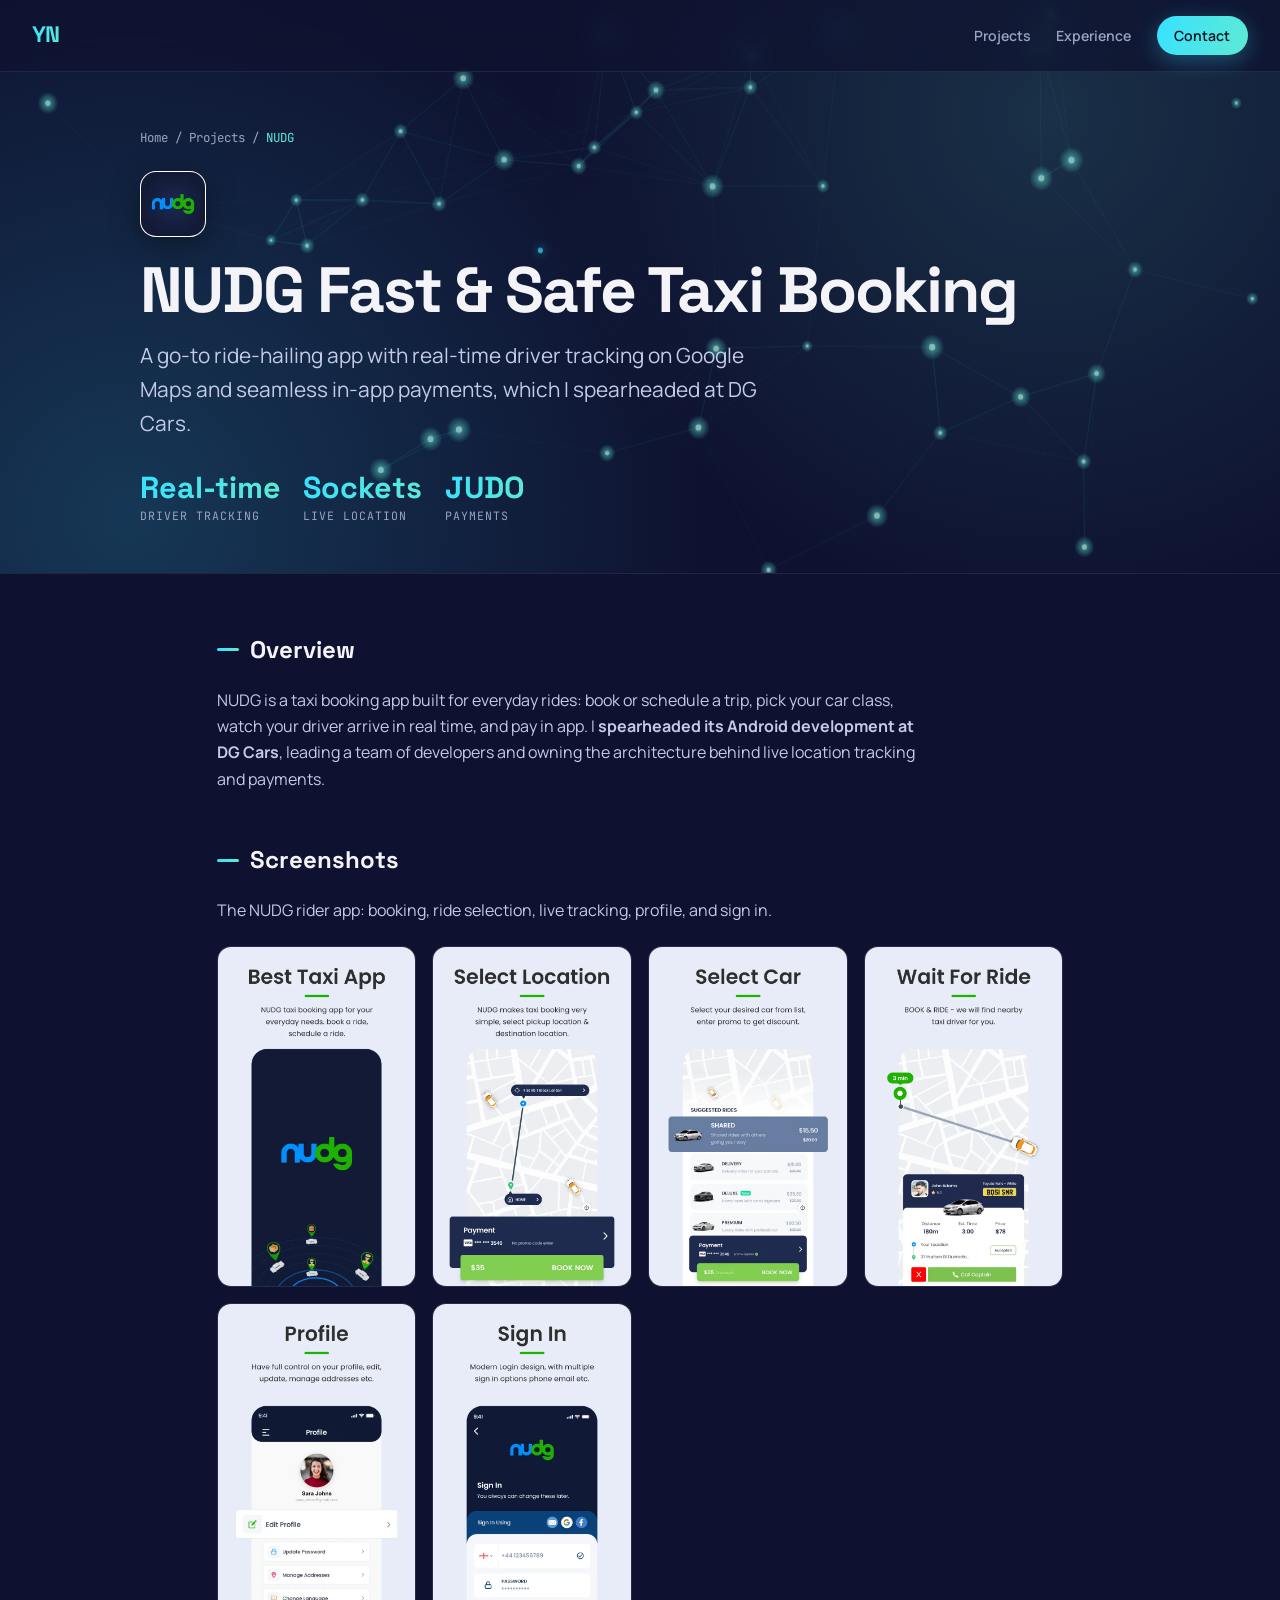
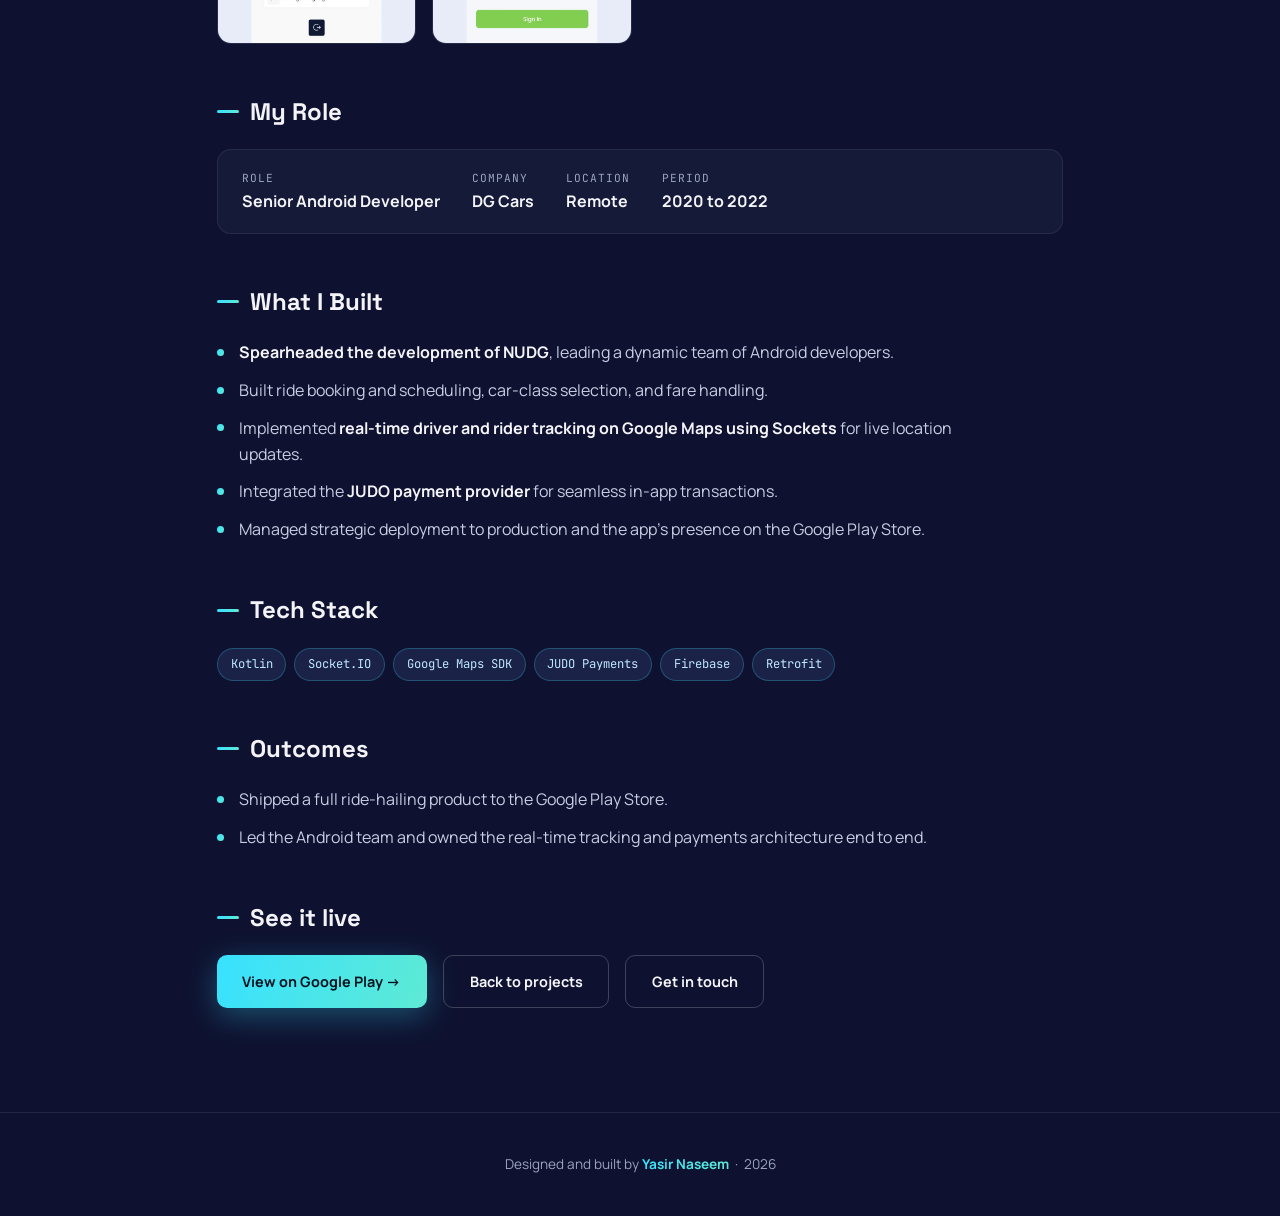
<file: work/nudg.html>
<!DOCTYPE html>
<html lang="en">
<head>
<meta charset="UTF-8">
<meta name="viewport" content="width=device-width, initial-scale=1.0">
<title>NUDG · Case Study · Yasir Naseem</title>
<meta name="description" content="NUDG Fast & Safe Taxi Booking, a real-time ride-hailing Android app with live driver tracking and JUDO payments, led by Yasir Naseem at DG Cars.">
<link rel="preconnect" href="https://fonts.googleapis.com">
<link rel="preconnect" href="https://fonts.gstatic.com" crossorigin>
<link href="https://fonts.googleapis.com/css2?family=Space+Grotesk:wght@500;600;700&family=Manrope:wght@400;500;600;700;800&family=JetBrains+Mono:wght@400;500;700&display=swap" rel="stylesheet">
<link rel="stylesheet" href="case.css">
<link rel="icon" href="../assets/favicon.svg" type="image/svg+xml">
<link rel="icon" href="../assets/favicon-32.png" sizes="32x32" type="image/png">
<link rel="apple-touch-icon" href="../assets/apple-touch-icon.png">
<script>if(new URLSearchParams(location.search).has('embed'))document.documentElement.classList.add('embed')</script>
</head>
<body>
<nav>
    <a href="../index.html" class="logo grad">YN</a>
    <div class="nav-links">
        <a href="../index.html#projects">Projects</a>
        <a href="../index.html#experience">Experience</a>
        <a href="../index.html#contact" class="nav-cta">Contact</a>
    </div>
</nav>

<header class="chero">
    <canvas id="cg"></canvas>
    <div class="glow"></div>
    <div class="chero-in">
        <div class="crumb"><a href="../index.html">Home</a> / <a href="../index.html#projects">Projects</a> / <span>NUDG</span></div>
        <div class="logo-badge"><img src="../assets/nudg/nudg-logo.webp" alt="NUDG logo"></div>
        <h1 class="ctitle">NUDG Fast &amp; Safe Taxi Booking</h1>
        <p class="ctag">A go-to ride-hailing app with real-time driver tracking on Google Maps and seamless in-app payments, which I spearheaded at DG Cars.</p>
        <div class="badges">
            <div class="badge"><span class="num grad">Real-time</span><span class="lbl">Driver Tracking</span></div>
            <div class="badge"><span class="num grad">Sockets</span><span class="lbl">Live Location</span></div>
            <div class="badge"><span class="num grad">JUDO</span><span class="lbl">Payments</span></div>
        </div>
    </div>
</header>

<div class="wrap">
    <section class="block">
        <h2>Overview</h2>
        <p>NUDG is a taxi booking app built for everyday rides: book or schedule a trip, pick your car class, watch your driver arrive in real time, and pay in app. I <strong>spearheaded its Android development at DG Cars</strong>, leading a team of developers and owning the architecture behind live location tracking and payments.</p>
    </section>

    <section class="block">
        <h2>Screenshots</h2>
        <p style="margin-bottom:1.4rem">The NUDG rider app: booking, ride selection, live tracking, profile, and sign in.</p>
        <div class="shots">
            <a href="../assets/nudg/nudg-1.webp" target="_blank" rel="noopener"><img src="../assets/nudg/nudg-1.webp" alt="NUDG home screen" loading="lazy"></a>
            <a href="../assets/nudg/nudg-2.webp" target="_blank" rel="noopener"><img src="../assets/nudg/nudg-2.webp" alt="NUDG select location screen" loading="lazy"></a>
            <a href="../assets/nudg/nudg-3.webp" target="_blank" rel="noopener"><img src="../assets/nudg/nudg-3.webp" alt="NUDG select car screen" loading="lazy"></a>
            <a href="../assets/nudg/nudg-4.webp" target="_blank" rel="noopener"><img src="../assets/nudg/nudg-4.webp" alt="NUDG live ride tracking screen" loading="lazy"></a>
            <a href="../assets/nudg/nudg-5.webp" target="_blank" rel="noopener"><img src="../assets/nudg/nudg-5.webp" alt="NUDG profile screen" loading="lazy"></a>
            <a href="../assets/nudg/nudg-6.webp" target="_blank" rel="noopener"><img src="../assets/nudg/nudg-6.webp" alt="NUDG sign in screen" loading="lazy"></a>
        </div>
    </section>

    <section class="block">
        <h2>My Role</h2>
        <div class="rolebar">
            <div><span class="k">Role</span><span class="v">Senior Android Developer</span></div>
            <div><span class="k">Company</span><span class="v">DG Cars</span></div>
            <div><span class="k">Location</span><span class="v">Remote</span></div>
            <div><span class="k">Period</span><span class="v">2020 to 2022</span></div>
        </div>
    </section>

    <section class="block">
        <h2>What I Built</h2>
        <ul class="blist">
            <li><strong>Spearheaded the development of NUDG</strong>, leading a dynamic team of Android developers.</li>
            <li>Built ride booking and scheduling, car-class selection, and fare handling.</li>
            <li>Implemented <strong>real-time driver and rider tracking on Google Maps using Sockets</strong> for live location updates.</li>
            <li>Integrated the <strong>JUDO payment provider</strong> for seamless in-app transactions.</li>
            <li>Managed strategic deployment to production and the app's presence on the Google Play Store.</li>
        </ul>
    </section>

    <section class="block">
        <h2>Tech Stack</h2>
        <div class="chips">
            <span class="chip">Kotlin</span><span class="chip">Socket.IO</span><span class="chip">Google Maps SDK</span><span class="chip">JUDO Payments</span><span class="chip">Firebase</span><span class="chip">Retrofit</span>
        </div>
    </section>

    <section class="block">
        <h2>Outcomes</h2>
        <ul class="blist">
            <li>Shipped a full ride-hailing product to the Google Play Store.</li>
            <li>Led the Android team and owned the real-time tracking and payments architecture end to end.</li>
        </ul>
    </section>

    <section class="block">
        <h2>See it live</h2>
        <div class="cta">
            <a class="btn p" href="https://play.google.com/store/apps/details?id=com.dggroup.nudg.user.app" target="_blank" rel="noopener">View on Google Play →</a>
            <a class="btn g" href="../index.html#projects" target="_top">Back to projects</a>
            <a class="btn g" href="../index.html#contact" target="_top">Get in touch</a>
        </div>
    </section>
</div>

<footer>
    <p>Designed and built by <span class="grad">Yasir Naseem</span> &nbsp;·&nbsp; 2026</p>
</footer>
<script src="case.js"></script>
</body>
</html>
</file>
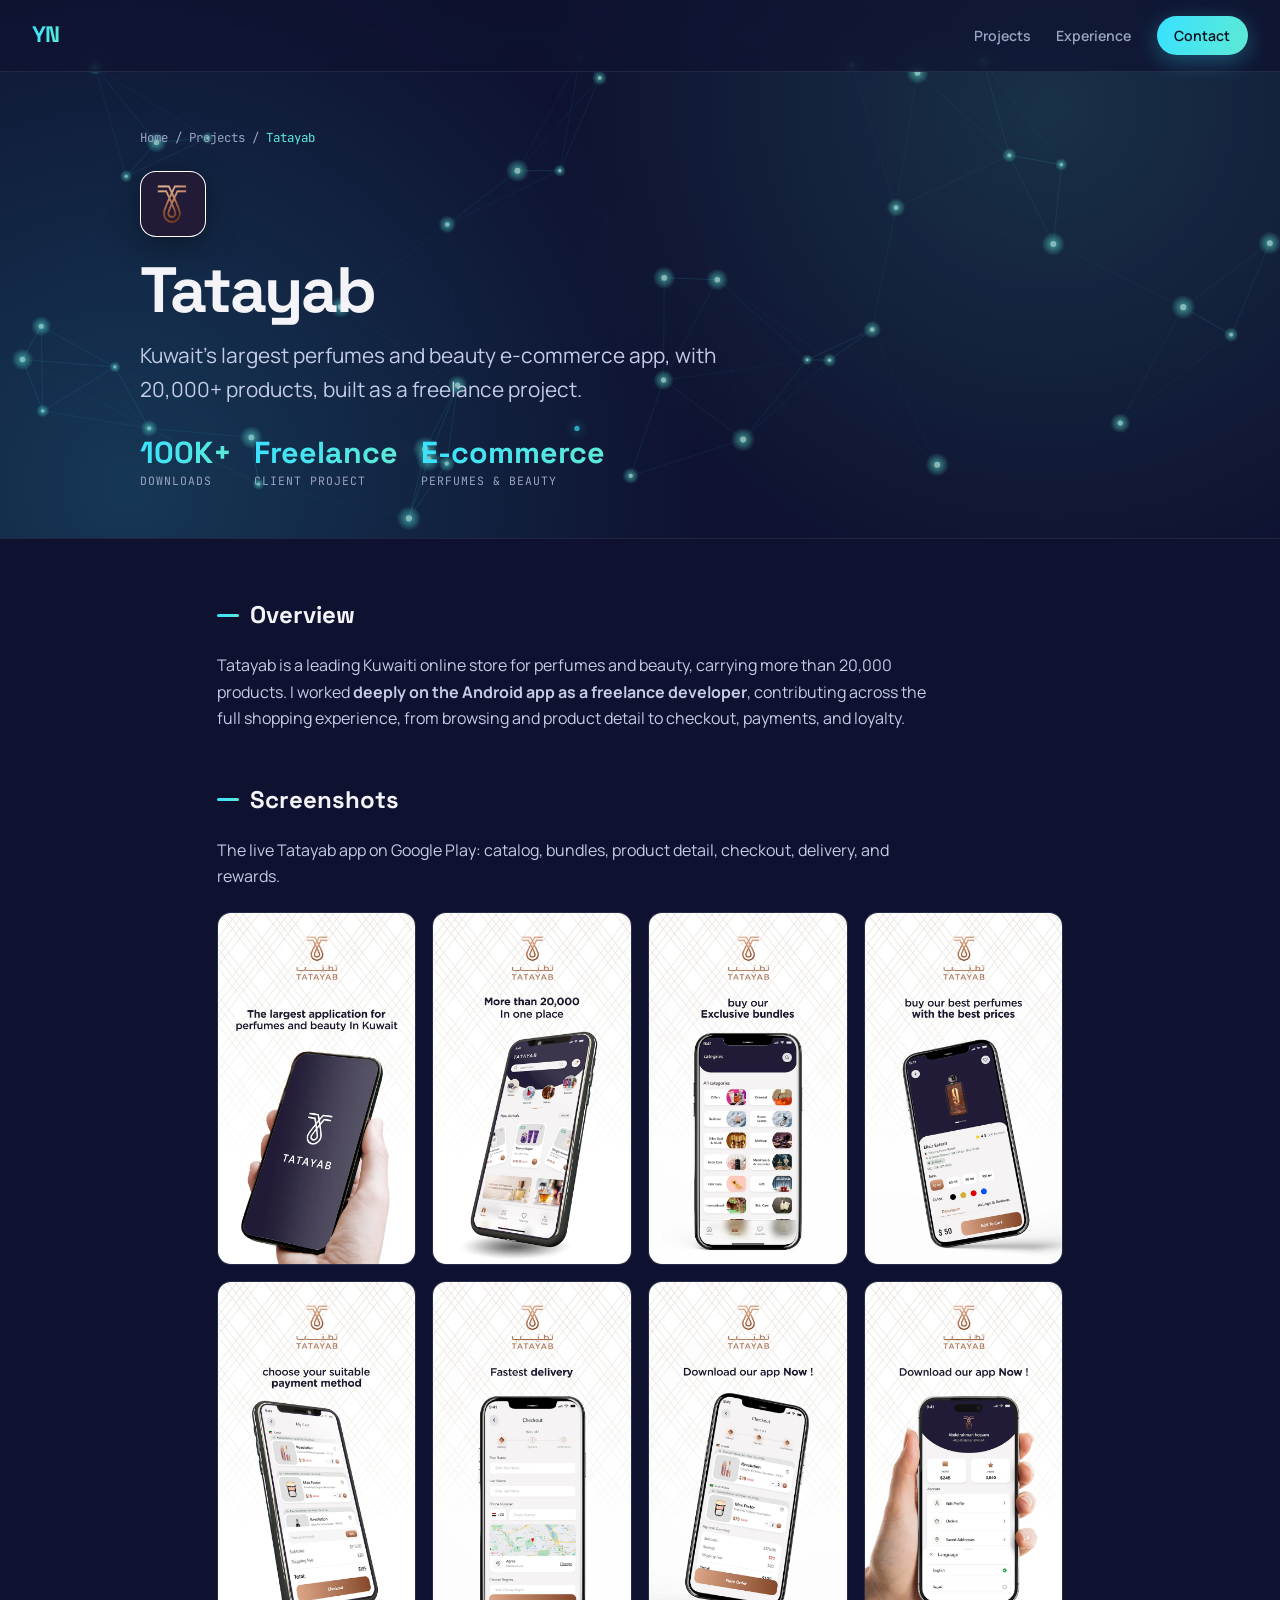
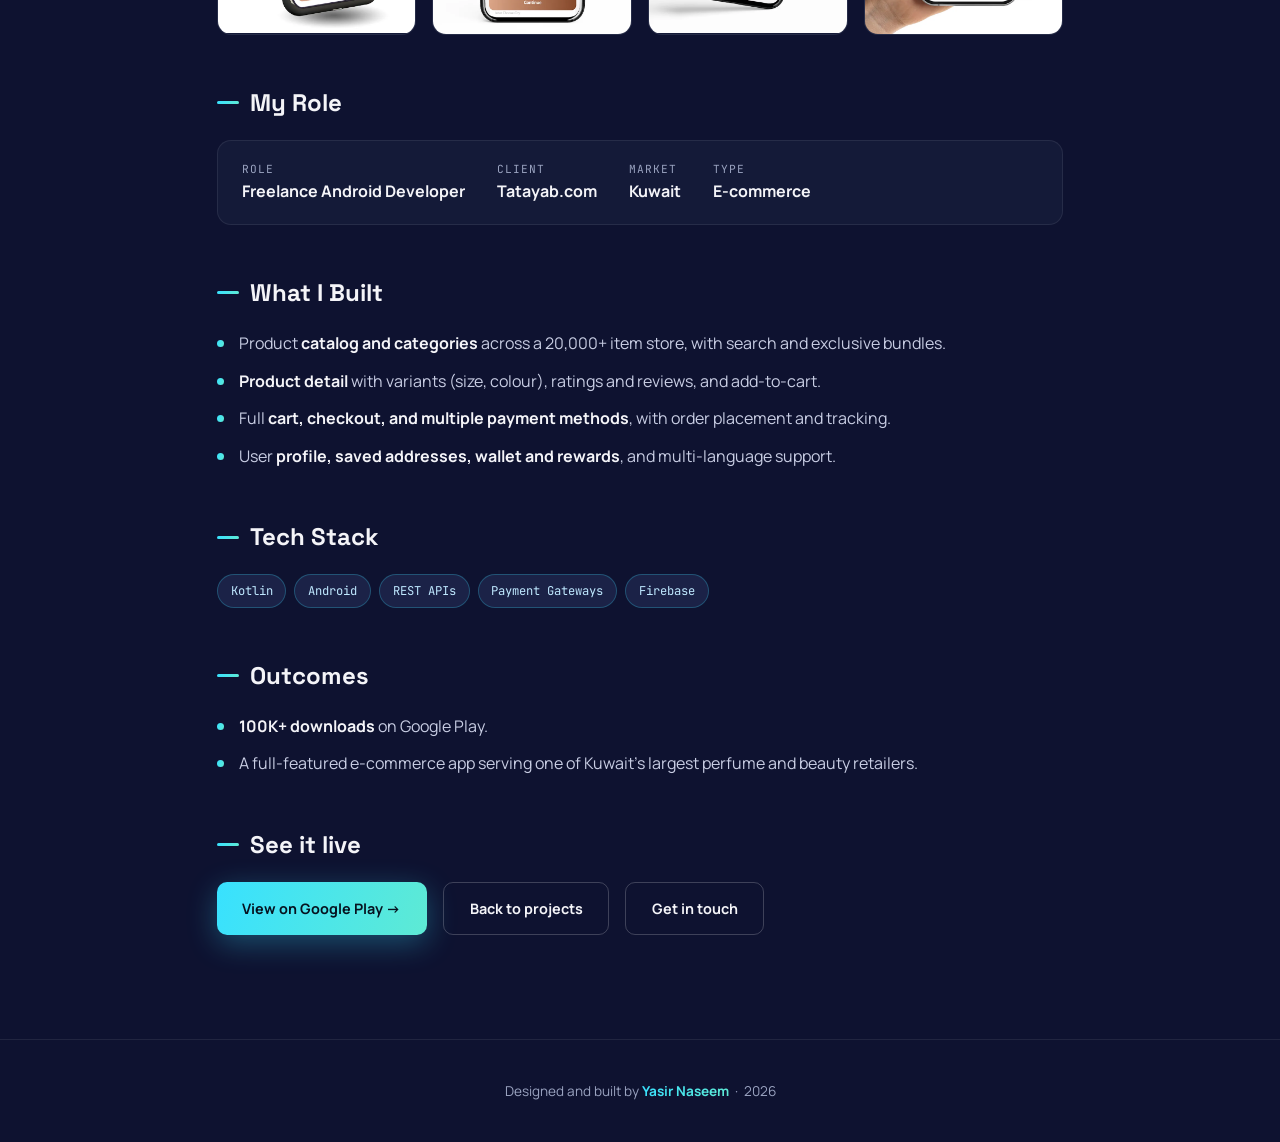
<file: work/tatayab.html>
<!DOCTYPE html>
<html lang="en">
<head>
<meta charset="UTF-8">
<meta name="viewport" content="width=device-width, initial-scale=1.0">
<title>Tatayab · Case Study · Yasir Naseem</title>
<meta name="description" content="Tatayab, Kuwait's largest perfumes and beauty e-commerce Android app, built by Yasir Naseem as a freelance project. 100K+ downloads.">
<link rel="preconnect" href="https://fonts.googleapis.com">
<link rel="preconnect" href="https://fonts.gstatic.com" crossorigin>
<link href="https://fonts.googleapis.com/css2?family=Space+Grotesk:wght@500;600;700&family=Manrope:wght@400;500;600;700;800&family=JetBrains+Mono:wght@400;500;700&display=swap" rel="stylesheet">
<link rel="stylesheet" href="case.css">
<link rel="icon" href="../assets/favicon.svg" type="image/svg+xml">
<link rel="icon" href="../assets/favicon-32.png" sizes="32x32" type="image/png">
<link rel="apple-touch-icon" href="../assets/apple-touch-icon.png">
<script>if(new URLSearchParams(location.search).has('embed'))document.documentElement.classList.add('embed')</script>
</head>
<body>
<nav>
    <a href="../index.html" class="logo grad">YN</a>
    <div class="nav-links">
        <a href="../index.html#projects">Projects</a>
        <a href="../index.html#experience">Experience</a>
        <a href="../index.html#contact" class="nav-cta">Contact</a>
    </div>
</nav>

<header class="chero">
    <canvas id="cg"></canvas>
    <div class="glow"></div>
    <div class="chero-in">
        <div class="crumb"><a href="../index.html">Home</a> / <a href="../index.html#projects">Projects</a> / <span>Tatayab</span></div>
        <div class="logo-badge"><img src="../assets/tatayab/tatayab-logo.webp" alt="Tatayab logo"></div>
        <h1 class="ctitle">Tatayab</h1>
        <p class="ctag">Kuwait's largest perfumes and beauty e-commerce app, with 20,000+ products, built as a freelance project.</p>
        <div class="badges">
            <div class="badge"><span class="num grad">100K+</span><span class="lbl">Downloads</span></div>
            <div class="badge"><span class="num grad">Freelance</span><span class="lbl">Client Project</span></div>
            <div class="badge"><span class="num grad">E-commerce</span><span class="lbl">Perfumes &amp; Beauty</span></div>
        </div>
    </div>
</header>

<div class="wrap">
    <section class="block">
        <h2>Overview</h2>
        <p>Tatayab is a leading Kuwaiti online store for perfumes and beauty, carrying more than 20,000 products. I worked <strong>deeply on the Android app as a freelance developer</strong>, contributing across the full shopping experience, from browsing and product detail to checkout, payments, and loyalty.</p>
    </section>

    <section class="block">
        <h2>Screenshots</h2>
        <p style="margin-bottom:1.4rem">The live Tatayab app on Google Play: catalog, bundles, product detail, checkout, delivery, and rewards.</p>
        <div class="shots">
            <a href="../assets/tatayab/tatayab-1.webp" target="_blank" rel="noopener"><img src="../assets/tatayab/tatayab-1.webp" alt="Tatayab brand splash" loading="lazy"></a>
            <a href="../assets/tatayab/tatayab-2.webp" target="_blank" rel="noopener"><img src="../assets/tatayab/tatayab-2.webp" alt="Tatayab home screen" loading="lazy"></a>
            <a href="../assets/tatayab/tatayab-3.webp" target="_blank" rel="noopener"><img src="../assets/tatayab/tatayab-3.webp" alt="Tatayab exclusive bundles" loading="lazy"></a>
            <a href="../assets/tatayab/tatayab-4.webp" target="_blank" rel="noopener"><img src="../assets/tatayab/tatayab-4.webp" alt="Tatayab product detail" loading="lazy"></a>
            <a href="../assets/tatayab/tatayab-5.webp" target="_blank" rel="noopener"><img src="../assets/tatayab/tatayab-5.webp" alt="Tatayab payment method" loading="lazy"></a>
            <a href="../assets/tatayab/tatayab-6.webp" target="_blank" rel="noopener"><img src="../assets/tatayab/tatayab-6.webp" alt="Tatayab checkout and delivery" loading="lazy"></a>
            <a href="../assets/tatayab/tatayab-7.webp" target="_blank" rel="noopener"><img src="../assets/tatayab/tatayab-7.webp" alt="Tatayab profile and rewards" loading="lazy"></a>
            <a href="../assets/tatayab/tatayab-8.webp" target="_blank" rel="noopener"><img src="../assets/tatayab/tatayab-8.webp" alt="Tatayab download promo" loading="lazy"></a>
        </div>
    </section>

    <section class="block">
        <h2>My Role</h2>
        <div class="rolebar">
            <div><span class="k">Role</span><span class="v">Freelance Android Developer</span></div>
            <div><span class="k">Client</span><span class="v">Tatayab.com</span></div>
            <div><span class="k">Market</span><span class="v">Kuwait</span></div>
            <div><span class="k">Type</span><span class="v">E-commerce</span></div>
        </div>
    </section>

    <section class="block">
        <h2>What I Built</h2>
        <ul class="blist">
            <li>Product <strong>catalog and categories</strong> across a 20,000+ item store, with search and exclusive bundles.</li>
            <li><strong>Product detail</strong> with variants (size, colour), ratings and reviews, and add-to-cart.</li>
            <li>Full <strong>cart, checkout, and multiple payment methods</strong>, with order placement and tracking.</li>
            <li>User <strong>profile, saved addresses, wallet and rewards</strong>, and multi-language support.</li>
        </ul>
    </section>

    <section class="block">
        <h2>Tech Stack</h2>
        <div class="chips">
            <span class="chip">Kotlin</span><span class="chip">Android</span><span class="chip">REST APIs</span><span class="chip">Payment Gateways</span><span class="chip">Firebase</span>
        </div>
    </section>

    <section class="block">
        <h2>Outcomes</h2>
        <ul class="blist">
            <li><strong>100K+ downloads</strong> on Google Play.</li>
            <li>A full-featured e-commerce app serving one of Kuwait's largest perfume and beauty retailers.</li>
        </ul>
    </section>

    <section class="block">
        <h2>See it live</h2>
        <div class="cta">
            <a class="btn p" href="https://play.google.com/store/apps/details?id=com.tatayab.tatayab" target="_blank" rel="noopener">View on Google Play →</a>
            <a class="btn g" href="../index.html#projects" target="_top">Back to projects</a>
            <a class="btn g" href="../index.html#contact" target="_top">Get in touch</a>
        </div>
    </section>
</div>

<footer>
    <p>Designed and built by <span class="grad">Yasir Naseem</span> &nbsp;·&nbsp; 2026</p>
</footer>
<script src="case.js"></script>
</body>
</html>
</file>
<file: work/case.css>
/* ── Neural Graph case-study theme ── */
*,*::before,*::after{margin:0;padding:0;box-sizing:border-box}
:root{
    --bg:#0e1230;--bg2:#141a38;--bg3:#1b2247;
    --cyan:#38e1ff;--teal:#22d3ee;--mint:#5eead4;
    --grad:linear-gradient(110deg,#38e1ff,#5eead4);
    --txt:#f4f4f8;--txt2:#9aa3c0;--line:rgba(255,255,255,.08);
}
html{scroll-behavior:smooth}
body{font-family:'Manrope',sans-serif;background:var(--bg);color:var(--txt);line-height:1.65;overflow-x:hidden}
img{max-width:100%}
a{color:inherit}
::selection{background:rgba(56,225,255,.35)}
::-webkit-scrollbar{width:6px}::-webkit-scrollbar-track{background:#0e1230}::-webkit-scrollbar-thumb{background:var(--cyan);border-radius:4px}

.grad{background:var(--grad);-webkit-background-clip:text;background-clip:text;color:transparent}

/* nav */
nav{position:fixed;top:0;width:100%;z-index:50;display:flex;justify-content:space-between;align-items:center;padding:1rem 2rem;background:rgba(14,18,48,.72);backdrop-filter:blur(14px);border-bottom:1px solid var(--line)}
.logo{font-family:'Space Grotesk';font-weight:700;font-size:1.4rem;text-decoration:none;letter-spacing:-1px}
.nav-links{display:flex;gap:1.6rem;align-items:center}
.nav-links a{color:var(--txt2);text-decoration:none;font-size:.88rem;font-weight:600;transition:color .2s}
.nav-links a:hover{color:var(--txt)}
.nav-cta{padding:.5rem 1.1rem;border-radius:100px;color:#06121f !important;background:var(--grad);box-shadow:0 6px 22px rgba(56,225,255,.3)}

/* hero */
.chero{position:relative;padding:8rem 6vw 3rem;overflow:hidden;border-bottom:1px solid var(--line)}
.chero canvas{position:absolute;inset:0;width:100%;height:100%;z-index:0;opacity:.7}
.chero .glow{position:absolute;inset:0;z-index:0;background:radial-gradient(circle at 82% 20%,rgba(94,234,212,.14),transparent 44%),radial-gradient(circle at 10% 90%,rgba(56,225,255,.18),transparent 46%)}
.chero-in{position:relative;z-index:2;max-width:1000px;margin:0 auto}
.crumb{font-family:'JetBrains Mono';font-size:.78rem;color:var(--txt2);margin-bottom:1.4rem}
.crumb a{color:var(--txt2);text-decoration:none}
.crumb a:hover{color:var(--cyan)}
.crumb span{color:var(--mint)}
.ctitle{font-family:'Space Grotesk';font-weight:700;font-size:clamp(2.4rem,6vw,4rem);line-height:1;letter-spacing:-2px}
.ctag{font-size:clamp(1rem,2.4vw,1.3rem);color:#c3cbe6;margin-top:1rem;max-width:640px}
.badges{display:flex;flex-wrap:wrap;gap:1.4rem;margin-top:2rem}
.badge{display:flex;flex-direction:column;gap:.15rem}
.badge .num{font-family:'Space Grotesk';font-weight:700;font-size:1.9rem;line-height:1}
.badge .lbl{font-family:'JetBrains Mono';font-size:.72rem;text-transform:uppercase;letter-spacing:1px;color:var(--txt2)}

/* body */
.wrap{max-width:1000px;margin:0 auto;padding:3.5rem 6vw}
.block{margin-bottom:3rem}
.block h2{font-family:'Space Grotesk';font-size:1.5rem;font-weight:700;margin-bottom:1.1rem;display:flex;align-items:center;gap:.7rem}
.block h2::before{content:"";width:22px;height:3px;background:var(--grad);border-radius:3px}
.block p{color:#c3cbe6;max-width:720px}
.rolebar{display:flex;flex-wrap:wrap;gap:.6rem 2rem;padding:1.2rem 1.5rem;border-radius:14px;background:var(--bg2);border:1px solid var(--line)}
.rolebar div{display:flex;flex-direction:column}
.rolebar .k{font-family:'JetBrains Mono';font-size:.7rem;text-transform:uppercase;letter-spacing:1px;color:var(--txt2)}
.rolebar .v{font-weight:700;color:var(--txt)}
.blist{list-style:none;display:flex;flex-direction:column;gap:.7rem;max-width:760px}
.blist li{position:relative;padding-left:1.4rem;color:#c8cde3}
.blist li::before{content:"";position:absolute;left:0;top:.62rem;width:7px;height:7px;border-radius:50%;background:var(--grad)}
.blist strong{color:var(--txt)}
.chips{display:flex;flex-wrap:wrap;gap:.5rem}
.chip{font-family:'JetBrains Mono';font-size:.76rem;padding:.35rem .8rem;border-radius:100px;background:var(--bg3);border:1px solid rgba(56,225,255,.25);color:#bfe8ff}
.cta{display:flex;flex-wrap:wrap;gap:1rem;margin-top:1rem}
.btn{padding:.85rem 1.6rem;border-radius:10px;font-weight:700;font-size:.9rem;text-decoration:none;transition:.2s;display:inline-flex;align-items:center;gap:.5rem}
.btn.p{background:var(--grad);color:#06121f;box-shadow:0 8px 30px rgba(56,225,255,.3)}
.btn.p:hover{transform:translateY(-2px)}
.btn.g{border:1px solid rgba(255,255,255,.2);color:var(--txt)}
.btn.g:hover{border-color:var(--cyan);color:var(--cyan)}
.logo-badge{width:66px;height:66px;border-radius:16px;overflow:hidden;margin-bottom:1.3rem;border:1px solid var(--line);background:#fff;box-shadow:0 8px 30px rgba(0,0,0,.35)}
.logo-badge img{width:100%;height:100%;object-fit:cover;display:block}
.shots{display:grid;grid-template-columns:repeat(auto-fill,minmax(190px,1fr));gap:1rem}
.shots a{display:block;border-radius:14px;overflow:hidden;border:1px solid var(--line);background:var(--bg2);transition:transform .25s,border-color .25s}
.shots a:hover{transform:translateY(-5px);border-color:rgba(56,225,255,.55)}
.shots img{display:block;width:100%;height:auto}
/* embedded (inside the portfolio drawer) — hide chrome for a clean preview */
html.embed nav{display:none}
html.embed footer{display:none}
html.embed .crumb{display:none}
html.embed .chero{padding-top:2.8rem}
footer{text-align:center;padding:2.5rem 2rem;border-top:1px solid var(--line);color:var(--txt2);font-size:.85rem}
footer .grad{font-weight:700}
@media(max-width:600px){.chero{padding:7rem 6vw 2.5rem}.nav-links a:not(.nav-cta){display:none}}
</file>
